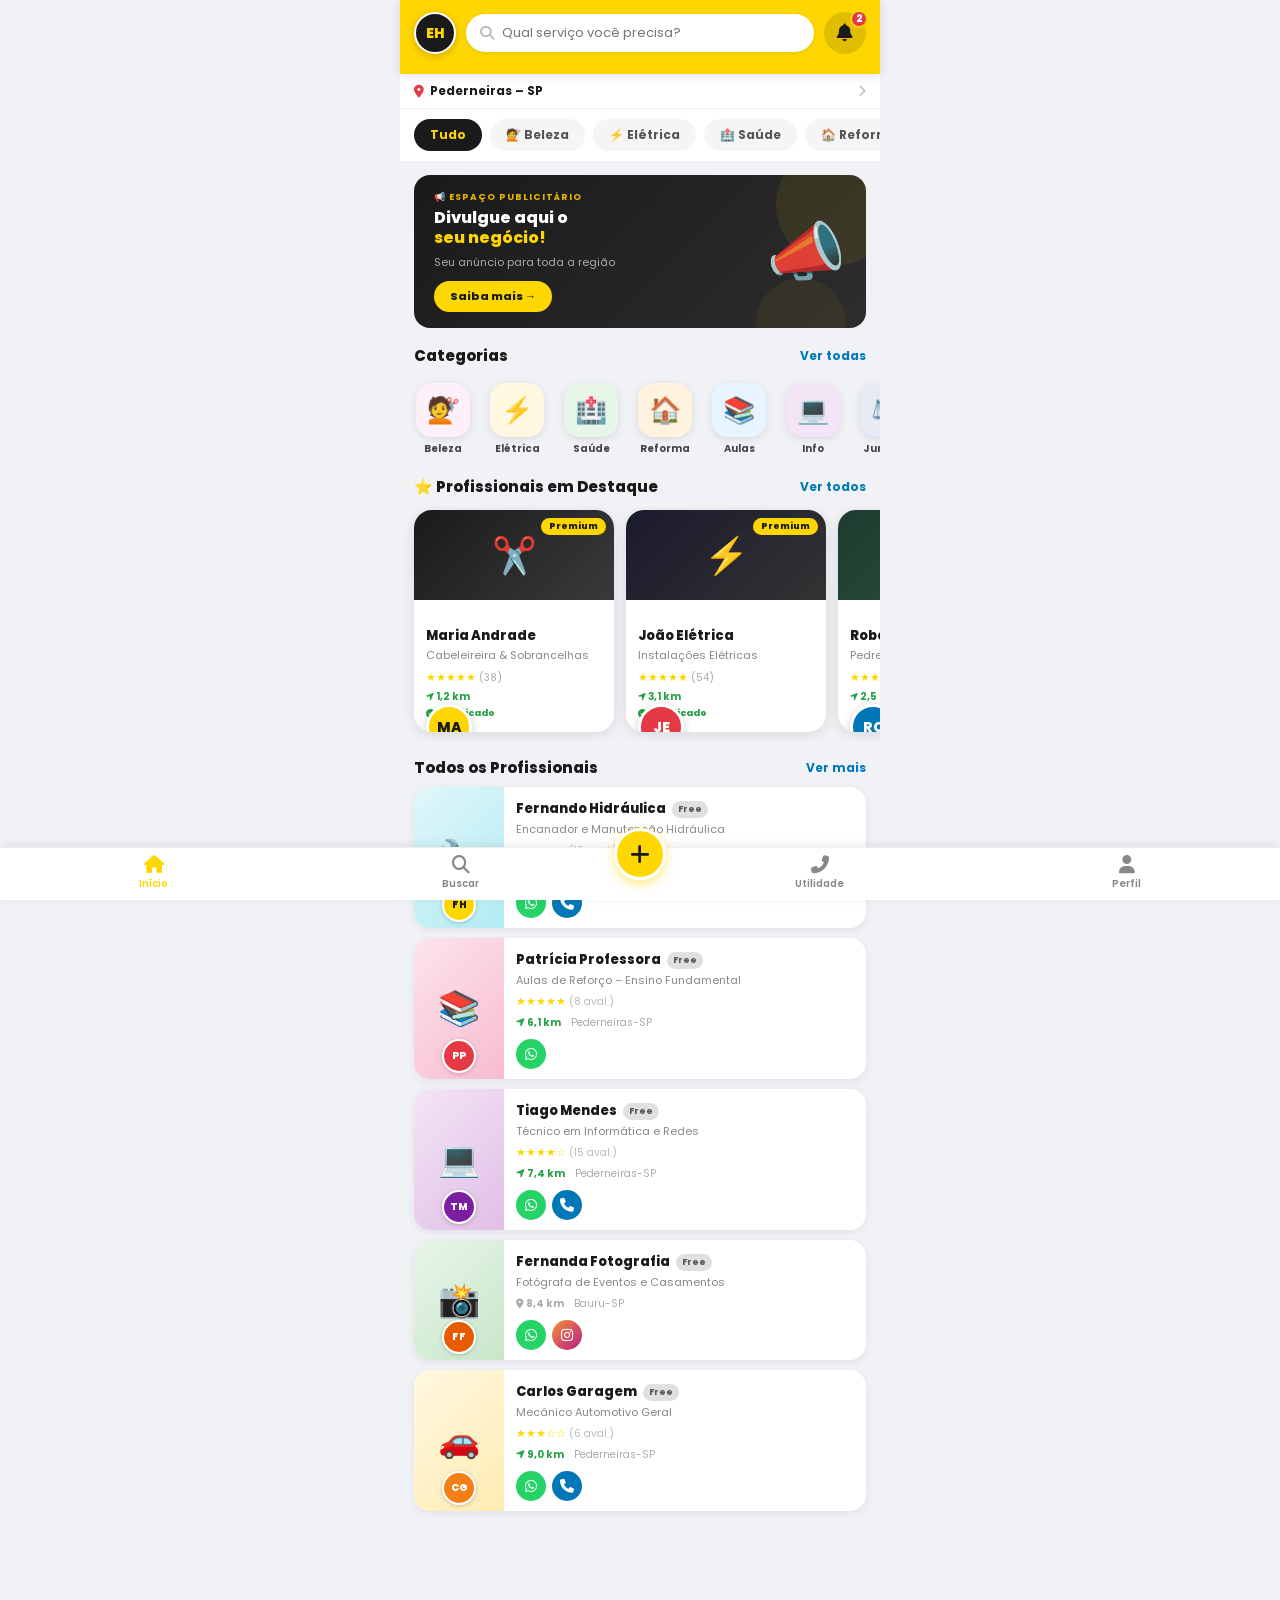
<file: index.html>
<!DOCTYPE html>
<html lang="pt-BR">
<head>
<meta charset="UTF-8"/>
<meta name="viewport" content="width=device-width, initial-scale=1.0"/>
<title>TÁNAMÃO – Profissionais e Serviços</title>
<link rel="stylesheet" href="style.css"/>
<link href="https://fonts.googleapis.com/css2?family=Poppins:wght@400;600;700;800&display=swap" rel="stylesheet"/>
<link rel="stylesheet" href="https://cdnjs.cloudflare.com/ajax/libs/font-awesome/6.5.0/css/all.min.css"/>
<style>
*,*::before,*::after{box-sizing:border-box;margin:0;padding:0;}
body{font-family:'Poppins',sans-serif;background:#f0f2f5;color:#1a1a1a;max-width:480px;margin:0 auto;padding-bottom:80px;}

/* ═══════════════════════════════
   TOPO FIXO
═══════════════════════════════ */
.app-header{
  background:#FFD700;
  padding:12px 14px 10px;
  position:sticky;top:0;z-index:100;
  box-shadow:0 2px 10px rgba(0,0,0,0.12);
}
.header-row1{
  display:flex;align-items:center;gap:10px;margin-bottom:10px;
}
/* Avatar do usuário */
.user-avatar{
  width:42px;height:42px;border-radius:50%;
  background:#1a1a1a;color:#FFD700;font-size:14px;font-weight:800;
  display:flex;align-items:center;justify-content:center;
  border:2px solid #fff;flex-shrink:0;cursor:pointer;overflow:hidden;
  box-shadow:0 2px 8px rgba(0,0,0,0.2);
}
/* Campo de busca */
.search-wrap{
  flex:1;display:flex;align-items:center;
  background:#fff;border-radius:22px;
  padding:9px 14px;gap:8px;
  box-shadow:0 1px 4px rgba(0,0,0,0.1);
}
.search-wrap i{color:#bbb;font-size:14px;}
.search-wrap input{
  flex:1;border:none;outline:none;
  font-family:'Poppins',sans-serif;font-size:13px;background:transparent;color:#1a1a1a;
}
/* Sino */
.bell-wrap{position:relative;flex-shrink:0;}
.bell-btn{
  width:42px;height:42px;border-radius:50%;
  background:rgba(0,0,0,0.12);border:none;
  color:#1a1a1a;font-size:18px;cursor:pointer;
  display:flex;align-items:center;justify-content:center;
}
.notif-badge{
  position:absolute;top:-2px;right:-2px;
  background:#e63946;color:#fff;
  border-radius:50%;min-width:18px;height:18px;
  font-size:10px;font-weight:800;
  display:flex;align-items:center;justify-content:center;
  border:2px solid #FFD700;padding:0 3px;
}

/* LOCALIZAÇÃO */
.location-strip{
  display:flex;align-items:center;gap:6px;
  padding:8px 14px;background:#fff;
  border-bottom:1px solid #f0f0f0;cursor:pointer;
}
.location-strip i{color:#e63946;font-size:13px;}
.location-strip span{font-size:12px;font-weight:700;color:#1a1a1a;flex:1;}
.location-strip .chevron{color:#bbb;font-size:12px;}

/* ═══════════════════════════════
   FILTRO CATEGORIAS (horizontal)
═══════════════════════════════ */
.filter-scroll{
  display:flex;gap:8px;
  padding:10px 14px;overflow-x:auto;background:#fff;
  border-bottom:2px solid #f0f0f0;
}
.filter-scroll::-webkit-scrollbar{display:none;}
.f-chip{
  white-space:nowrap;border:none;
  background:#f5f5f5;border-radius:20px;
  padding:7px 16px;font-family:'Poppins',sans-serif;
  font-size:12px;font-weight:700;color:#555;cursor:pointer;
  flex-shrink:0;transition:all 0.15s;
}
.f-chip.active{background:#1a1a1a;color:#FFD700;}
.f-chip:active{transform:scale(0.96);}

/* ═══════════════════════════════
   BANNER PUBLICITÁRIO
═══════════════════════════════ */
.banner-wrap{padding:12px 14px 0;}
.ad-banner{
  background:linear-gradient(135deg,#1a1a1a 0%,#2d2d2d 100%);
  border-radius:16px;padding:16px 20px;
  display:flex;align-items:center;justify-content:space-between;
  overflow:hidden;position:relative;cursor:pointer;
}
.ad-banner::before{
  content:'';position:absolute;
  right:-30px;top:-30px;
  width:120px;height:120px;border-radius:50%;
  background:rgba(255,215,0,0.08);
}
.ad-banner::after{
  content:'';position:absolute;
  right:20px;bottom:-40px;
  width:90px;height:90px;border-radius:50%;
  background:rgba(255,215,0,0.05);
}
.ad-text .ad-tag{
  font-size:9px;font-weight:700;letter-spacing:1px;
  color:#e6b800;text-transform:uppercase;margin-bottom:4px;
}
.ad-text .ad-title{
  font-size:16px;font-weight:800;color:#fff;line-height:1.25;margin-bottom:6px;
}
.ad-text .ad-title span{color:#FFD700;}
.ad-text .ad-sub{font-size:11px;color:#aaa;margin-bottom:10px;}
.btn-ad{
  background:#FFD700;color:#1a1a1a;border:none;
  border-radius:20px;padding:7px 16px;
  font-family:'Poppins',sans-serif;font-size:11px;font-weight:800;cursor:pointer;
}

/* ═══════════════════════════════
   ÍCONES DE CATEGORIAS
═══════════════════════════════ */
.section-header{
  display:flex;align-items:center;justify-content:space-between;
  padding:16px 14px 8px;
}
.section-header h2{font-size:15px;font-weight:800;}
.section-header a{font-size:12px;font-weight:700;color:#0077b6;text-decoration:none;}

.cat-icons-wrap{
  display:flex;gap:0;
  padding:0 6px 4px;overflow-x:auto;
}
.cat-icons-wrap::-webkit-scrollbar{display:none;}
.cat-icon-item{
  display:flex;flex-direction:column;align-items:center;gap:6px;
  padding:8px 10px;cursor:pointer;flex-shrink:0;min-width:72px;
}
.cat-icon-item:active .cat-icon-circle{transform:scale(0.92);}
.cat-icon-circle{
  width:54px;height:54px;border-radius:16px;
  display:flex;align-items:center;justify-content:center;
  font-size:26px;transition:transform 0.15s;
  box-shadow:0 2px 8px rgba(0,0,0,0.1);
}
.cat-icon-label{font-size:10px;font-weight:700;color:#444;text-align:center;line-height:1.2;}

/* ═══════════════════════════════
   DESTAQUES — SCROLL HORIZONTAL
═══════════════════════════════ */
.highlight-wrap{
  display:flex;gap:12px;
  padding:4px 14px 8px;overflow-x:auto;
}
.highlight-wrap::-webkit-scrollbar{display:none;}

.hl-card{
  min-width:200px;max-width:200px;
  background:#fff;border-radius:18px;
  overflow:hidden;box-shadow:0 3px 14px rgba(0,0,0,0.1);
  cursor:pointer;flex-shrink:0;position:relative;
  transition:transform 0.15s;
}
.hl-card:active{transform:scale(0.97);}
.hl-cover{
  height:90px;position:relative;overflow:hidden;
  display:flex;align-items:center;justify-content:center;font-size:36px;
}
.hl-avatar{
  position:absolute;bottom:-18px;left:12px;
  width:46px;height:46px;border-radius:50%;
  background:#FFD700;color:#1a1a1a;font-size:14px;font-weight:800;
  display:flex;align-items:center;justify-content:center;
  border:3px solid #fff;z-index:2;
  box-shadow:0 2px 8px rgba(0,0,0,0.2);
}
.hl-plan-tag{
  position:absolute;top:8px;right:8px;
  background:#FFD700;color:#1a1a1a;
  font-size:9px;font-weight:800;
  padding:2px 8px;border-radius:20px;
}
.hl-plan-tag.pro{background:#0077b6;color:#fff;}
.hl-body{padding:26px 12px 12px;}
.hl-name{font-size:13px;font-weight:800;margin-bottom:1px;}
.hl-role{font-size:11px;color:#888;margin-bottom:5px;white-space:nowrap;overflow:hidden;text-overflow:ellipsis;}
.hl-stars{font-size:11px;color:#FFD700;}
.hl-stars span{color:#aaa;font-size:10px;}
.hl-dist{font-size:10px;color:#25a244;font-weight:700;margin-top:3px;}
.hl-dist i{font-size:9px;}
.verified-tag{
  font-size:9px;color:#25a244;font-weight:800;
  display:flex;align-items:center;gap:3px;margin-top:2px;
}

/* ═══════════════════════════════
   LISTA VERTICAL — sem destaque
═══════════════════════════════ */
.list-section{padding:0 14px;}
.list-card{
  background:#fff;border-radius:16px;margin-bottom:10px;
  overflow:hidden;box-shadow:0 2px 8px rgba(0,0,0,0.07);
  cursor:pointer;display:flex;align-items:stretch;
  transition:transform 0.15s;
}
.list-card:active{transform:scale(0.98);}
.list-cover-side{
  width:90px;min-height:90px;flex-shrink:0;
  display:flex;align-items:center;justify-content:center;
  font-size:34px;position:relative;
}
.list-avatar-sm{
  position:absolute;bottom:6px;left:50%;transform:translateX(-50%);
  width:34px;height:34px;border-radius:50%;
  background:#FFD700;color:#1a1a1a;font-size:10px;font-weight:800;
  display:flex;align-items:center;justify-content:center;
  border:2px solid #fff;
  box-shadow:0 1px 4px rgba(0,0,0,0.2);
}
.list-info{flex:1;padding:12px 12px 10px;}
.list-header{display:flex;align-items:center;gap:6px;margin-bottom:2px;}
.list-name{font-size:13px;font-weight:800;}
.list-role{font-size:11px;color:#888;margin-bottom:4px;}
.list-stars{font-size:11px;color:#FFD700;}
.list-stars span{color:#bbb;font-size:10px;}
.list-meta{display:flex;align-items:center;gap:10px;margin-top:5px;flex-wrap:wrap;}
.list-dist{font-size:10px;color:#25a244;font-weight:700;}
.list-city{font-size:10px;color:#aaa;}
.list-contact-row{display:flex;gap:6px;margin-top:8px;}
.lc-btn{
  width:30px;height:30px;border-radius:50%;border:none;
  display:flex;align-items:center;justify-content:center;
  font-size:14px;cursor:pointer;color:#fff;
}

/* ═══════════════════════════════
   NOTIF DRAWER
═══════════════════════════════ */
.notif-overlay{position:fixed;inset:0;background:rgba(0,0,0,0.5);z-index:200;display:none;}
.notif-overlay.open{display:block;}
.notif-drawer{
  position:fixed;top:0;right:0;width:300px;max-width:100vw;height:100vh;
  background:#fff;z-index:201;
  transform:translateX(100%);transition:transform 0.3s cubic-bezier(.4,0,.2,1);
  display:flex;flex-direction:column;
}
.notif-drawer.open{transform:translateX(0);}
.notif-head{background:#FFD700;padding:14px 16px;display:flex;align-items:center;justify-content:space-between;}
.notif-head h2{font-size:16px;font-weight:800;}
.notif-close{background:none;border:none;font-size:20px;cursor:pointer;}
.notif-list{flex:1;overflow-y:auto;}
.notif-item{
  display:flex;gap:12px;padding:14px 16px;
  border-bottom:1px solid #f5f5f5;cursor:pointer;
}
.notif-item.unread{background:#fffde7;}
.notif-ico{width:40px;height:40px;border-radius:12px;display:flex;align-items:center;justify-content:center;font-size:18px;flex-shrink:0;}
.notif-body p{font-size:12px;color:#1a1a1a;line-height:1.5;margin-bottom:2px;}
.notif-body span{font-size:10px;color:#aaa;}
.unread-dot{width:8px;height:8px;border-radius:50%;background:#e63946;flex-shrink:0;margin-top:4px;}
.mark-all-btn{padding:12px;border:none;background:#fff;border-top:1px solid #eee;font-family:'Poppins',sans-serif;font-size:12px;font-weight:700;color:#0077b6;cursor:pointer;width:100%;}

/* MODAL LOCALIZAÇÃO */
.loc-modal{position:fixed;inset:0;background:rgba(0,0,0,0.5);z-index:300;display:none;align-items:flex-end;}
.loc-modal.open{display:flex;}
.loc-modal-card{background:#fff;border-radius:24px 24px 0 0;padding:20px 18px 36px;width:100%;}
.loc-modal-card h2{font-size:17px;font-weight:800;margin-bottom:4px;}
.loc-modal-card p{font-size:12px;color:#888;margin-bottom:16px;}
.loc-opt{display:flex;align-items:center;gap:14px;padding:14px;border-radius:14px;border:2px solid #eee;margin-bottom:8px;cursor:pointer;transition:all 0.15s;}
.loc-opt.active,.loc-opt:hover{border-color:#FFD700;background:#fffde7;}
.loc-opt-ico{width:44px;height:44px;border-radius:12px;display:flex;align-items:center;justify-content:center;font-size:22px;flex-shrink:0;}
.loc-opt-title{font-size:14px;font-weight:700;}
.loc-opt-sub{font-size:11px;color:#888;}
.loc-input{width:100%;border:2px solid #eee;border-radius:12px;padding:12px 14px;font-family:'Poppins',sans-serif;font-size:13px;outline:none;margin-top:6px;display:none;}
.loc-input:focus{border-color:#FFD700;}
.btn-confirmar-loc{width:100%;background:#FFD700;color:#1a1a1a;border:none;border-radius:14px;padding:15px;font-family:'Poppins',sans-serif;font-size:15px;font-weight:800;cursor:pointer;margin-top:14px;}
</style>
</head>
<body>

<!-- ══════════ TOPO ══════════ -->
<div class="app-header">
  <div class="header-row1">
    <!-- AVATAR DO USUÁRIO -->
    <a href="minha-conta.html">
      <div class="user-avatar" title="Minha Conta">EH</div>
    </a>
    <!-- BUSCA -->
    <div class="search-wrap" onclick="window.location='busca.html'" style="cursor:pointer;">
      <i class="fas fa-search"></i>
      <input type="text" placeholder="Qual serviço você precisa?" readonly style="cursor:pointer;"/>
    </div>
    <!-- SINO -->
    <div class="bell-wrap">
      <button class="bell-btn" onclick="abrirNotif()" title="Notificações">
        <i class="fas fa-bell"></i>
      </button>
      <div class="notif-badge" id="notifBadge">2</div>
    </div>
  </div>
</div>

<!-- ══════════ LOCALIZAÇÃO ══════════ -->
<div class="location-strip" onclick="abrirLocModal()">
  <i class="fas fa-map-marker-alt"></i>
  <span id="locLabel">Pederneiras – SP</span>
  <i class="fas fa-chevron-right chevron"></i>
</div>

<!-- ══════════ FILTRO POR CATEGORIA ══════════ -->
<div class="filter-scroll" id="filterScroll">
  <button class="f-chip active" onclick="filtrar(this,'Tudo')">Tudo</button>
  <button class="f-chip" onclick="filtrar(this,'Beleza')">💇 Beleza</button>
  <button class="f-chip" onclick="filtrar(this,'Elétrica')">⚡ Elétrica</button>
  <button class="f-chip" onclick="filtrar(this,'Saúde')">🏥 Saúde</button>
  <button class="f-chip" onclick="filtrar(this,'Reforma')">🏠 Reforma</button>
  <button class="f-chip" onclick="filtrar(this,'Aulas')">📚 Aulas</button>
  <button class="f-chip" onclick="filtrar(this,'Informática')">💻 Info</button>
  <button class="f-chip" onclick="filtrar(this,'Advocacia')">⚖️ Juridico</button>
  <button class="f-chip" onclick="filtrar(this,'Fotografia')">📸 Foto</button>
  <button class="f-chip" onclick="filtrar(this,'Automotivo')">🚗 Auto</button>
</div>

<!-- ══════════ BANNER PUBLICITÁRIO ══════════ -->
<div class="banner-wrap">
  <div class="ad-banner" onclick="window.location='planos.html'">
    <div class="ad-text">
      <div class="ad-tag">📢 Espaço Publicitário</div>
      <div class="ad-title">Divulgue aqui o<br/><span>seu negócio!</span></div>
      <div class="ad-sub">Seu anúncio para toda a região</div>
      <button class="btn-ad">Saiba mais →</button>
    </div>
    <div style="font-size:64px;z-index:1;position:relative;opacity:0.9;">📣</div>
  </div>
</div>

<!-- ══════════ ÍCONES DE CATEGORIAS ══════════ -->
<div class="section-header">
  <h2>Categorias</h2>
  <a href="busca.html">Ver todas</a>
</div>
<div class="cat-icons-wrap">
  <div class="cat-icon-item" onclick="filtrarCat('Beleza')">
    <div class="cat-icon-circle" style="background:#fdf0fb;">💇</div>
    <span class="cat-icon-label">Beleza</span>
  </div>
  <div class="cat-icon-item" onclick="filtrarCat('Elétrica')">
    <div class="cat-icon-circle" style="background:#fff8e1;">⚡</div>
    <span class="cat-icon-label">Elétrica</span>
  </div>
  <div class="cat-icon-item" onclick="filtrarCat('Saúde')">
    <div class="cat-icon-circle" style="background:#e8f5e9;">🏥</div>
    <span class="cat-icon-label">Saúde</span>
  </div>
  <div class="cat-icon-item" onclick="filtrarCat('Reforma')">
    <div class="cat-icon-circle" style="background:#fff3e0;">🏠</div>
    <span class="cat-icon-label">Reforma</span>
  </div>
  <div class="cat-icon-item" onclick="filtrarCat('Aulas')">
    <div class="cat-icon-circle" style="background:#e8f4ff;">📚</div>
    <span class="cat-icon-label">Aulas</span>
  </div>
  <div class="cat-icon-item" onclick="filtrarCat('Informática')">
    <div class="cat-icon-circle" style="background:#f3e5f5;">💻</div>
    <span class="cat-icon-label">Info</span>
  </div>
  <div class="cat-icon-item" onclick="filtrarCat('Advocacia')">
    <div class="cat-icon-circle" style="background:#e8eaf6;">⚖️</div>
    <span class="cat-icon-label">Jurídico</span>
  </div>
  <div class="cat-icon-item" onclick="filtrarCat('Automotivo')">
    <div class="cat-icon-circle" style="background:#fce4ec;">🚗</div>
    <span class="cat-icon-label">Auto</span>
  </div>
  <div class="cat-icon-item" onclick="filtrarCat('Fotografia')">
    <div class="cat-icon-circle" style="background:#e0f7fa;">📸</div>
    <span class="cat-icon-label">Foto</span>
  </div>
  <div class="cat-icon-item" onclick="filtrarCat('Contabilidade')">
    <div class="cat-icon-circle" style="background:#f1f8e9;">📊</div>
    <span class="cat-icon-label">Contab.</span>
  </div>
  <div class="cat-icon-item" onclick="filtrarCat('Hidráulica')">
    <div class="cat-icon-circle" style="background:#e3f2fd;">🔧</div>
    <span class="cat-icon-label">Hidráulica</span>
  </div>
  <div class="cat-icon-item" onclick="window.location='busca.html'">
    <div class="cat-icon-circle" style="background:#f5f5f5;">+</div>
    <span class="cat-icon-label">Ver todas</span>
  </div>
</div>

<!-- ══════════ DESTAQUES — SCROLL HORIZONTAL ══════════ -->
<div class="section-header" style="padding-top:8px;">
  <h2>⭐ Profissionais em Destaque</h2>
  <a href="busca.html">Ver todos</a>
</div>
<div class="highlight-wrap" id="highlightWrap">

  <!-- PREMIUM 1 -->
  <a href="perfil.html" class="hl-card">
    <div class="hl-cover" style="background:linear-gradient(135deg,#1a1a1a,#3a3a3a);">✂️
      <span class="hl-plan-tag">Premium</span>
    </div>
    <div class="hl-avatar">MA</div>
    <div class="hl-body">
      <div class="hl-name">Maria Andrade</div>
      <div class="hl-role">Cabeleireira &amp; Sobrancelhas</div>
      <div class="hl-stars">★★★★★ <span>(38)</span></div>
      <div class="hl-dist"><i class="fas fa-location-arrow"></i> 1,2 km</div>
      <div class="verified-tag"><i class="fas fa-check-circle" style="color:#25a244;"></i> Verificado</div>
    </div>
  </a>

  <!-- PREMIUM 2 -->
  <a href="perfil.html" class="hl-card">
    <div class="hl-cover" style="background:linear-gradient(135deg,#1a1a2e,#333);">⚡
      <span class="hl-plan-tag">Premium</span>
    </div>
    <div class="hl-avatar" style="background:#e63946;color:#fff;">JE</div>
    <div class="hl-body">
      <div class="hl-name">João Elétrica</div>
      <div class="hl-role">Instalações Elétricas</div>
      <div class="hl-stars">★★★★★ <span>(54)</span></div>
      <div class="hl-dist"><i class="fas fa-location-arrow"></i> 3,1 km</div>
      <div class="verified-tag"><i class="fas fa-check-circle" style="color:#25a244;"></i> Verificado</div>
    </div>
  </a>

  <!-- PRÓ 1 -->
  <a href="perfil.html" class="hl-card">
    <div class="hl-cover" style="background:linear-gradient(135deg,#1e3a2f,#2d5a3d);">🍽️
      <span class="hl-plan-tag pro">Pró</span>
    </div>
    <div class="hl-avatar" style="background:#0077b6;color:#fff;">RC</div>
    <div class="hl-body">
      <div class="hl-name">Roberto Construções</div>
      <div class="hl-role">Pedreiro e Reformas</div>
      <div class="hl-stars">★★★★☆ <span>(21)</span></div>
      <div class="hl-dist"><i class="fas fa-location-arrow"></i> 2,5 km</div>
    </div>
  </a>

  <!-- PRÓ 2 -->
  <a href="perfil.html" class="hl-card">
    <div class="hl-cover" style="background:linear-gradient(135deg,#2c1810,#5a3020);">📸
      <span class="hl-plan-tag pro">Pró</span>
    </div>
    <div class="hl-avatar" style="background:#25a244;color:#fff;">LS</div>
    <div class="hl-body">
      <div class="hl-name">Luciana Silva</div>
      <div class="hl-role">Nutricionista Clínica</div>
      <div class="hl-stars">★★★★★ <span>(17)</span></div>
      <div class="hl-dist"><i class="fas fa-location-arrow"></i> 4,0 km</div>
    </div>
  </a>

  <!-- PRÓ 3 -->
  <a href="perfil.html" class="hl-card">
    <div class="hl-cover" style="background:linear-gradient(135deg,#1a1a3e,#2a2a5a);">⚖️
      <span class="hl-plan-tag pro">Pró</span>
    </div>
    <div class="hl-avatar" style="background:#0a66c2;color:#fff;">DR</div>
    <div class="hl-body">
      <div class="hl-name">Dr. Rafael Mendes</div>
      <div class="hl-role">Advogado Civil</div>
      <div class="hl-stars">★★★★☆ <span>(29)</span></div>
      <div class="hl-dist"><i class="fas fa-location-arrow"></i> 12 km</div>
    </div>
  </a>

</div>

<!-- ══════════ LISTA VERTICAL — SEM DESTAQUE ══════════ -->
<div class="section-header">
  <h2>Todos os Profissionais</h2>
  <a href="busca.html">Ver mais</a>
</div>

<div class="list-section" id="listSection">

  <a href="perfil.html" class="list-card">
    <div class="list-cover-side" style="background:linear-gradient(135deg,#e0f7fa,#b2ebf2);">🔧
      <div class="list-avatar-sm">FH</div>
    </div>
    <div class="list-info">
      <div class="list-header">
        <span class="list-name">Fernando Hidráulica</span>
        <span class="badge badge-free" style="font-size:9px;padding:2px 6px;">Free</span>
      </div>
      <div class="list-role">Encanador e Manutenção Hidráulica</div>
      <div class="list-stars">★★★★☆ <span>(12 aval.)</span></div>
      <div class="list-meta">
        <span class="list-dist"><i class="fas fa-location-arrow"></i> 5,3 km</span>
        <span class="list-city">Pederneiras-SP</span>
      </div>
      <div class="list-contact-row">
        <button class="lc-btn" style="background:#25D366;" onclick="event.stopPropagation()"><i class="fab fa-whatsapp"></i></button>
        <button class="lc-btn" style="background:#0077b6;" onclick="event.stopPropagation()"><i class="fas fa-phone"></i></button>
      </div>
    </div>
  </a>

  <a href="perfil.html" class="list-card">
    <div class="list-cover-side" style="background:linear-gradient(135deg,#fce4ec,#f8bbd0);">📚
      <div class="list-avatar-sm" style="background:#e63946;color:#fff;">PP</div>
    </div>
    <div class="list-info">
      <div class="list-header">
        <span class="list-name">Patrícia Professora</span>
        <span class="badge badge-free" style="font-size:9px;padding:2px 6px;">Free</span>
      </div>
      <div class="list-role">Aulas de Reforço – Ensino Fundamental</div>
      <div class="list-stars">★★★★★ <span>(8 aval.)</span></div>
      <div class="list-meta">
        <span class="list-dist"><i class="fas fa-location-arrow"></i> 6,1 km</span>
        <span class="list-city">Pederneiras-SP</span>
      </div>
      <div class="list-contact-row">
        <button class="lc-btn" style="background:#25D366;" onclick="event.stopPropagation()"><i class="fab fa-whatsapp"></i></button>
      </div>
    </div>
  </a>

  <a href="perfil.html" class="list-card">
    <div class="list-cover-side" style="background:linear-gradient(135deg,#f3e5f5,#e1bee7);">💻
      <div class="list-avatar-sm" style="background:#7b1fa2;color:#fff;">TM</div>
    </div>
    <div class="list-info">
      <div class="list-header">
        <span class="list-name">Tiago Mendes</span>
        <span class="badge badge-free" style="font-size:9px;padding:2px 6px;">Free</span>
      </div>
      <div class="list-role">Técnico em Informática e Redes</div>
      <div class="list-stars">★★★★☆ <span>(15 aval.)</span></div>
      <div class="list-meta">
        <span class="list-dist"><i class="fas fa-location-arrow"></i> 7,4 km</span>
        <span class="list-city">Pederneiras-SP</span>
      </div>
      <div class="list-contact-row">
        <button class="lc-btn" style="background:#25D366;" onclick="event.stopPropagation()"><i class="fab fa-whatsapp"></i></button>
        <button class="lc-btn" style="background:#0077b6;" onclick="event.stopPropagation()"><i class="fas fa-phone"></i></button>
      </div>
    </div>
  </a>

  <a href="perfil.html" class="list-card">
    <div class="list-cover-side" style="background:linear-gradient(135deg,#e8f5e9,#c8e6c9);">📸
      <div class="list-avatar-sm" style="background:#e65c00;color:#fff;">FF</div>
    </div>
    <div class="list-info">
      <div class="list-header">
        <span class="list-name">Fernanda Fotografia</span>
        <span class="badge badge-free" style="font-size:9px;padding:2px 6px;">Free</span>
      </div>
      <div class="list-role">Fotógrafa de Eventos e Casamentos</div>
      <div class="list-meta">
        <span class="list-dist" style="color:#aaa;"><i class="fas fa-map-marker-alt"></i> 8,4 km</span>
        <span class="list-city">Bauru-SP</span>
      </div>
      <div class="list-contact-row">
        <button class="lc-btn" style="background:#25D366;" onclick="event.stopPropagation()"><i class="fab fa-whatsapp"></i></button>
        <button class="lc-btn" style="background:linear-gradient(135deg,#f09433,#bc1888);" onclick="event.stopPropagation()"><i class="fab fa-instagram"></i></button>
      </div>
    </div>
  </a>

  <a href="perfil.html" class="list-card">
    <div class="list-cover-side" style="background:linear-gradient(135deg,#fff8e1,#ffecb3);">🚗
      <div class="list-avatar-sm" style="background:#f57f17;color:#fff;">CG</div>
    </div>
    <div class="list-info">
      <div class="list-header">
        <span class="list-name">Carlos Garagem</span>
        <span class="badge badge-free" style="font-size:9px;padding:2px 6px;">Free</span>
      </div>
      <div class="list-role">Mecânico Automotivo Geral</div>
      <div class="list-stars">★★★☆☆ <span>(6 aval.)</span></div>
      <div class="list-meta">
        <span class="list-dist"><i class="fas fa-location-arrow"></i> 9,0 km</span>
        <span class="list-city">Pederneiras-SP</span>
      </div>
      <div class="list-contact-row">
        <button class="lc-btn" style="background:#25D366;" onclick="event.stopPropagation()"><i class="fab fa-whatsapp"></i></button>
        <button class="lc-btn" style="background:#0077b6;" onclick="event.stopPropagation()"><i class="fas fa-phone"></i></button>
      </div>
    </div>
  </a>

</div>

<!-- ══════════ NOTIF DRAWER ══════════ -->
<div class="notif-overlay" id="notifOverlay" onclick="fecharNotif()"></div>
<div class="notif-drawer" id="notifDrawer">
  <div class="notif-head">
    <h2>🔔 Notificações</h2>
    <button class="notif-close" onclick="fecharNotif()"><i class="fas fa-times"></i></button>
  </div>
  <div class="notif-list">
    <div class="notif-item unread">
      <div class="notif-ico" style="background:#fffde7;">⭐</div>
      <div class="notif-body"><p><strong>Ana Souza</strong> avaliou seu perfil com ★★★★★</p><span>há 2 horas</span></div>
      <div class="unread-dot"></div>
    </div>
    <div class="notif-item unread">
      <div class="notif-ico" style="background:#e8f5e9;">💬</div>
      <div class="notif-body"><p><strong>Carla Lima</strong>: "Você atende aos sábados?"</p><span>há 4 horas</span></div>
      <div class="unread-dot"></div>
    </div>
    <div class="notif-item">
      <div class="notif-ico" style="background:#e8f4ff;">📣</div>
      <div class="notif-body"><p>Seu perfil foi <strong>visualizado 28 vezes</strong> hoje</p><span>há 6 horas</span></div>
    </div>
    <div class="notif-item">
      <div class="notif-ico" style="background:#fffde7;">⭐</div>
      <div class="notif-body"><p><strong>Joana Pereira</strong> avaliou seu perfil com ★★★★☆</p><span>há 1 dia</span></div>
    </div>
  </div>
  <button class="mark-all-btn" onclick="marcarLidas()"><i class="fas fa-check-double"></i> Marcar todas como lidas</button>
</div>

<!-- ══════════ MODAL LOCALIZAÇÃO ══════════ -->
<div class="loc-modal" id="locModal">
  <div class="loc-modal-card">
    <h2>📍 Onde você está?</h2>
    <p>Escolha como definir sua localização</p>
    <div class="loc-opt active" id="optGps" onclick="escolherLoc('gps')">
      <div class="loc-opt-ico" style="background:#e8f5e9;">🛰️</div>
      <div><div class="loc-opt-title">Usar GPS automático</div><div class="loc-opt-sub">Detectar minha localização atual</div></div>
    </div>
    <div class="loc-opt" id="optManual" onclick="escolherLoc('manual')">
      <div class="loc-opt-ico" style="background:#fffde7;">🏙️</div>
      <div><div class="loc-opt-title">Digitar cidade</div><div class="loc-opt-sub">Buscar em qualquer cidade do Brasil</div></div>
    </div>
    <input class="loc-input" id="locInputManual" placeholder="Ex: Bauru – SP, Campinas – SP..."/>
    <button class="btn-confirmar-loc" onclick="confirmarLoc()"><i class="fas fa-check"></i> Confirmar</button>
  </div>
</div>

<nav class="bottom-nav">
  <a href="index.html" class="nav-item active"><i class="fas fa-home"></i><span>Início</span></a>
  <a href="busca.html" class="nav-item"><i class="fas fa-search"></i><span>Buscar</span></a>
  <a href="cadastro.html" class="nav-item nav-center"><i class="fas fa-plus"></i></a>
  <a href="utilidade.html" class="nav-item"><i class="fas fa-phone-alt"></i><span>Utilidade</span></a>
  <a href="minha-conta.html" class="nav-item"><i class="fas fa-user"></i><span>Perfil</span></a>
</nav>

<script>
// FILTRO CHIPS
function filtrar(el, cat){
  document.querySelectorAll('.f-chip').forEach(c=>c.classList.remove('active'));
  el.classList.add('active');
  if(cat !== 'Tudo'){
    document.getElementById('listSection').scrollIntoView({behavior:'smooth',block:'start'});
  }
}
function filtrarCat(cat){
  window.location = 'busca.html';
}

// NOTIF
function abrirNotif(){
  document.getElementById('notifDrawer').classList.add('open');
  document.getElementById('notifOverlay').classList.add('open');
}
function fecharNotif(){
  document.getElementById('notifDrawer').classList.remove('open');
  document.getElementById('notifOverlay').classList.remove('open');
}
function marcarLidas(){
  document.querySelectorAll('.notif-item.unread').forEach(i=>{
    i.classList.remove('unread');
    var d=i.querySelector('.unread-dot');
    if(d)d.remove();
  });
  document.getElementById('notifBadge').style.display='none';
}

// LOCALIZAÇÃO
function abrirLocModal(){ document.getElementById('locModal').classList.add('open'); }
function fecharLocModal(){ document.getElementById('locModal').classList.remove('open'); }
function escolherLoc(tipo){
  document.querySelectorAll('.loc-opt').forEach(o=>o.classList.remove('active'));
  document.getElementById('opt'+tipo.charAt(0).toUpperCase()+tipo.slice(1)).classList.add('active');
  document.getElementById('locInputManual').style.display = tipo==='manual'?'block':'none';
  if(tipo==='gps' && navigator.geolocation){
    navigator.geolocation.getCurrentPosition(pos=>{
      document.getElementById('locLabel').textContent = 'Localização GPS ativa';
    });
  }
}
function confirmarLoc(){
  var manual = document.getElementById('locInputManual').value.trim();
  if(manual) document.getElementById('locLabel').textContent = manual;
  fecharLocModal();
}
document.getElementById('locModal').addEventListener('click',function(e){
  if(e.target===this) fecharLocModal();
});

// GPS automático ao abrir
if(navigator.geolocation){
  navigator.geolocation.getCurrentPosition(pos=>{
    document.getElementById('locLabel').textContent = 'Sua localização atual';
  });
}
</script>
</body>
</html>
</file>
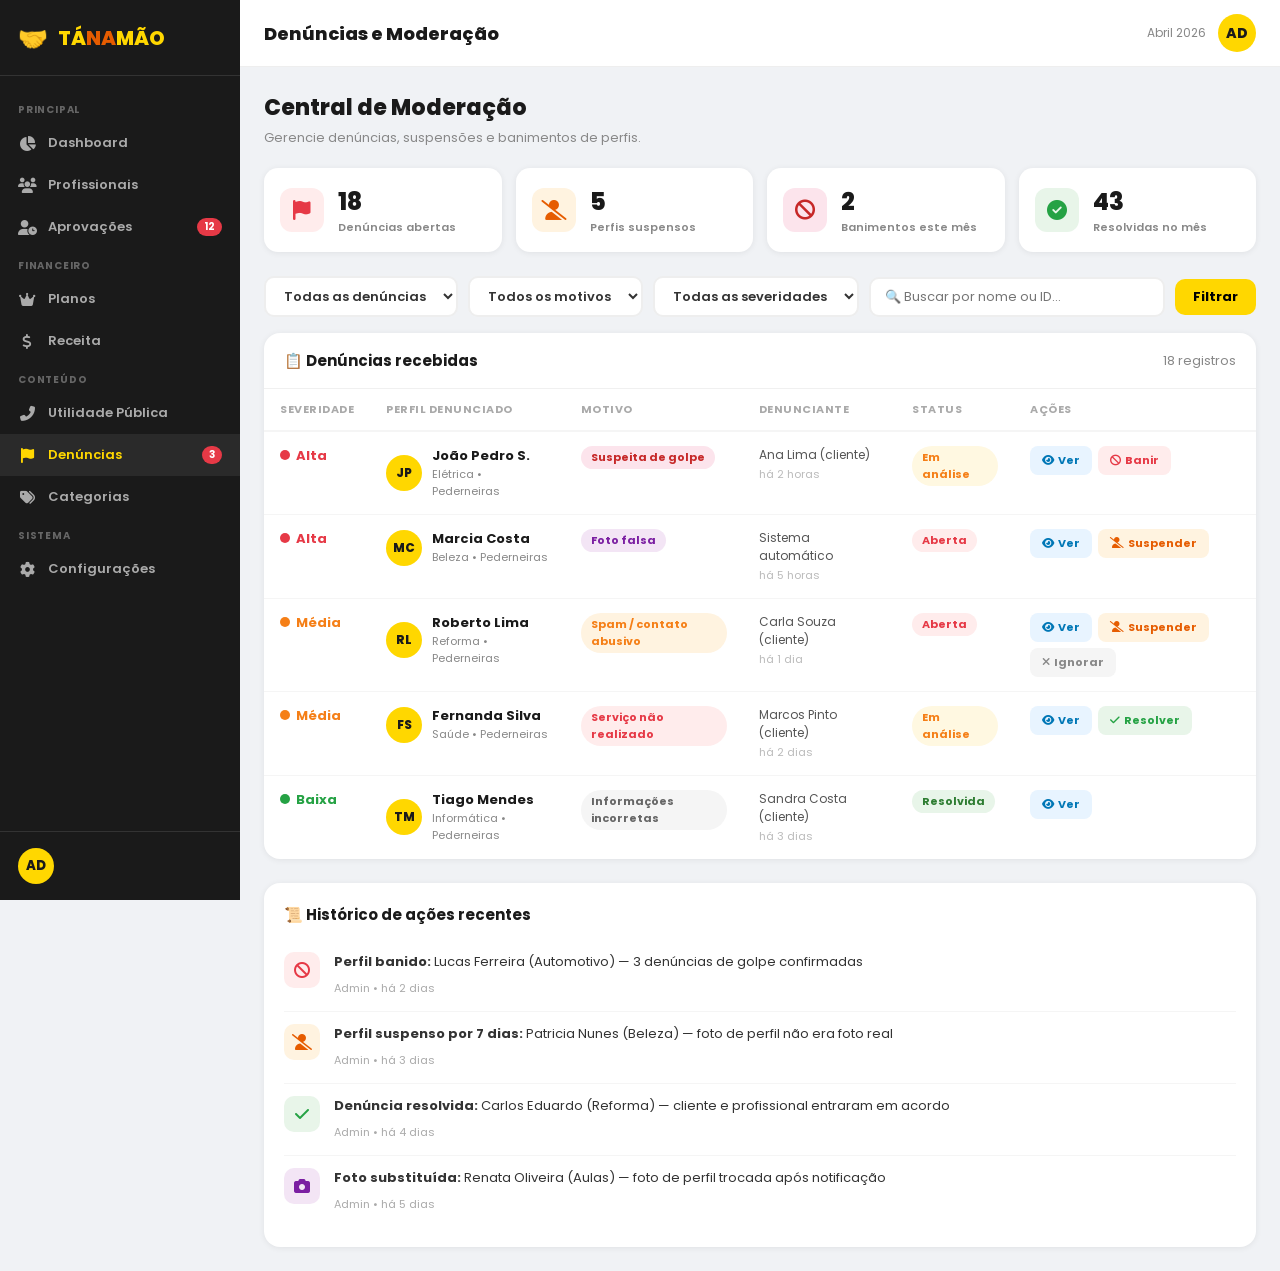
<file: admin-denuncias.html>
<!DOCTYPE html>
<html lang="pt-BR">
<head>
<meta charset="UTF-8"/>
<meta name="viewport" content="width=device-width, initial-scale=1.0"/>
<title>Denúncias e Moderação – Admin TÁNAMÃO</title>
<link href="https://fonts.googleapis.com/css2?family=Poppins:wght@400;600;700;800&display=swap" rel="stylesheet"/>
<link rel="stylesheet" href="https://cdnjs.cloudflare.com/ajax/libs/font-awesome/6.5.0/css/all.min.css"/>
<style>
*,*::before,*::after{box-sizing:border-box;margin:0;padding:0;}
body{font-family:'Poppins',sans-serif;background:#f0f2f5;color:#1a1a1a;display:flex;min-height:100vh;}
a{text-decoration:none;color:inherit;}

/* SIDEBAR */
.sidebar{width:240px;background:#1a1a1a;min-height:100vh;display:flex;flex-direction:column;position:fixed;left:0;top:0;bottom:0;z-index:100;}
.sidebar-logo{padding:20px 18px;border-bottom:1px solid #333;display:flex;align-items:center;gap:10px;}
.sidebar-logo .logo-text{font-size:20px;font-weight:800;color:#FFD700;}
.sidebar-logo .logo-text span{color:#e65c00;}
.sidebar-nav{flex:1;padding:16px 0;}
.nav-group-label{font-size:10px;font-weight:700;color:#666;text-transform:uppercase;letter-spacing:0.8px;padding:10px 18px 4px;}
.sidebar-link{display:flex;align-items:center;gap:12px;padding:11px 18px;font-size:13px;font-weight:600;color:#aaa;transition:all 0.2s;cursor:pointer;}
.sidebar-link:hover,.sidebar-link.active{background:#2a2a2a;color:#FFD700;}
.sidebar-link i{width:18px;text-align:center;font-size:15px;}
.sidebar-badge{margin-left:auto;background:#e63946;color:#fff;border-radius:20px;font-size:10px;font-weight:700;padding:1px 7px;}
.sidebar-footer{padding:16px 18px;border-top:1px solid #333;}
.sidebar-avatar{width:36px;height:36px;border-radius:50%;background:#FFD700;color:#1a1a1a;font-size:13px;font-weight:800;display:flex;align-items:center;justify-content:center;}

/* MAIN */
.main{margin-left:240px;flex:1;}
.topbar{background:#fff;padding:14px 24px;display:flex;align-items:center;justify-content:space-between;border-bottom:1px solid #eee;position:sticky;top:0;z-index:50;}
.topbar h1{font-size:18px;font-weight:800;}
.topbar-right{display:flex;align-items:center;gap:12px;}
.topbar-avatar{width:38px;height:38px;border-radius:50%;background:#FFD700;color:#1a1a1a;font-size:14px;font-weight:800;display:flex;align-items:center;justify-content:center;}

.content{padding:24px;}
.page-title{font-size:22px;font-weight:800;margin-bottom:4px;}
.page-sub{font-size:13px;color:#888;margin-bottom:20px;}

/* STATS ROW */
.stats-row{display:grid;grid-template-columns:repeat(4,1fr);gap:14px;margin-bottom:24px;}
.stat-card{background:#fff;border-radius:14px;padding:16px;box-shadow:0 1px 6px rgba(0,0,0,0.07);display:flex;gap:14px;align-items:center;}
.stat-icon-box{width:44px;height:44px;border-radius:12px;display:flex;align-items:center;justify-content:center;font-size:20px;flex-shrink:0;}
.stat-value{font-size:24px;font-weight:800;}
.stat-label{font-size:11px;color:#888;font-weight:600;}

/* FILTERS */
.filters-bar{display:flex;gap:10px;margin-bottom:16px;flex-wrap:wrap;align-items:center;}
.filter-select{
  border:2px solid #eee;border-radius:10px;padding:8px 14px;
  font-family:'Poppins',sans-serif;font-size:13px;font-weight:600;outline:none;
  background:#fff;cursor:pointer;color:#333;
}
.filter-select:focus{border-color:#FFD700;}
.search-input{
  flex:1;min-width:200px;border:2px solid #eee;border-radius:10px;
  padding:8px 14px;font-family:'Poppins',sans-serif;font-size:13px;outline:none;
}
.search-input:focus{border-color:#FFD700;}
.btn-filter{
  background:#FFD700;border:none;border-radius:10px;padding:8px 18px;
  font-family:'Poppins',sans-serif;font-size:13px;font-weight:700;cursor:pointer;
}

/* DENÚNCIAS TABLE */
.denuncias-table{background:#fff;border-radius:16px;box-shadow:0 1px 6px rgba(0,0,0,0.07);overflow:hidden;margin-bottom:24px;}
.dt-header{padding:16px 20px;border-bottom:1px solid #f0f0f0;display:flex;justify-content:space-between;align-items:center;}
.dt-header h3{font-size:15px;font-weight:700;}
.dt-count{font-size:13px;color:#888;}
table{width:100%;border-collapse:collapse;}
th{font-size:11px;font-weight:700;color:#aaa;text-transform:uppercase;letter-spacing:0.5px;padding:12px 16px;text-align:left;border-bottom:2px solid #f5f5f5;}
td{font-size:13px;padding:14px 16px;border-bottom:1px solid #f5f5f5;vertical-align:top;}
tr:last-child td{border-bottom:none;}
tr:hover td{background:#fafafa;}

.accused-wrap{display:flex;align-items:center;gap:10px;}
.accused-avatar{width:36px;height:36px;border-radius:50%;background:#FFD700;color:#1a1a1a;font-size:12px;font-weight:800;display:flex;align-items:center;justify-content:center;flex-shrink:0;}
.accused-name{font-weight:700;font-size:13px;}
.accused-cat{font-size:11px;color:#888;}

.motivo-badge{display:inline-block;padding:3px 10px;border-radius:20px;font-size:11px;font-weight:700;}
.m-fraude{background:#ffecec;color:#e63946;}
.m-spam{background:#fff3e0;color:#f57f17;}
.m-foto{background:#f3e5f5;color:#7b1fa2;}
.m-golpe{background:#fce4ec;color:#c62828;}
.m-outro{background:#f5f5f5;color:#666;}

.severity-dot{width:10px;height:10px;border-radius:50%;display:inline-block;margin-right:6px;}
.sev-alta{background:#e63946;}
.sev-media{background:#f57f17;}
.sev-baixa{background:#25a244;}

.actions-cell{display:flex;gap:6px;flex-wrap:wrap;}
.btn-action{border:none;border-radius:8px;padding:6px 12px;font-family:'Poppins',sans-serif;font-size:11px;font-weight:700;cursor:pointer;display:flex;align-items:center;gap:4px;}
.btn-ver{background:#e8f4ff;color:#0077b6;}
.btn-suspender{background:#fff3e0;color:#e65c00;}
.btn-banir{background:#ffecec;color:#e63946;}
.btn-ignorar{background:#f5f5f5;color:#888;}
.btn-resolver{background:#e8f5e9;color:#25a244;}

.reporter-info{font-size:12px;color:#555;}
.reporter-date{font-size:11px;color:#bbb;margin-top:2px;}

/* MODAL */
.modal-overlay{position:fixed;inset:0;background:rgba(0,0,0,0.5);z-index:200;display:none;align-items:center;justify-content:center;padding:24px;}
.modal-overlay.open{display:flex;}
.modal{background:#fff;border-radius:20px;padding:24px;max-width:520px;width:100%;max-height:90vh;overflow-y:auto;}
.modal-header{display:flex;justify-content:space-between;align-items:center;margin-bottom:16px;}
.modal-header h2{font-size:18px;font-weight:800;}
.modal-close{background:none;border:none;font-size:20px;cursor:pointer;color:#888;}
.modal-section{margin-bottom:16px;}
.modal-section h4{font-size:12px;font-weight:700;color:#aaa;text-transform:uppercase;letter-spacing:0.5px;margin-bottom:8px;}
.modal-section p{font-size:13px;color:#444;line-height:1.6;}
.profile-preview{display:flex;align-items:center;gap:14px;background:#f9f9f9;border-radius:12px;padding:14px;margin-bottom:14px;}
.preview-avatar{width:52px;height:52px;border-radius:50%;background:#FFD700;color:#1a1a1a;font-size:18px;font-weight:800;display:flex;align-items:center;justify-content:center;}
.modal-actions{display:flex;gap:8px;flex-wrap:wrap;margin-top:16px;}
.btn-modal{flex:1;border:none;border-radius:12px;padding:12px;font-family:'Poppins',sans-serif;font-size:13px;font-weight:700;cursor:pointer;min-width:120px;}
.btn-m-ignorar{background:#f0f0f0;color:#888;}
.btn-m-suspender{background:#fff3e0;color:#e65c00;}
.btn-m-banir{background:#e63946;color:#fff;}
.btn-m-resolver{background:#25a244;color:#fff;}
.textarea-obs{
  width:100%;border:2px solid #eee;border-radius:10px;padding:10px 14px;
  font-family:'Poppins',sans-serif;font-size:13px;outline:none;
  resize:vertical;min-height:70px;margin-top:8px;
}
.textarea-obs:focus{border-color:#FFD700;}

/* HISTÓRICO */
.historico-section{background:#fff;border-radius:16px;padding:20px;box-shadow:0 1px 6px rgba(0,0,0,0.07);}
.historico-section h3{font-size:15px;font-weight:700;margin-bottom:14px;}
.hist-item{display:flex;gap:14px;padding:12px 0;border-bottom:1px solid #f5f5f5;}
.hist-item:last-child{border:none;}
.hist-icon{width:36px;height:36px;border-radius:10px;display:flex;align-items:center;justify-content:center;font-size:16px;flex-shrink:0;}
.hist-body p{font-size:13px;color:#333;margin-bottom:2px;}
.hist-body span{font-size:11px;color:#aaa;}

@media(max-width:900px){
  .sidebar{width:60px;}
  .sidebar-logo .logo-text,.sidebar-link span,.nav-group-label,.sidebar-badge,.sidebar-footer{display:none;}
  .main{margin-left:60px;}
  .stats-row{grid-template-columns:1fr 1fr;}
  table{font-size:11px;}
  th,td{padding:10px 10px;}
  .actions-cell{flex-direction:column;}
}
</style>
</head>
<body>

<!-- SIDEBAR -->
<nav class="sidebar">
  <div class="sidebar-logo">
    <span style="font-size:24px;">🤝</span>
    <span class="logo-text">TÁ<span>NA</span>MÃO</span>
  </div>
  <div class="sidebar-nav">
    <div class="nav-group-label">Principal</div>
    <a href="admin.html" class="sidebar-link"><i class="fas fa-chart-pie"></i><span>Dashboard</span></a>
    <a href="#" class="sidebar-link"><i class="fas fa-users"></i><span>Profissionais</span></a>
    <a href="#" class="sidebar-link"><i class="fas fa-user-clock"></i><span>Aprovações</span><span class="sidebar-badge">12</span></a>
    <div class="nav-group-label">Financeiro</div>
    <a href="#" class="sidebar-link"><i class="fas fa-crown"></i><span>Planos</span></a>
    <a href="#" class="sidebar-link"><i class="fas fa-dollar-sign"></i><span>Receita</span></a>
    <div class="nav-group-label">Conteúdo</div>
    <a href="#" class="sidebar-link"><i class="fas fa-phone-alt"></i><span>Utilidade Pública</span></a>
    <a href="admin-denuncias.html" class="sidebar-link active"><i class="fas fa-flag"></i><span>Denúncias</span><span class="sidebar-badge">3</span></a>
    <a href="#" class="sidebar-link"><i class="fas fa-tags"></i><span>Categorias</span></a>
    <div class="nav-group-label">Sistema</div>
    <a href="#" class="sidebar-link"><i class="fas fa-cog"></i><span>Configurações</span></a>
  </div>
  <div class="sidebar-footer">
    <div style="display:flex;align-items:center;gap:10px;">
      <div class="sidebar-avatar">AD</div>
    </div>
  </div>
</nav>

<!-- MAIN -->
<main class="main">
  <div class="topbar">
    <h1>Denúncias e Moderação</h1>
    <div class="topbar-right">
      <div style="font-size:12px;color:#888;">Abril 2026</div>
      <div class="topbar-avatar">AD</div>
    </div>
  </div>

  <div class="content">
    <div class="page-title">Central de Moderação</div>
    <p class="page-sub">Gerencie denúncias, suspensões e banimentos de perfis.</p>

    <!-- STATS -->
    <div class="stats-row">
      <div class="stat-card">
        <div class="stat-icon-box" style="background:#ffecec;"><i class="fas fa-flag" style="color:#e63946;"></i></div>
        <div><div class="stat-value">18</div><div class="stat-label">Denúncias abertas</div></div>
      </div>
      <div class="stat-card">
        <div class="stat-icon-box" style="background:#fff3e0;"><i class="fas fa-user-slash" style="color:#e65c00;"></i></div>
        <div><div class="stat-value">5</div><div class="stat-label">Perfis suspensos</div></div>
      </div>
      <div class="stat-card">
        <div class="stat-icon-box" style="background:#fce4ec;"><i class="fas fa-ban" style="color:#c62828;"></i></div>
        <div><div class="stat-value">2</div><div class="stat-label">Banimentos este mês</div></div>
      </div>
      <div class="stat-card">
        <div class="stat-icon-box" style="background:#e8f5e9;"><i class="fas fa-check-circle" style="color:#25a244;"></i></div>
        <div><div class="stat-value">43</div><div class="stat-label">Resolvidas no mês</div></div>
      </div>
    </div>

    <!-- FILTROS -->
    <div class="filters-bar">
      <select class="filter-select" onchange="filtrarDenuncias(this.value)">
        <option value="todas">Todas as denúncias</option>
        <option value="abertas">Em aberto</option>
        <option value="em-analise">Em análise</option>
        <option value="resolvidas">Resolvidas</option>
      </select>
      <select class="filter-select">
        <option>Todos os motivos</option>
        <option>Fraude / Golpe</option>
        <option>Foto falsa</option>
        <option>Spam</option>
        <option>Perfil duplicado</option>
      </select>
      <select class="filter-select">
        <option>Todas as severidades</option>
        <option>Alta</option>
        <option>Média</option>
        <option>Baixa</option>
      </select>
      <input class="search-input" type="text" placeholder="🔍 Buscar por nome ou ID..."/>
      <button class="btn-filter">Filtrar</button>
    </div>

    <!-- TABELA -->
    <div class="denuncias-table">
      <div class="dt-header">
        <h3>📋 Denúncias recebidas</h3>
        <span class="dt-count">18 registros</span>
      </div>
      <table>
        <thead>
          <tr>
            <th>Severidade</th>
            <th>Perfil Denunciado</th>
            <th>Motivo</th>
            <th>Denunciante</th>
            <th>Status</th>
            <th>Ações</th>
          </tr>
        </thead>
        <tbody id="tbodyDenuncias">

          <tr>
            <td><span class="severity-dot sev-alta"></span><strong style="color:#e63946;">Alta</strong></td>
            <td>
              <div class="accused-wrap">
                <div class="accused-avatar">JP</div>
                <div><div class="accused-name">João Pedro S.</div><div class="accused-cat">Elétrica • Pederneiras</div></div>
              </div>
            </td>
            <td><span class="motivo-badge m-golpe">Suspeita de golpe</span></td>
            <td>
              <div class="reporter-info">Ana Lima (cliente)</div>
              <div class="reporter-date">há 2 horas</div>
            </td>
            <td><span class="motivo-badge" style="background:#fff8e1;color:#f57f17;">Em análise</span></td>
            <td>
              <div class="actions-cell">
                <button class="btn-action btn-ver" onclick="abrirModal('João Pedro S.','Elétrica','Suspeita de golpe — cliente relata cobrança antecipada sem prestação de serviço. 3ª denúncia recebida em 30 dias.')">
                  <i class="fas fa-eye"></i> Ver
                </button>
                <button class="btn-action btn-banir" onclick="confirmarAcao('banir','João Pedro S.')">
                  <i class="fas fa-ban"></i> Banir
                </button>
              </div>
            </td>
          </tr>

          <tr>
            <td><span class="severity-dot sev-alta"></span><strong style="color:#e63946;">Alta</strong></td>
            <td>
              <div class="accused-wrap">
                <div class="accused-avatar">MC</div>
                <div><div class="accused-name">Marcia Costa</div><div class="accused-cat">Beleza • Pederneiras</div></div>
              </div>
            </td>
            <td><span class="motivo-badge m-foto">Foto falsa</span></td>
            <td>
              <div class="reporter-info">Sistema automático</div>
              <div class="reporter-date">há 5 horas</div>
            </td>
            <td><span class="motivo-badge" style="background:#ffecec;color:#e63946;">Aberta</span></td>
            <td>
              <div class="actions-cell">
                <button class="btn-action btn-ver" onclick="abrirModal('Marcia Costa','Beleza','Foto de perfil identificada como imagem de banco de dados (não é foto real). IA flagou similaridade de 94% com imagem stock.')">
                  <i class="fas fa-eye"></i> Ver
                </button>
                <button class="btn-action btn-suspender" onclick="confirmarAcao('suspender','Marcia Costa')">
                  <i class="fas fa-user-slash"></i> Suspender
                </button>
              </div>
            </td>
          </tr>

          <tr>
            <td><span class="severity-dot sev-media"></span><strong style="color:#f57f17;">Média</strong></td>
            <td>
              <div class="accused-wrap">
                <div class="accused-avatar">RL</div>
                <div><div class="accused-name">Roberto Lima</div><div class="accused-cat">Reforma • Pederneiras</div></div>
              </div>
            </td>
            <td><span class="motivo-badge m-spam">Spam / contato abusivo</span></td>
            <td>
              <div class="reporter-info">Carla Souza (cliente)</div>
              <div class="reporter-date">há 1 dia</div>
            </td>
            <td><span class="motivo-badge" style="background:#ffecec;color:#e63946;">Aberta</span></td>
            <td>
              <div class="actions-cell">
                <button class="btn-action btn-ver" onclick="abrirModal('Roberto Lima','Reforma','Cliente relata mensagens repetitivas e insistentes via WhatsApp após negar contratação.')">
                  <i class="fas fa-eye"></i> Ver
                </button>
                <button class="btn-action btn-suspender">
                  <i class="fas fa-user-slash"></i> Suspender
                </button>
                <button class="btn-action btn-ignorar" onclick="resolverDenuncia(this)">
                  <i class="fas fa-times"></i> Ignorar
                </button>
              </div>
            </td>
          </tr>

          <tr>
            <td><span class="severity-dot sev-media"></span><strong style="color:#f57f17;">Média</strong></td>
            <td>
              <div class="accused-wrap">
                <div class="accused-avatar">FS</div>
                <div><div class="accused-name">Fernanda Silva</div><div class="accused-cat">Saúde • Pederneiras</div></div>
              </div>
            </td>
            <td><span class="motivo-badge m-fraude">Serviço não realizado</span></td>
            <td>
              <div class="reporter-info">Marcos Pinto (cliente)</div>
              <div class="reporter-date">há 2 dias</div>
            </td>
            <td><span class="motivo-badge" style="background:#fff8e1;color:#f57f17;">Em análise</span></td>
            <td>
              <div class="actions-cell">
                <button class="btn-action btn-ver" onclick="abrirModal('Fernanda Silva','Saúde','Cliente relata que pagou R$150 pelo serviço mas profissional não compareceu e não devolveu o pagamento.')">
                  <i class="fas fa-eye"></i> Ver
                </button>
                <button class="btn-action btn-resolver" onclick="resolverDenuncia(this)">
                  <i class="fas fa-check"></i> Resolver
                </button>
              </div>
            </td>
          </tr>

          <tr>
            <td><span class="severity-dot sev-baixa"></span><strong style="color:#25a244;">Baixa</strong></td>
            <td>
              <div class="accused-wrap">
                <div class="accused-avatar">TM</div>
                <div><div class="accused-name">Tiago Mendes</div><div class="accused-cat">Informática • Pederneiras</div></div>
              </div>
            </td>
            <td><span class="motivo-badge m-outro">Informações incorretas</span></td>
            <td>
              <div class="reporter-info">Sandra Costa (cliente)</div>
              <div class="reporter-date">há 3 dias</div>
            </td>
            <td><span class="motivo-badge" style="background:#e8f5e9;color:#2e7d32;">Resolvida</span></td>
            <td>
              <div class="actions-cell">
                <button class="btn-action btn-ver" onclick="abrirModal('Tiago Mendes','Informática','Profissional anunciou atendimento presencial mas só atende remotamente. Perfil já foi atualizado pelo profissional.')">
                  <i class="fas fa-eye"></i> Ver
                </button>
              </div>
            </td>
          </tr>

        </tbody>
      </table>
    </div>

    <!-- HISTÓRICO DE AÇÕES -->
    <div class="historico-section">
      <h3>📜 Histórico de ações recentes</h3>
      <div class="hist-item">
        <div class="hist-icon" style="background:#ffecec;"><i class="fas fa-ban" style="color:#e63946;"></i></div>
        <div class="hist-body">
          <p><strong>Perfil banido:</strong> Lucas Ferreira (Automotivo) — 3 denúncias de golpe confirmadas</p>
          <span>Admin • há 2 dias</span>
        </div>
      </div>
      <div class="hist-item">
        <div class="hist-icon" style="background:#fff3e0;"><i class="fas fa-user-slash" style="color:#e65c00;"></i></div>
        <div class="hist-body">
          <p><strong>Perfil suspenso por 7 dias:</strong> Patricia Nunes (Beleza) — foto de perfil não era foto real</p>
          <span>Admin • há 3 dias</span>
        </div>
      </div>
      <div class="hist-item">
        <div class="hist-icon" style="background:#e8f5e9;"><i class="fas fa-check" style="color:#25a244;"></i></div>
        <div class="hist-body">
          <p><strong>Denúncia resolvida:</strong> Carlos Eduardo (Reforma) — cliente e profissional entraram em acordo</p>
          <span>Admin • há 4 dias</span>
        </div>
      </div>
      <div class="hist-item">
        <div class="hist-icon" style="background:#f3e5f5;"><i class="fas fa-camera" style="color:#7b1fa2;"></i></div>
        <div class="hist-body">
          <p><strong>Foto substituída:</strong> Renata Oliveira (Aulas) — foto de perfil trocada após notificação</p>
          <span>Admin • há 5 dias</span>
        </div>
      </div>
    </div>

  </div>
</main>

<!-- MODAL DE DETALHES -->
<div class="modal-overlay" id="modalOverlay">
  <div class="modal">
    <div class="modal-header">
      <h2>Detalhes da Denúncia</h2>
      <button class="modal-close" onclick="fecharModal()"><i class="fas fa-times"></i></button>
    </div>
    <div class="profile-preview">
      <div class="preview-avatar" id="modalAvatar">JP</div>
      <div>
        <div style="font-size:16px;font-weight:800;" id="modalName">João Pedro S.</div>
        <div style="font-size:12px;color:#888;" id="modalCat">Elétrica • Pederneiras</div>
        <a href="perfil.html" style="font-size:12px;color:#0077b6;font-weight:600;">Ver perfil completo →</a>
      </div>
    </div>
    <div class="modal-section">
      <h4>Descrição da denúncia</h4>
      <p id="modalDesc">Descrição aqui.</p>
    </div>
    <div class="modal-section">
      <h4>Observação do moderador</h4>
      <textarea class="textarea-obs" placeholder="Adicione uma nota interna sobre este caso..."></textarea>
    </div>
    <div class="modal-actions">
      <button class="btn-modal btn-m-ignorar" onclick="fecharModal()">Ignorar</button>
      <button class="btn-modal btn-m-suspender" onclick="fecharModal()"><i class="fas fa-user-slash"></i> Suspender</button>
      <button class="btn-modal btn-m-banir" onclick="fecharModal()"><i class="fas fa-ban"></i> Banir</button>
      <button class="btn-modal btn-m-resolver" onclick="fecharModal()"><i class="fas fa-check"></i> Resolver</button>
    </div>
  </div>
</div>

<script>
function abrirModal(nome, cat, desc){
  document.getElementById('modalName').textContent = nome;
  document.getElementById('modalCat').textContent = cat + ' • Pederneiras';
  document.getElementById('modalDesc').textContent = desc;
  document.getElementById('modalAvatar').textContent = nome.split(' ').map(n=>n[0]).slice(0,2).join('');
  document.getElementById('modalOverlay').classList.add('open');
}
function fecharModal(){ document.getElementById('modalOverlay').classList.remove('open'); }
function confirmarAcao(acao, nome){
  const msg = acao === 'banir'
    ? `Tem certeza que deseja BANIR permanentemente o perfil de "${nome}"? Esta ação não pode ser desfeita.`
    : `Deseja SUSPENDER o perfil de "${nome}" temporariamente?`;
  if(confirm(msg)){
    alert(`Ação "${acao}" aplicada ao perfil de ${nome} com sucesso.`);
  }
}
function resolverDenuncia(btn){
  const row = btn.closest('tr');
  const statusCell = row.querySelectorAll('td')[4];
  statusCell.innerHTML = '<span class="motivo-badge" style="background:#e8f5e9;color:#2e7d32;">Resolvida</span>';
}
function filtrarDenuncias(val){
  console.log('Filtro:', val);
}
document.getElementById('modalOverlay').addEventListener('click', function(e){
  if(e.target === this) fecharModal();
});
</script>
</body>
</html>
</file>
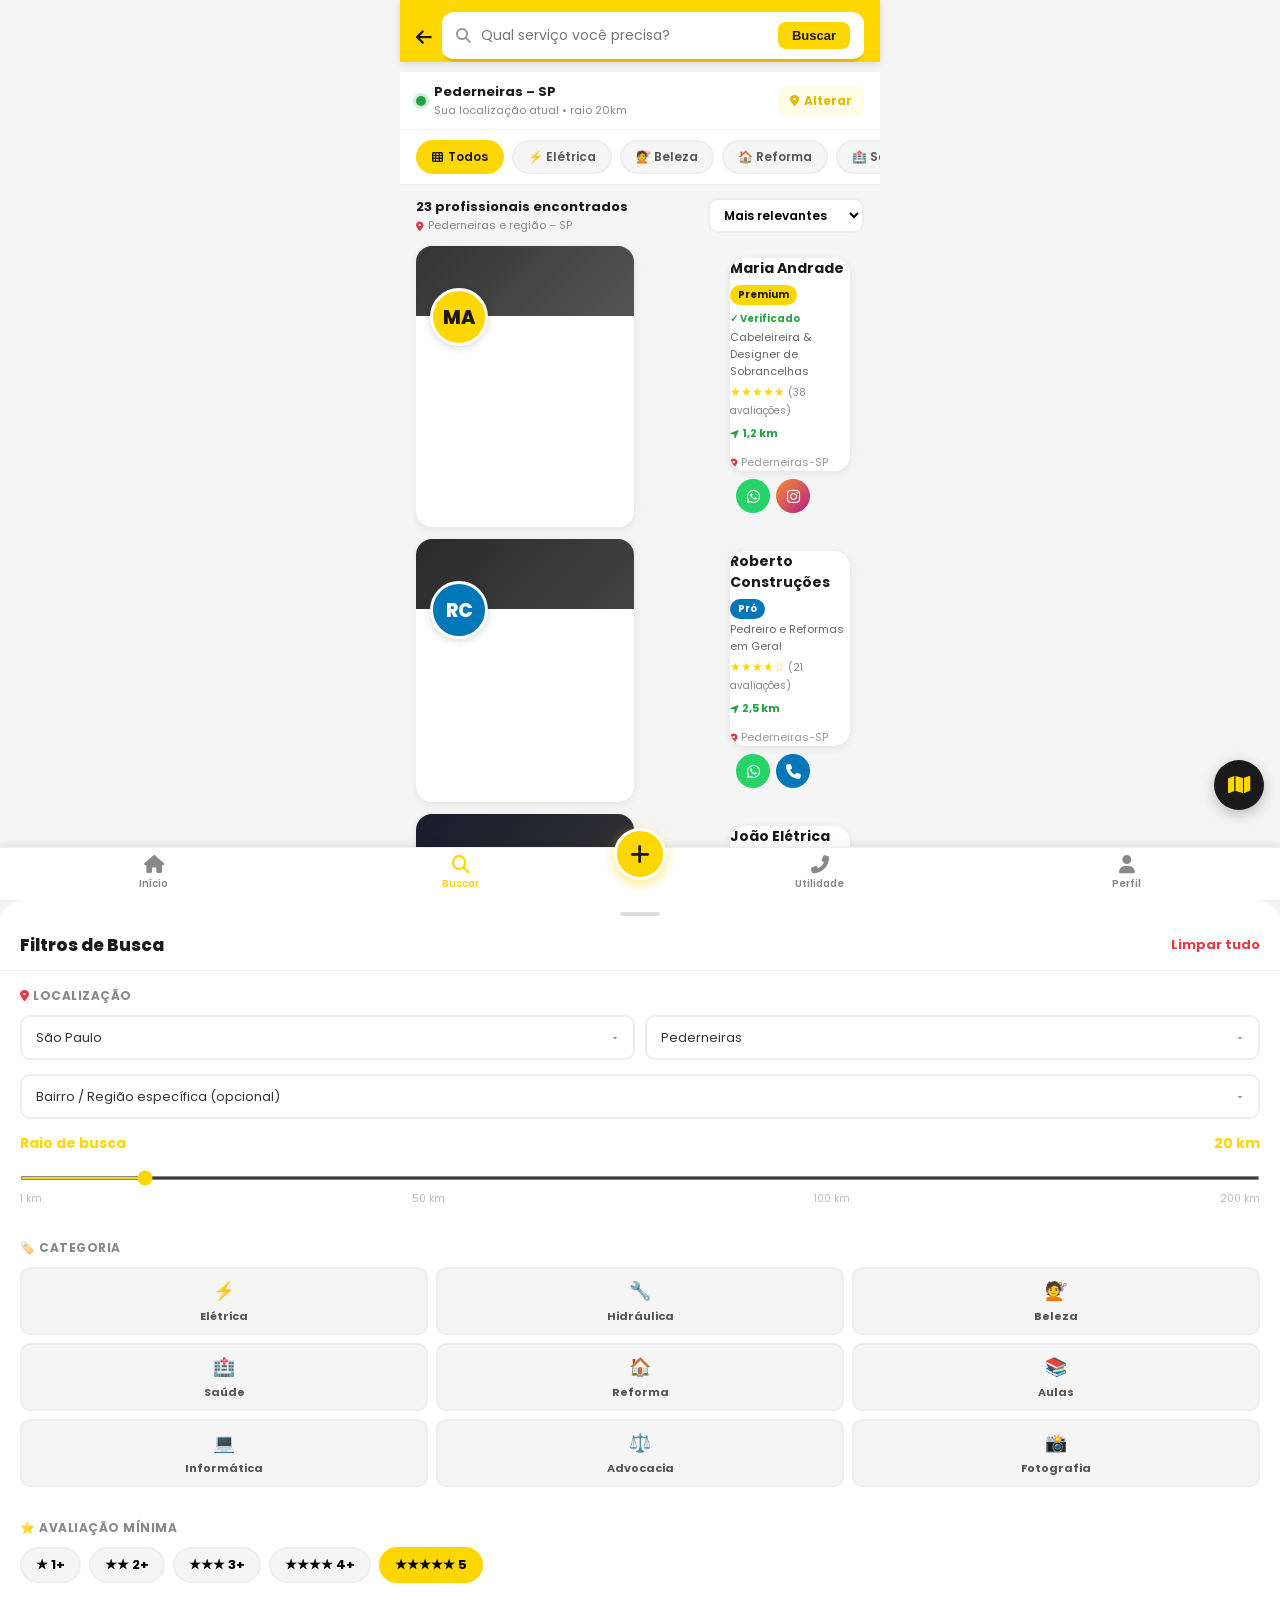
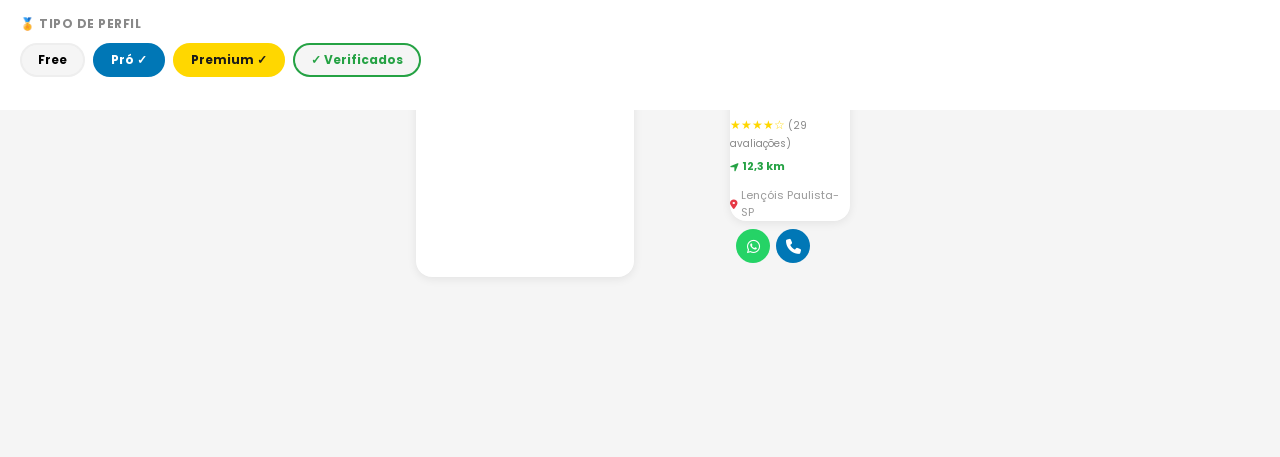
<file: busca.html>
<!DOCTYPE html>
<html lang="pt-BR">
<head>
<meta charset="UTF-8"/>
<meta name="viewport" content="width=device-width, initial-scale=1.0"/>
<title>Buscar Profissionais – TÁNAMÃO</title>
<link rel="stylesheet" href="style.css"/>
<link href="https://fonts.googleapis.com/css2?family=Poppins:wght@400;600;700;800&display=swap" rel="stylesheet"/>
<link rel="stylesheet" href="https://cdnjs.cloudflare.com/ajax/libs/font-awesome/6.5.0/css/all.min.css"/>
<style>
/* ===== HEADER ===== */
.busca-header{
  background:#FFD700;
  padding:12px 16px 0;
  position:sticky;top:0;z-index:100;
  box-shadow:0 2px 8px rgba(0,0,0,0.12);
}
.header-top-row{
  display:flex;align-items:center;gap:10px;margin-bottom:10px;
}
.header-top-row .logo-small{
  font-size:20px;font-weight:800;color:#1a1a1a;white-space:nowrap;
}
.search-bar{
  display:flex;align-items:center;background:#fff;
  border-radius:12px;padding:10px 14px;gap:10px;
  border-bottom:3px solid #e6b800;
}
.search-bar i{color:#999;font-size:15px;}
.search-bar input{
  flex:1;border:none;outline:none;
  font-family:'Poppins',sans-serif;font-size:14px;background:transparent;
}
.btn-search{
  background:#FFD700;border:none;border-radius:8px;
  padding:6px 14px;font-weight:700;font-size:13px;
  cursor:pointer;color:#1a1a1a;white-space:nowrap;
}

/* LOCALIZAÇÃO ATUAL */
.location-bar{
  display:flex;align-items:center;justify-content:space-between;
  padding:10px 16px;background:#fff;
  border-bottom:1px solid #f0f0f0;
}
.location-left{display:flex;align-items:center;gap:8px;}
.location-dot{
  width:10px;height:10px;border-radius:50%;background:#25a244;
  box-shadow:0 0 0 3px rgba(37,162,68,0.2);flex-shrink:0;
  animation:pulse 2s infinite;
}
@keyframes pulse{
  0%{box-shadow:0 0 0 0 rgba(37,162,68,0.4);}
  70%{box-shadow:0 0 0 8px rgba(37,162,68,0);}
  100%{box-shadow:0 0 0 0 rgba(37,162,68,0);}
}
.location-text{font-size:13px;font-weight:700;color:#1a1a1a;}
.location-sub{font-size:11px;color:#888;}
.btn-change-loc{
  background:#fffde7;border:none;border-radius:8px;
  padding:6px 12px;font-family:'Poppins',sans-serif;
  font-size:12px;font-weight:700;color:#e6b800;cursor:pointer;
  display:flex;align-items:center;gap:5px;
}

/* FILTROS DRAWER */
.filter-toggle-bar{
  display:flex;align-items:center;gap:8px;
  padding:10px 16px;overflow-x:auto;background:#fff;
  border-bottom:1px solid #f0f0f0;
}
.filter-toggle-bar::-webkit-scrollbar{display:none;}
.chip-filter{
  white-space:nowrap;background:#f5f5f5;border:2px solid #eee;
  border-radius:20px;padding:6px 14px;font-size:12px;
  font-weight:600;color:#555;cursor:pointer;
  font-family:'Poppins',sans-serif;display:flex;align-items:center;gap:5px;
  transition:all 0.2s;flex-shrink:0;
}
.chip-filter.active{background:#FFD700;border-color:#FFD700;color:#1a1a1a;}
.chip-filter.has-value{background:#1a1a1a;border-color:#1a1a1a;color:#FFD700;}
.chip-filter i{font-size:11px;}
.btn-filtros-avancados{
  white-space:nowrap;background:#1a1a1a;border:none;
  border-radius:20px;padding:7px 14px;font-size:12px;
  font-weight:700;color:#FFD700;cursor:pointer;
  font-family:'Poppins',sans-serif;display:flex;align-items:center;gap:5px;
  flex-shrink:0;
}

/* DRAWER DE FILTROS */
.drawer-overlay{
  position:fixed;inset:0;background:rgba(0,0,0,0.5);
  z-index:200;display:none;
}
.drawer-overlay.open{display:block;}
.drawer{
  position:fixed;bottom:0;left:0;right:0;
  background:#fff;border-radius:24px 24px 0 0;
  z-index:201;padding:0 0 32px;
  transform:translateY(100%);transition:transform 0.35s cubic-bezier(.4,0,.2,1);
  max-height:90vh;overflow-y:auto;
}
.drawer.open{transform:translateY(0);}
.drawer-handle{
  width:40px;height:4px;background:#ddd;border-radius:2px;
  margin:12px auto 0;
}
.drawer-header{
  display:flex;align-items:center;justify-content:space-between;
  padding:16px 20px 12px;border-bottom:1px solid #f0f0f0;
}
.drawer-header h2{font-size:17px;font-weight:800;}
.btn-limpar{
  background:none;border:none;color:#e63946;
  font-family:'Poppins',sans-serif;font-size:13px;font-weight:700;cursor:pointer;
}
.drawer-section{padding:16px 20px 0;}
.drawer-section h3{
  font-size:12px;font-weight:700;color:#888;
  text-transform:uppercase;letter-spacing:0.5px;margin-bottom:10px;
}
.loc-grid{display:grid;grid-template-columns:1fr 1fr;gap:10px;margin-bottom:4px;}
.loc-select{
  width:100%;border:2px solid #eee;border-radius:10px;
  padding:11px 14px;font-family:'Poppins',sans-serif;
  font-size:13px;outline:none;color:#333;background:#fff;
  appearance:none;cursor:pointer;
  background-image:url("data:image/svg+xml,%3Csvg xmlns='http://www.w3.org/2000/svg' width='12' height='12' viewBox='0 0 24 24'%3E%3Cpath fill='%23999' d='M7 10l5 5 5-5z'/%3E%3C/svg%3E");
  background-repeat:no-repeat;background-position:right 12px center;
  padding-right:32px;
}
.loc-select:focus{border-color:#FFD700;}
.loc-select-full{grid-column:1/-1;}

.raio-section{margin-top:4px;}
.raio-label{
  display:flex;justify-content:space-between;
  font-size:12px;font-weight:700;margin-bottom:8px;
}
.raio-label span{color:#FFD700;font-size:14px;}
input[type=range]{
  width:100%;accent-color:#FFD700;height:4px;
}
.raio-marks{
  display:flex;justify-content:space-between;
  font-size:10px;color:#bbb;margin-top:4px;
}

.cat-grid{display:grid;grid-template-columns:repeat(3,1fr);gap:8px;}
.cat-chip{
  background:#f5f5f5;border:2px solid #eee;border-radius:10px;
  padding:8px;text-align:center;cursor:pointer;font-size:11px;font-weight:700;
  color:#555;display:flex;flex-direction:column;align-items:center;gap:4px;
  font-family:'Poppins',sans-serif;transition:all 0.15s;
}
.cat-chip.active{background:#FFD700;border-color:#FFD700;color:#1a1a1a;}
.cat-chip span{font-size:18px;}

.avaliacao-row{display:flex;gap:8px;}
.star-chip{
  background:#f5f5f5;border:2px solid #eee;border-radius:20px;
  padding:6px 14px;font-size:13px;cursor:pointer;
  font-family:'Poppins',sans-serif;font-weight:700;transition:all 0.15s;
}
.star-chip.active{background:#FFD700;border-color:#FFD700;}

.plano-row{display:flex;gap:8px;flex-wrap:wrap;}
.plano-chip{
  background:#f5f5f5;border:2px solid #eee;border-radius:20px;
  padding:6px 16px;font-size:12px;font-weight:700;cursor:pointer;
  font-family:'Poppins',sans-serif;transition:all 0.15s;
}
.plano-chip.active.free{background:#e0e0e0;border-color:#ccc;color:#555;}
.plano-chip.active.pro{background:#0077b6;border-color:#0077b6;color:#fff;}
.plano-chip.active.premium{background:#FFD700;border-color:#FFD700;color:#1a1a1a;}

.btn-aplicar{
  width:calc(100% - 40px);margin:20px 20px 0;
  background:#FFD700;color:#1a1a1a;border:none;border-radius:14px;
  padding:16px;font-family:'Poppins',sans-serif;
  font-size:16px;font-weight:800;cursor:pointer;
  box-shadow:0 4px 14px rgba(255,215,0,0.35);
}

/* MODAL LOCALIZAÇÃO */
.modal-loc{
  position:fixed;inset:0;background:rgba(0,0,0,0.6);
  z-index:300;display:none;align-items:flex-end;justify-content:center;
}
.modal-loc.open{display:flex;}
.modal-loc-card{
  background:#fff;border-radius:24px 24px 0 0;
  padding:24px 20px 40px;width:100%;max-width:480px;
}
.modal-loc-card h2{font-size:18px;font-weight:800;margin-bottom:6px;}
.modal-loc-card p{font-size:13px;color:#888;margin-bottom:20px;}
.loc-option{
  display:flex;align-items:center;gap:14px;
  padding:14px;border-radius:14px;cursor:pointer;
  transition:background 0.15s;margin-bottom:8px;
  border:2px solid #eee;
}
.loc-option:hover{background:#fffde7;border-color:#FFD700;}
.loc-option.active{background:#fffde7;border-color:#FFD700;}
.loc-opt-icon{
  width:46px;height:46px;border-radius:12px;
  display:flex;align-items:center;justify-content:center;font-size:20px;
  flex-shrink:0;
}
.loc-opt-title{font-size:14px;font-weight:700;}
.loc-opt-sub{font-size:12px;color:#888;}
.input-cidade-manual{
  width:100%;border:2px solid #eee;border-radius:12px;
  padding:12px 16px;font-family:'Poppins',sans-serif;
  font-size:14px;outline:none;margin-top:8px;display:none;
}
.input-cidade-manual:focus{border-color:#FFD700;}
.btn-confirmar-loc{
  width:100%;background:#FFD700;color:#1a1a1a;
  border:none;border-radius:14px;padding:15px;
  font-family:'Poppins',sans-serif;font-size:15px;font-weight:800;
  cursor:pointer;margin-top:16px;
}

/* RESULTADOS */
.results-bar{
  display:flex;align-items:center;justify-content:space-between;
  padding:12px 16px;
}
.results-count{font-size:13px;font-weight:700;color:#1a1a1a;}
.results-location{font-size:11px;color:#888;display:flex;align-items:center;gap:4px;}
.results-location i{color:#e63946;font-size:10px;}
.sort-select{
  border:2px solid #eee;border-radius:10px;
  padding:6px 10px;font-family:'Poppins',sans-serif;
  font-size:12px;font-weight:600;outline:none;background:#fff;
  cursor:pointer;
}
.sort-select:focus{border-color:#FFD700;}

/* CARDS */
.cards-list{display:flex;flex-direction:column;gap:12px;padding:0 16px 100px;}
.card{
  background:#fff;border-radius:16px;overflow:hidden;
  box-shadow:0 2px 10px rgba(0,0,0,0.08);display:block;
  position:relative;
}
.card-cover{height:70px;background:#ddd;}
.card-avatar{
  width:58px;height:58px;border-radius:50%;
  background:#FFD700;color:#1a1a1a;
  font-size:19px;font-weight:800;
  display:flex;align-items:center;justify-content:center;
  border:3px solid #fff;
  position:absolute;top:42px;left:14px;
  box-shadow:0 2px 8px rgba(0,0,0,0.15);
}
.card-info{padding:12px 14px 14px 84px;min-height:86px;}
.card-header-row{display:flex;align-items:center;gap:6px;margin-bottom:2px;flex-wrap:wrap;}
.card-info h3{font-size:14px;font-weight:700;}
.badge{font-size:10px;font-weight:700;padding:2px 8px;border-radius:20px;}
.badge-premium{background:#FFD700;color:#1a1a1a;}
.badge-pro{background:#0077b6;color:#fff;}
.badge-free{background:#e0e0e0;color:#555;}
.card-role{font-size:11px;color:#666;margin-bottom:3px;}
.card-stars{font-size:12px;color:#FFD700;}
.card-stars span{color:#888;font-size:10px;}
.card-meta{
  display:flex;align-items:center;gap:12px;
  margin-top:6px;flex-wrap:wrap;
}
.card-distance{
  font-size:11px;color:#25a244;font-weight:700;
  display:flex;align-items:center;gap:3px;
}
.card-distance i{font-size:10px;}
.card-location-text{font-size:11px;color:#999;display:flex;align-items:center;gap:3px;}
.card-location-text i{color:#e63946;font-size:10px;}
.card-contacts{display:flex;gap:6px;margin-top:8px;}
.contact-btn{
  width:34px;height:34px;border-radius:50%;
  display:flex;align-items:center;justify-content:center;
  font-size:15px;color:#fff;
}
.whatsapp{background:#25D366;}
.phone{background:#0077b6;}
.insta{background:linear-gradient(135deg,#f09433,#bc1888);}

/* TAG SEM RESULTADO */
.empty-state{
  text-align:center;padding:48px 24px;
}
.empty-state .icon{font-size:48px;margin-bottom:12px;}
.empty-state h3{font-size:16px;font-weight:700;margin-bottom:6px;}
.empty-state p{font-size:13px;color:#888;line-height:1.6;}
.btn-expandir{
  margin-top:14px;background:#FFD700;border:none;
  border-radius:12px;padding:12px 24px;
  font-family:'Poppins',sans-serif;font-size:14px;font-weight:700;cursor:pointer;
}

/* MAPA TOGGLE */
.map-toggle{
  position:fixed;bottom:90px;right:16px;z-index:50;
  background:#1a1a1a;color:#FFD700;border:none;
  border-radius:50%;width:50px;height:50px;
  font-size:20px;cursor:pointer;
  box-shadow:0 4px 14px rgba(0,0,0,0.25);
  display:flex;align-items:center;justify-content:center;
}
.map-placeholder{
  background:#e8f4ff;height:220px;
  display:none;align-items:center;justify-content:center;
  flex-direction:column;gap:8px;font-size:13px;color:#0077b6;font-weight:600;
  border-bottom:1px solid #cce5ff;
}
.map-placeholder.show{display:flex;}
.map-placeholder i{font-size:36px;}

@media(min-width:600px){
  body{max-width:480px;margin:0 auto;}
  .cards-list{display:grid;grid-template-columns:1fr 1fr;}
}
</style>
</head>
<body>

<!-- HEADER -->
<div class="busca-header">
  <div class="header-top-row">
    <a href="index.html" style="color:#1a1a1a;font-size:18px;flex-shrink:0;"><i class="fas fa-arrow-left"></i></a>
    <div class="search-bar" style="flex:1;">
      <i class="fas fa-search"></i>
      <input type="text" placeholder="Qual serviço você precisa?" id="searchInput"/>
      <button class="btn-search" onclick="buscar()">Buscar</button>
    </div>
  </div>
</div>

<!-- BARRA DE LOCALIZAÇÃO ATUAL -->
<div class="location-bar">
  <div class="location-left">
    <div class="location-dot"></div>
    <div>
      <div class="location-text" id="locText">Pederneiras – SP</div>
      <div class="location-sub" id="locSub">Sua localização atual • raio 20km</div>
    </div>
  </div>
  <button class="btn-change-loc" onclick="abrirModalLoc()">
    <i class="fas fa-map-marker-alt"></i> Alterar
  </button>
</div>

<!-- MAPA (oculto por padrão) -->
<div class="map-placeholder" id="mapPlaceholder">
  <i class="fas fa-map-marked-alt"></i>
  <span>Mapa de profissionais próximos</span>
  <small style="color:#888;font-size:11px;">(Integração Google Maps em produção)</small>
</div>

<!-- FILTROS RÁPIDOS -->
<div class="filter-toggle-bar">
  <button class="chip-filter active" onclick="toggleChip(this,'Todos')"><i class="fas fa-th"></i> Todos</button>
  <button class="chip-filter" onclick="toggleChip(this,'Elétrica')">⚡ Elétrica</button>
  <button class="chip-filter" onclick="toggleChip(this,'Beleza')">💇 Beleza</button>
  <button class="chip-filter" onclick="toggleChip(this,'Reforma')">🏠 Reforma</button>
  <button class="chip-filter" onclick="toggleChip(this,'Saúde')">🏥 Saúde</button>
  <button class="chip-filter" onclick="toggleChip(this,'Aulas')">📚 Aulas</button>
  <button class="btn-filtros-avancados" onclick="abrirDrawer()">
    <i class="fas fa-sliders-h"></i> Filtros <span id="filtrosCount" style="display:none;background:#e63946;color:#fff;border-radius:50%;width:16px;height:16px;font-size:10px;display:inline-flex;align-items:center;justify-content:center;">0</span>
  </button>
</div>

<!-- RESULTADOS -->
<div class="results-bar">
  <div>
    <div class="results-count" id="resultsCount">23 profissionais encontrados</div>
    <div class="results-location"><i class="fas fa-map-marker-alt"></i> <span id="resultsLoc">Pederneiras e região – SP</span></div>
  </div>
  <select class="sort-select" onchange="reordenar(this.value)">
    <option value="relevancia">Mais relevantes</option>
    <option value="distancia">Mais próximos</option>
    <option value="avaliacao">Melhor avaliados</option>
    <option value="recentes">Mais recentes</option>
  </select>
</div>

<!-- CARDS -->
<div class="cards-list" id="cardsList">

  <a href="perfil.html" class="card">
    <div class="card-cover" style="background:linear-gradient(135deg,#333,#555);"></div>
    <div class="card-avatar">MA</div>
    <div class="card-info">
      <div class="card-header-row">
        <h3>Maria Andrade</h3>
        <span class="badge badge-premium">Premium</span>
        <span style="font-size:10px;color:#25a244;font-weight:700;">✓ Verificado</span>
      </div>
      <p class="card-role">Cabeleireira & Designer de Sobrancelhas</p>
      <div class="card-stars">★★★★★ <span>(38 avaliações)</span></div>
      <div class="card-meta">
        <span class="card-distance"><i class="fas fa-location-arrow"></i> 1,2 km</span>
        <span class="card-location-text"><i class="fas fa-map-marker-alt"></i> Pederneiras-SP</span>
      </div>
      <div class="card-contacts">
        <a href="#" class="contact-btn whatsapp"><i class="fab fa-whatsapp"></i></a>
        <a href="#" class="contact-btn insta"><i class="fab fa-instagram"></i></a>
      </div>
    </div>
  </a>

  <a href="perfil.html" class="card">
    <div class="card-cover" style="background:linear-gradient(135deg,#2a2a2a,#444);"></div>
    <div class="card-avatar" style="background:#0077b6;color:#fff;">RC</div>
    <div class="card-info">
      <div class="card-header-row">
        <h3>Roberto Construções</h3>
        <span class="badge badge-pro">Pró</span>
      </div>
      <p class="card-role">Pedreiro e Reformas em Geral</p>
      <div class="card-stars">★★★★☆ <span>(21 avaliações)</span></div>
      <div class="card-meta">
        <span class="card-distance"><i class="fas fa-location-arrow"></i> 2,5 km</span>
        <span class="card-location-text"><i class="fas fa-map-marker-alt"></i> Pederneiras-SP</span>
      </div>
      <div class="card-contacts">
        <a href="#" class="contact-btn whatsapp"><i class="fab fa-whatsapp"></i></a>
        <a href="#" class="contact-btn phone"><i class="fas fa-phone"></i></a>
      </div>
    </div>
  </a>

  <a href="perfil.html" class="card">
    <div class="card-cover" style="background:linear-gradient(135deg,#1a1a2e,#333);"></div>
    <div class="card-avatar" style="background:#e63946;color:#fff;">JE</div>
    <div class="card-info">
      <div class="card-header-row">
        <h3>João Elétrica</h3>
        <span class="badge badge-premium">Premium</span>
        <span style="font-size:10px;color:#25a244;font-weight:700;">✓ Verificado</span>
      </div>
      <p class="card-role">Instalações Elétricas Residenciais e Comerciais</p>
      <div class="card-stars">★★★★★ <span>(54 avaliações)</span></div>
      <div class="card-meta">
        <span class="card-distance"><i class="fas fa-location-arrow"></i> 3,1 km</span>
        <span class="card-location-text"><i class="fas fa-map-marker-alt"></i> Pederneiras-SP</span>
      </div>
      <div class="card-contacts">
        <a href="#" class="contact-btn whatsapp"><i class="fab fa-whatsapp"></i></a>
        <a href="#" class="contact-btn phone"><i class="fas fa-phone"></i></a>
      </div>
    </div>
  </a>

  <a href="perfil.html" class="card">
    <div class="card-cover" style="background:linear-gradient(135deg,#1e3a2f,#2d5a3d);"></div>
    <div class="card-avatar" style="background:#25a244;color:#fff;">LS</div>
    <div class="card-info">
      <div class="card-header-row">
        <h3>Luciana Silva</h3>
        <span class="badge badge-pro">Pró</span>
      </div>
      <p class="card-role">Nutricionista Clínica</p>
      <div class="card-stars">★★★★★ <span>(17 avaliações)</span></div>
      <div class="card-meta">
        <span class="card-distance"><i class="fas fa-location-arrow"></i> 4,0 km</span>
        <span class="card-location-text"><i class="fas fa-map-marker-alt"></i> Pederneiras-SP</span>
      </div>
      <div class="card-contacts">
        <a href="#" class="contact-btn whatsapp"><i class="fab fa-whatsapp"></i></a>
      </div>
    </div>
  </a>

  <a href="perfil.html" class="card">
    <div class="card-cover" style="background:linear-gradient(135deg,#2c1810,#5a3020);"></div>
    <div class="card-avatar" style="background:#e65c00;color:#fff;">FP</div>
    <div class="card-info">
      <div class="card-header-row">
        <h3>Fernanda Fotografia</h3>
        <span class="badge badge-free">Free</span>
      </div>
      <p class="card-role">Fotógrafa de Eventos e Casamentos</p>
      <div class="card-meta">
        <span class="card-distance" style="color:#888;"><i class="fas fa-map-marker-alt"></i> 8,4 km</span>
        <span class="card-location-text"><i class="fas fa-map-marker-alt"></i> Bauru-SP</span>
      </div>
      <div class="card-contacts">
        <a href="#" class="contact-btn whatsapp"><i class="fab fa-whatsapp"></i></a>
        <a href="#" class="contact-btn insta"><i class="fab fa-instagram"></i></a>
      </div>
    </div>
  </a>

  <a href="perfil.html" class="card">
    <div class="card-cover" style="background:linear-gradient(135deg,#1a1a3e,#2a2a5a);"></div>
    <div class="card-avatar" style="background:#0a66c2;color:#fff;">DR</div>
    <div class="card-info">
      <div class="card-header-row">
        <h3>Dr. Rafael Mendes</h3>
        <span class="badge badge-pro">Pró</span>
        <span style="font-size:10px;color:#25a244;font-weight:700;">✓ Verificado</span>
      </div>
      <p class="card-role">Advogado – Direito Civil e Trabalhista</p>
      <div class="card-stars">★★★★☆ <span>(29 avaliações)</span></div>
      <div class="card-meta">
        <span class="card-distance"><i class="fas fa-location-arrow"></i> 12,3 km</span>
        <span class="card-location-text"><i class="fas fa-map-marker-alt"></i> Lençóis Paulista-SP</span>
      </div>
      <div class="card-contacts">
        <a href="#" class="contact-btn whatsapp"><i class="fab fa-whatsapp"></i></a>
        <a href="#" class="contact-btn phone"><i class="fas fa-phone"></i></a>
      </div>
    </div>
  </a>

</div>

<!-- BOTÃO MAPA -->
<button class="map-toggle" onclick="toggleMapa()" title="Ver no mapa">
  <i class="fas fa-map" id="mapIcon"></i>
</button>

<!-- DRAWER DE FILTROS AVANÇADOS -->
<div class="drawer-overlay" id="drawerOverlay" onclick="fecharDrawer()"></div>
<div class="drawer" id="filterDrawer">
  <div class="drawer-handle"></div>
  <div class="drawer-header">
    <h2>Filtros de Busca</h2>
    <button class="btn-limpar" onclick="limparFiltros()">Limpar tudo</button>
  </div>

  <!-- LOCALIZAÇÃO -->
  <div class="drawer-section">
    <h3><i class="fas fa-map-marker-alt" style="color:#e63946;"></i> Localização</h3>
    <div class="loc-grid">
      <select class="loc-select" id="selectEstado" onchange="carregarCidades(this.value)">
        <option value="">Estado</option>
        <option value="SP" selected>São Paulo</option>
        <option value="MG">Minas Gerais</option>
        <option value="RJ">Rio de Janeiro</option>
        <option value="PR">Paraná</option>
        <option value="RS">Rio Grande do Sul</option>
        <option value="SC">Santa Catarina</option>
        <option value="BA">Bahia</option>
        <option value="GO">Goiás</option>
        <option value="DF">Distrito Federal</option>
        <option value="MT">Mato Grosso</option>
        <option value="MS">Mato Grosso do Sul</option>
        <option value="PA">Pará</option>
        <option value="AM">Amazonas</option>
        <option value="CE">Ceará</option>
        <option value="PE">Pernambuco</option>
        <option value="MA">Maranhão</option>
        <option value="PB">Paraíba</option>
        <option value="RN">Rio Grande do Norte</option>
        <option value="AL">Alagoas</option>
        <option value="SE">Sergipe</option>
        <option value="PI">Piauí</option>
        <option value="TO">Tocantins</option>
        <option value="RO">Rondônia</option>
        <option value="AC">Acre</option>
        <option value="RR">Roraima</option>
        <option value="AP">Amapá</option>
        <option value="ES">Espírito Santo</option>
      </select>
      <select class="loc-select" id="selectCidade">
        <option value="">Cidade</option>
        <option value="pederneiras" selected>Pederneiras</option>
        <option value="bauru">Bauru</option>
        <option value="lencois">Lençóis Paulista</option>
        <option value="jau">Jaú</option>
        <option value="botucatu">Botucatu</option>
        <option value="marilia">Marília</option>
      </select>
    </div>
    <select class="loc-select loc-select-full" style="margin-top:10px;" id="selectRegiao">
      <option value="">Bairro / Região específica (opcional)</option>
      <option>Centro</option>
      <option>Jardim América</option>
      <option>Vila Nova</option>
      <option>Jardim Paulista</option>
    </select>

    <div class="raio-section" style="margin-top:14px;">
      <div class="raio-label">
        <span>Raio de busca</span>
        <span id="raioVal">20 km</span>
      </div>
      <input type="range" min="1" max="200" value="20" step="1"
        oninput="document.getElementById('raioVal').textContent=this.value+'km'"/>
      <div class="raio-marks">
        <span>1 km</span><span>50 km</span><span>100 km</span><span>200 km</span>
      </div>
    </div>
  </div>

  <!-- CATEGORIA -->
  <div class="drawer-section" style="margin-top:16px;">
    <h3>🏷️ Categoria</h3>
    <div class="cat-grid">
      <button class="cat-chip" onclick="toggleCat(this)"><span>⚡</span>Elétrica</button>
      <button class="cat-chip" onclick="toggleCat(this)"><span>🔧</span>Hidráulica</button>
      <button class="cat-chip" onclick="toggleCat(this)"><span>💇</span>Beleza</button>
      <button class="cat-chip" onclick="toggleCat(this)"><span>🏥</span>Saúde</button>
      <button class="cat-chip" onclick="toggleCat(this)"><span>🏠</span>Reforma</button>
      <button class="cat-chip" onclick="toggleCat(this)"><span>📚</span>Aulas</button>
      <button class="cat-chip" onclick="toggleCat(this)"><span>💻</span>Informática</button>
      <button class="cat-chip" onclick="toggleCat(this)"><span>⚖️</span>Advocacia</button>
      <button class="cat-chip" onclick="toggleCat(this)"><span>📸</span>Fotografia</button>
    </div>
  </div>

  <!-- AVALIAÇÃO -->
  <div class="drawer-section" style="margin-top:16px;">
    <h3>⭐ Avaliação mínima</h3>
    <div class="avaliacao-row">
      <button class="star-chip" onclick="toggleStar(this)">★ 1+</button>
      <button class="star-chip" onclick="toggleStar(this)">★★ 2+</button>
      <button class="star-chip" onclick="toggleStar(this)">★★★ 3+</button>
      <button class="star-chip" onclick="toggleStar(this)">★★★★ 4+</button>
      <button class="star-chip active" onclick="toggleStar(this)">★★★★★ 5</button>
    </div>
  </div>

  <!-- PLANO -->
  <div class="drawer-section" style="margin-top:16px;">
    <h3>🏅 Tipo de perfil</h3>
    <div class="plano-row">
      <button class="plano-chip free" onclick="togglePlano(this,'free')">Free</button>
      <button class="plano-chip pro active" onclick="togglePlano(this,'pro')">Pró ✓</button>
      <button class="plano-chip premium active" onclick="togglePlano(this,'premium')">Premium ✓</button>
      <button class="plano-chip" onclick="togglePlano(this,'verificado')" style="border-color:#25a244;color:#25a244;">✓ Verificados</button>
    </div>
  </div>

  <!-- ATENDE -->
  <div class="drawer-section" style="margin-top:16px;padding-bottom:4px;">
    <h3>🚗 Forma de atendimento</h3>
    <div class="plano-row">
      <button class="plano-chip active" onclick="this.classList.toggle('active')" style="border-color:#0077b6;color:#0077b6;">Vai até você</button>
      <button class="plano-chip active" onclick="this.classList.toggle('active')" style="border-color:#e65c00;color:#e65c00;">Atende no local</button>
      <button class="plano-chip" onclick="this.classList.toggle('active')">Online / Remoto</button>
    </div>
  </div>

  <button class="btn-aplicar" onclick="aplicarFiltros()">
    <i class="fas fa-check"></i> Aplicar filtros
  </button>
</div>

<!-- MODAL ALTERAR LOCALIZAÇÃO -->
<div class="modal-loc" id="modalLoc">
  <div class="modal-loc-card">
    <h2>📍 Onde você está?</h2>
    <p>Escolha como definir sua localização para encontrar profissionais próximos.</p>

    <div class="loc-option active" id="optGps" onclick="selecionarLocOpt('gps')">
      <div class="loc-opt-icon" style="background:#e8f5e9;">🛰️</div>
      <div>
        <div class="loc-opt-title">Usar minha localização GPS</div>
        <div class="loc-opt-sub">Detectar automaticamente onde você está</div>
      </div>
    </div>

    <div class="loc-option" id="optManual" onclick="selecionarLocOpt('manual')">
      <div class="loc-opt-icon" style="background:#fffde7;">🏙️</div>
      <div>
        <div class="loc-opt-title">Digitar cidade manualmente</div>
        <div class="loc-opt-sub">Buscar em qualquer cidade do Brasil</div>
      </div>
    </div>
    <input class="input-cidade-manual" id="inputCidadeManual"
      type="text" placeholder="Ex: Bauru – SP, São Paulo – SP..."/>

    <div class="loc-option" id="optRecentes" onclick="selecionarLocOpt('recentes')">
      <div class="loc-opt-icon" style="background:#f3e5f5;">🕐</div>
      <div>
        <div class="loc-opt-title">Localizações recentes</div>
        <div class="loc-opt-sub">Pederneiras-SP • Bauru-SP</div>
      </div>
    </div>

    <button class="btn-confirmar-loc" onclick="confirmarLocalizacao()">
      <i class="fas fa-check"></i> Confirmar localização
    </button>
  </div>
</div>

<nav class="bottom-nav">
  <a href="index.html" class="nav-item"><i class="fas fa-home"></i><span>Início</span></a>
  <a href="busca.html" class="nav-item active"><i class="fas fa-search"></i><span>Buscar</span></a>
  <a href="cadastro.html" class="nav-item nav-center"><i class="fas fa-plus"></i></a>
  <a href="utilidade.html" class="nav-item"><i class="fas fa-phone-alt"></i><span>Utilidade</span></a>
  <a href="minha-conta.html" class="nav-item"><i class="fas fa-user"></i><span>Perfil</span></a>
</nav>

<script>
// ===== DRAWER =====
function abrirDrawer(){
  document.getElementById('filterDrawer').classList.add('open');
  document.getElementById('drawerOverlay').classList.add('open');
}
function fecharDrawer(){
  document.getElementById('filterDrawer').classList.remove('open');
  document.getElementById('drawerOverlay').classList.remove('open');
}
function limparFiltros(){
  document.querySelectorAll('.cat-chip,.star-chip,.plano-chip').forEach(c=>c.classList.remove('active'));
}
function aplicarFiltros(){
  const estado = document.getElementById('selectEstado').value;
  const cidade = document.getElementById('selectCidade').value;
  const raio = document.querySelector('input[type=range]').value;
  const cidadeNome = cidade ? document.getElementById('selectCidade').selectedOptions[0].text : 'Região';
  const estadoNome = estado || 'BR';
  document.getElementById('locText').textContent = cidadeNome + ' – ' + estadoNome;
  document.getElementById('locSub').textContent = 'Filtro manual • raio ' + raio + 'km';
  document.getElementById('resultsLoc').textContent = cidadeNome + ' e região – ' + estadoNome;
  fecharDrawer();
}

// ===== CHIPS RÁPIDOS =====
function toggleChip(el, cat){
  document.querySelectorAll('.chip-filter').forEach(c=>c.classList.remove('active'));
  el.classList.add('active');
}

// ===== CATS / STARS / PLANOS =====
function toggleCat(el){ el.classList.toggle('active'); }
function toggleStar(el){
  document.querySelectorAll('.star-chip').forEach(c=>c.classList.remove('active'));
  el.classList.add('active');
}
function togglePlano(el, tipo){
  el.classList.toggle('active');
  if(el.classList.contains('active')){
    if(tipo==='pro') el.textContent='Pró ✓';
    if(tipo==='premium') el.textContent='Premium ✓';
  } else {
    if(tipo==='pro') el.textContent='Pró';
    if(tipo==='premium') el.textContent='Premium';
  }
}

// ===== CIDADES DINÂMICAS =====
const cidadesPorEstado = {
  SP: ['Pederneiras','Bauru','São Paulo','Campinas','Ribeirão Preto','Sorocaba','São José dos Campos','Lençóis Paulista','Jaú','Botucatu','Marília'],
  MG: ['Belo Horizonte','Uberlândia','Contagem','Juiz de Fora','Montes Claros'],
  RJ: ['Rio de Janeiro','Niterói','Duque de Caxias','Nova Iguaçu','Campos dos Goytacazes'],
  PR: ['Curitiba','Londrina','Maringá','Ponta Grossa','Cascavel'],
  RS: ['Porto Alegre','Caxias do Sul','Pelotas','Canoas','Santa Maria'],
  SC: ['Florianópolis','Joinville','Blumenau','São José','Chapecó'],
  DF: ['Brasília','Taguatinga','Ceilândia','Samambaia','Gama'],
};
function carregarCidades(estado){
  const sel = document.getElementById('selectCidade');
  sel.innerHTML = '<option value="">Cidade</option>';
  const cidades = cidadesPorEstado[estado] || [];
  cidades.forEach(c => {
    const op = document.createElement('option');
    op.value = c.toLowerCase().replace(/\s/g,'-');
    op.textContent = c;
    sel.appendChild(op);
  });
}

// ===== MODAL LOC =====
function abrirModalLoc(){
  document.getElementById('modalLoc').classList.add('open');
}
function selecionarLocOpt(tipo){
  document.querySelectorAll('.loc-option').forEach(o=>o.classList.remove('active'));
  document.getElementById('opt'+tipo.charAt(0).toUpperCase()+tipo.slice(1)).classList.add('active');
  document.getElementById('inputCidadeManual').style.display = tipo==='manual' ? 'block':'none';
  if(tipo==='gps') usarGPS();
}
function usarGPS(){
  if(navigator.geolocation){
    navigator.geolocation.getCurrentPosition(pos=>{
      document.getElementById('locText').textContent = 'Localização GPS ativa';
      document.getElementById('locSub').textContent = 'Lat '+pos.coords.latitude.toFixed(4)+' • Lon '+pos.coords.longitude.toFixed(4);
    }, ()=>{
      document.getElementById('locText').textContent = 'GPS indisponível';
    });
  }
}
function confirmarLocalizacao(){
  const manual = document.getElementById('inputCidadeManual').value;
  if(manual) {
    document.getElementById('locText').textContent = manual;
    document.getElementById('locSub').textContent = 'Cidade escolhida manualmente';
  }
  document.getElementById('modalLoc').classList.remove('open');
}

// ===== MAPA =====
let mapaAberto = false;
function toggleMapa(){
  mapaAberto = !mapaAberto;
  document.getElementById('mapPlaceholder').classList.toggle('show', mapaAberto);
  document.getElementById('mapIcon').className = mapaAberto ? 'fas fa-list' : 'fas fa-map';
}

// ===== BUSCA =====
function buscar(){
  const q = document.getElementById('searchInput').value.trim();
  if(q) document.getElementById('resultsCount').textContent = 'Resultados para "'+q+'"';
}

// ===== REORDENAR =====
function reordenar(criterio){
  const labels = {
    distancia:'Mais próximos primeiro',
    avaliacao:'Melhor avaliados primeiro',
    recentes:'Cadastros recentes primeiro',
    relevancia:'Mais relevantes'
  };
  document.getElementById('resultsCount').textContent = '23 profissionais • '+labels[criterio];
}

// GPS automático ao carregar
if(navigator.geolocation){
  navigator.geolocation.getCurrentPosition(pos=>{
    document.getElementById('locText').textContent = 'Sua localização atual';
    document.getElementById('locSub').textContent = 'GPS ativo • raio 20km';
  });
}

// Fechar modal ao clicar fora
document.getElementById('modalLoc').addEventListener('click', function(e){
  if(e.target===this) this.classList.remove('open');
});
</script>
</body>
</html>
</file>
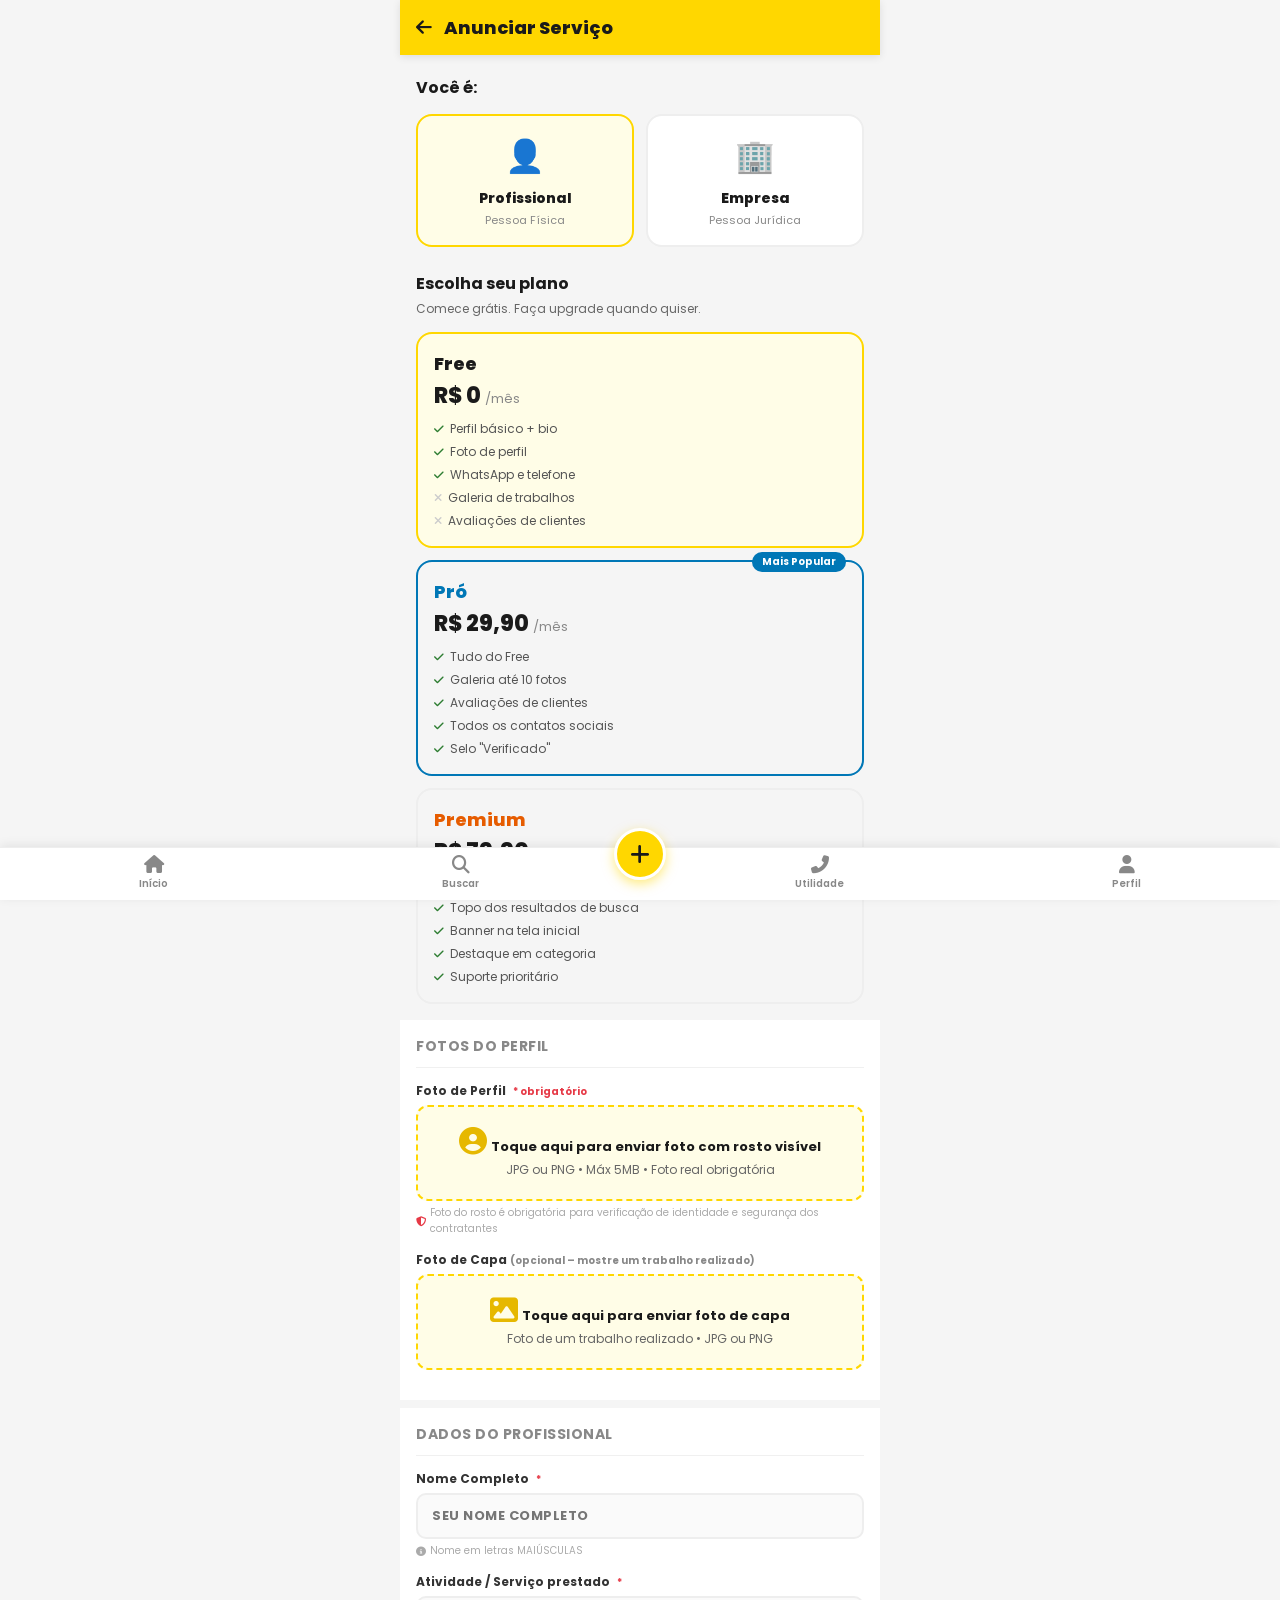
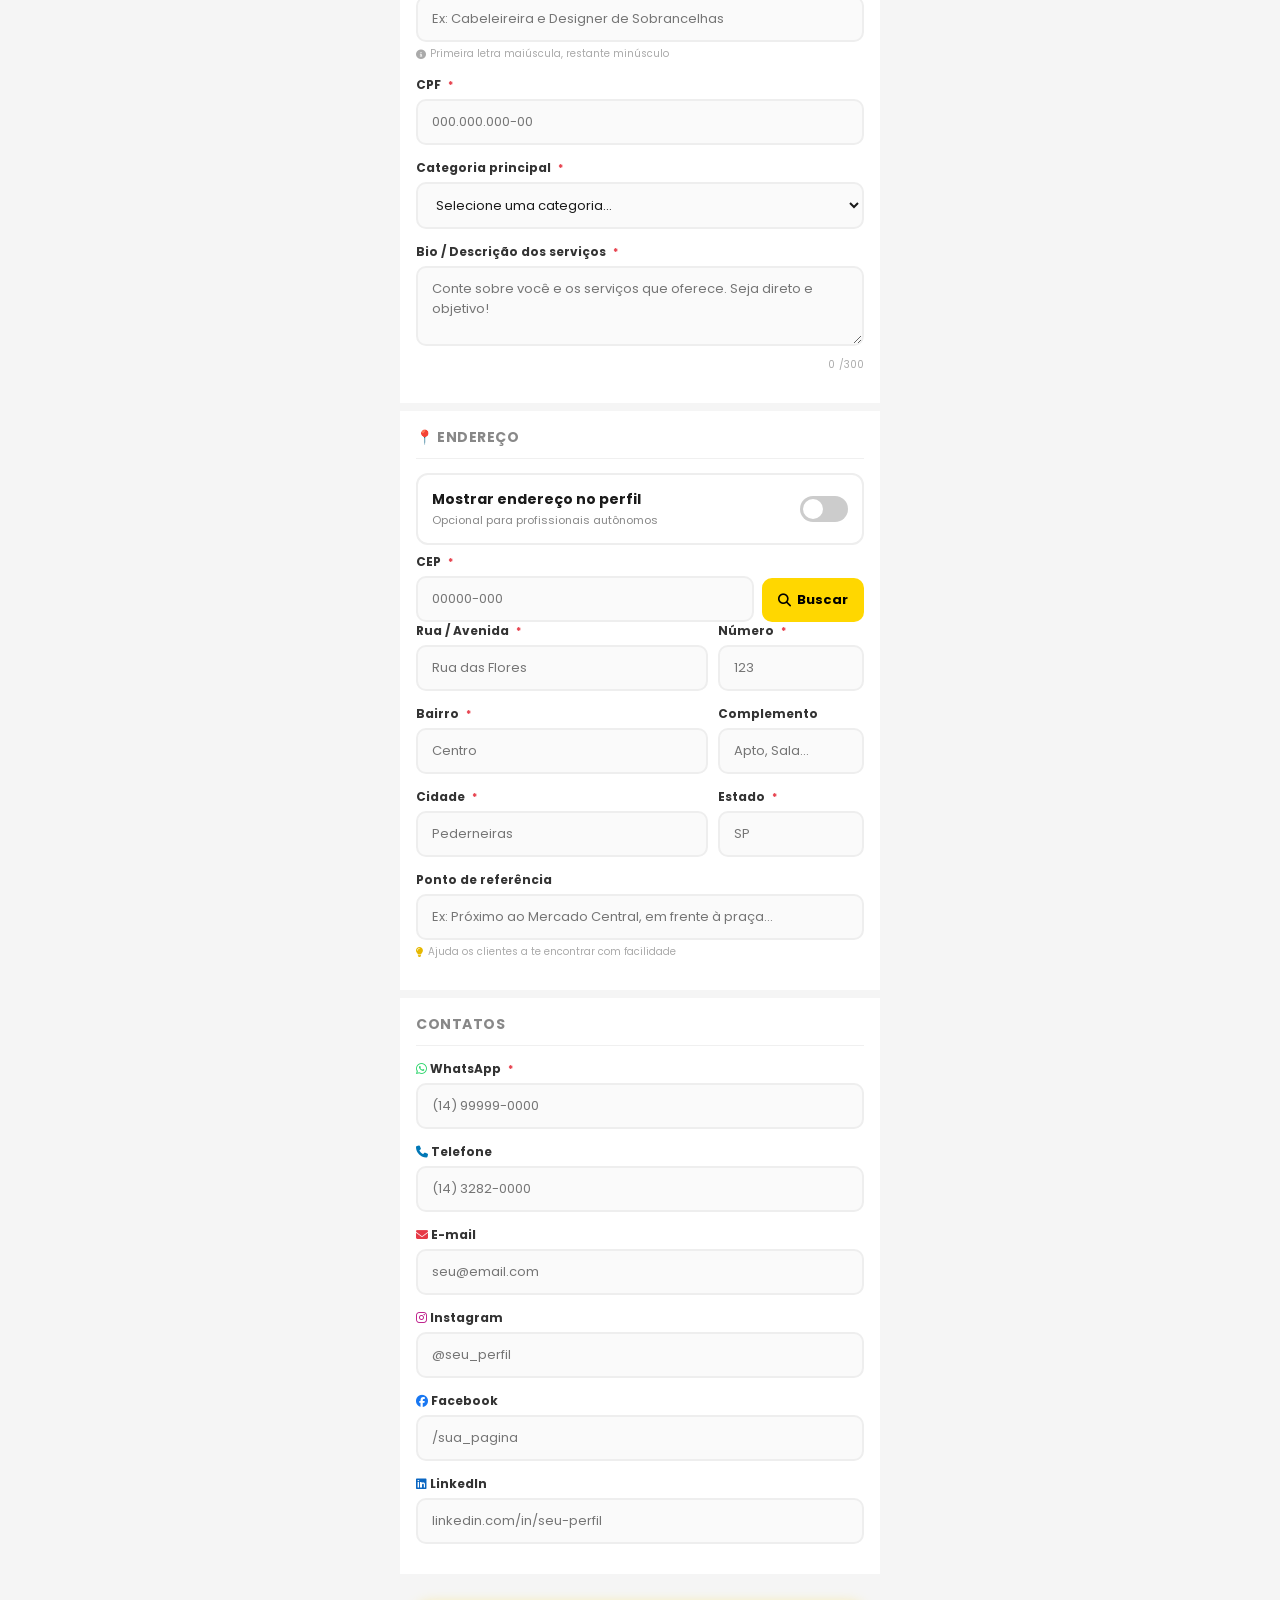
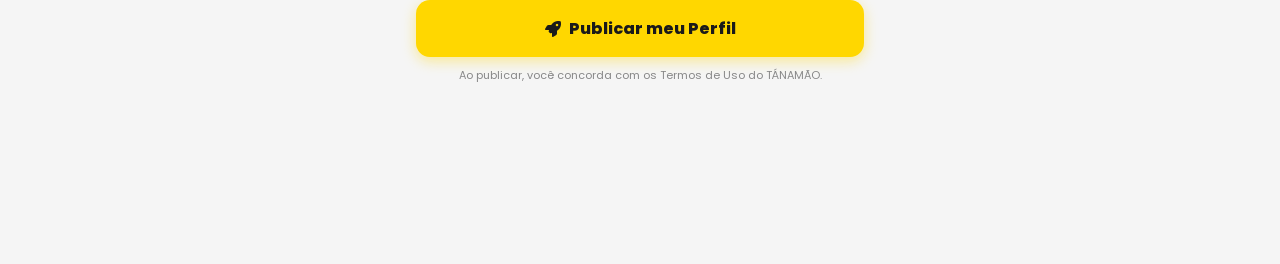
<file: cadastro.html>
<!DOCTYPE html>
<html lang="pt-BR">
<head>
<meta charset="UTF-8"/>
<meta name="viewport" content="width=device-width, initial-scale=1.0"/>
<title>Anunciar Serviço – TÁNAMÃO</title>
<link rel="stylesheet" href="style.css"/>
<link href="https://fonts.googleapis.com/css2?family=Poppins:wght@400;600;700;800&display=swap" rel="stylesheet"/>
<link rel="stylesheet" href="https://cdnjs.cloudflare.com/ajax/libs/font-awesome/6.5.0/css/all.min.css"/>
<style>
/* PLANOS */
.cad-header{background:#FFD700;padding:14px 16px;display:flex;align-items:center;gap:12px;position:sticky;top:0;z-index:100;box-shadow:0 2px 8px rgba(0,0,0,0.1);}
.cad-header h1{font-size:18px;font-weight:800;color:#1a1a1a;}
.plans-section{padding:20px 16px 0;}
.plans-section h2{font-size:16px;font-weight:700;margin-bottom:4px;}
.plans-section p{font-size:12px;color:#666;margin-bottom:14px;}
.plans-grid{display:flex;flex-direction:column;gap:12px;}
.plan-card{border:2px solid #eee;border-radius:16px;padding:16px;cursor:pointer;transition:all 0.2s;position:relative;}
.plan-card.selected{border-color:#FFD700;background:#fffde7;}
.plan-card.popular{border-color:#0077b6;}
.plan-popular-badge{position:absolute;top:-10px;right:16px;background:#0077b6;color:#fff;font-size:10px;font-weight:700;padding:2px 10px;border-radius:20px;}
.plan-name{font-size:18px;font-weight:800;margin-bottom:2px;}
.plan-price{font-size:22px;font-weight:800;color:#1a1a1a;margin-bottom:8px;}
.plan-price span{font-size:13px;font-weight:400;color:#888;}
.plan-features{list-style:none;display:flex;flex-direction:column;gap:5px;}
.plan-features li{font-size:12px;color:#555;display:flex;align-items:center;gap:6px;}
.feat-ok{color:#2e7d32;font-size:11px;}
.feat-no{color:#ccc;font-size:11px;}

/* TIPO DE CONTA */
.tipo-section{padding:20px 16px 0;}
.tipo-section h2{font-size:16px;font-weight:700;margin-bottom:14px;}
.tipo-grid{display:grid;grid-template-columns:1fr 1fr;gap:12px;margin-bottom:4px;}
.tipo-card{
  border:2px solid #eee;border-radius:16px;padding:16px;
  text-align:center;cursor:pointer;transition:all 0.2s;
  font-family:'Poppins',sans-serif;background:#fff;
}
.tipo-card.active{border-color:#FFD700;background:#fffde7;}
.tipo-icon{font-size:32px;margin-bottom:8px;}
.tipo-label{font-size:14px;font-weight:800;color:#1a1a1a;}
.tipo-sub{font-size:11px;color:#888;margin-top:3px;}

/* FORM */
.form-section{padding:16px;}
.form-section h2{font-size:14px;font-weight:700;color:#888;text-transform:uppercase;letter-spacing:0.5px;padding-bottom:10px;border-bottom:1px solid #f0f0f0;margin-bottom:14px;}
.form-group{margin-bottom:14px;}
.form-group label{display:block;font-size:12px;font-weight:700;margin-bottom:5px;color:#333;}
.form-group input,.form-group select,.form-group textarea{width:100%;border:2px solid #eee;border-radius:10px;padding:11px 14px;font-family:'Poppins',sans-serif;font-size:13px;outline:none;transition:border 0.2s;color:#1a1a1a;background:#fafafa;}
.form-group input:focus,.form-group select:focus,.form-group textarea:focus{border-color:#FFD700;background:#fff;}
.form-group textarea{resize:vertical;min-height:80px;}
.required-note{font-size:10px;color:#e63946;margin-left:4px;}
.input-upper{text-transform:uppercase;font-weight:700;letter-spacing:0.5px;}
.field-hint{font-size:10px;color:#aaa;margin-top:4px;display:flex;align-items:center;gap:4px;}

/* UPLOAD FOTOS */
.upload-area{
  border:2px dashed #FFD700;border-radius:12px;
  padding:20px;text-align:center;cursor:pointer;
  background:#fffde7;position:relative;overflow:hidden;
}
.upload-area input[type=file]{
  position:absolute;inset:0;opacity:0;cursor:pointer;width:100%;height:100%;
}
.upload-area i{font-size:28px;color:#e6b800;margin-bottom:6px;pointer-events:none;}
.upload-area p{font-size:12px;color:#666;pointer-events:none;}
.upload-area strong{font-size:13px;color:#1a1a1a;pointer-events:none;}
.upload-preview{
  display:flex;align-items:center;gap:10px;
  background:#e8f5e9;border-radius:10px;padding:10px;
  margin-top:8px;display:none;
}
.upload-preview i{color:#25a244;font-size:18px;}
.upload-preview span{font-size:12px;font-weight:600;color:#2e7d32;}

/* CEP */
.cep-row{display:flex;gap:8px;align-items:flex-end;}
.cep-row .form-group{flex:1;margin-bottom:0;}
.btn-cep{
  background:#FFD700;border:none;border-radius:10px;
  padding:11px 16px;font-family:'Poppins',sans-serif;
  font-size:13px;font-weight:700;cursor:pointer;white-space:nowrap;
  height:44px;display:flex;align-items:center;gap:6px;
}
.cep-loading{display:none;font-size:11px;color:#0077b6;margin-top:4px;}
.form-row-2{display:grid;grid-template-columns:2fr 1fr;gap:10px;}
.form-row-3{display:grid;grid-template-columns:1fr 1fr 1fr;gap:10px;}

/* TOGGLE ENDEREÇO */
.endereco-toggle{
  display:flex;align-items:center;justify-content:space-between;
  background:#fff;border:2px solid #eee;border-radius:12px;
  padding:14px;margin-bottom:8px;
}
.toggle-info .toggle-title{font-size:14px;font-weight:700;}
.toggle-info .toggle-sub{font-size:11px;color:#888;margin-top:2px;}
.switch{position:relative;width:48px;height:26px;flex-shrink:0;}
.switch input{opacity:0;width:0;height:0;}
.slider{
  position:absolute;inset:0;background:#ccc;border-radius:26px;
  cursor:pointer;transition:0.3s;
}
.slider:before{
  content:'';position:absolute;height:20px;width:20px;
  left:3px;bottom:3px;background:#fff;border-radius:50%;
  transition:0.3s;
}
input:checked+.slider{background:#FFD700;}
input:checked+.slider:before{transform:translateX(22px);}
.endereco-obrigatorio{
  background:#fff3e0;border-radius:10px;padding:10px;
  font-size:11px;color:#e65c00;display:flex;align-items:center;gap:8px;
  margin-bottom:10px;display:none;
}

/* BOTÃO PUBLICAR */
.btn-submit{
  width:100%;background:#FFD700;color:#1a1a1a;
  border:none;border-radius:14px;padding:16px;
  font-family:'Poppins',sans-serif;font-size:16px;font-weight:800;
  cursor:pointer;margin-top:10px;
  box-shadow:0 4px 14px rgba(255,215,0,0.4);
  display:flex;align-items:center;justify-content:center;gap:8px;
}
</style>
</head>
<body>

<div class="cad-header">
  <a href="index.html" style="color:#1a1a1a;font-size:18px;"><i class="fas fa-arrow-left"></i></a>
  <h1>Anunciar Serviço</h1>
</div>

<!-- TIPO DE CONTA -->
<div class="tipo-section">
  <h2>Você é:</h2>
  <div class="tipo-grid">
    <button class="tipo-card active" id="tipoPF" onclick="setTipo('pf')">
      <div class="tipo-icon">👤</div>
      <div class="tipo-label">Profissional</div>
      <div class="tipo-sub">Pessoa Física</div>
    </button>
    <button class="tipo-card" id="tipoPJ" onclick="setTipo('pj')">
      <div class="tipo-icon">🏢</div>
      <div class="tipo-label">Empresa</div>
      <div class="tipo-sub">Pessoa Jurídica</div>
    </button>
  </div>
</div>

<!-- PLANOS -->
<div class="plans-section">
  <h2>Escolha seu plano</h2>
  <p>Comece grátis. Faça upgrade quando quiser.</p>
  <div class="plans-grid">
    <div class="plan-card selected" onclick="selectPlan(this)">
      <div class="plan-name">Free</div>
      <div class="plan-price">R$ 0 <span>/mês</span></div>
      <ul class="plan-features">
        <li><i class="fas fa-check feat-ok"></i> Perfil básico + bio</li>
        <li><i class="fas fa-check feat-ok"></i> Foto de perfil</li>
        <li><i class="fas fa-check feat-ok"></i> WhatsApp e telefone</li>
        <li><i class="fas fa-times feat-no"></i> Galeria de trabalhos</li>
        <li><i class="fas fa-times feat-no"></i> Avaliações de clientes</li>
      </ul>
    </div>
    <div class="plan-card popular" onclick="selectPlan(this)">
      <div class="plan-popular-badge">Mais Popular</div>
      <div class="plan-name" style="color:#0077b6">Pró</div>
      <div class="plan-price">R$ 29,90 <span>/mês</span></div>
      <ul class="plan-features">
        <li><i class="fas fa-check feat-ok"></i> Tudo do Free</li>
        <li><i class="fas fa-check feat-ok"></i> Galeria até 10 fotos</li>
        <li><i class="fas fa-check feat-ok"></i> Avaliações de clientes</li>
        <li><i class="fas fa-check feat-ok"></i> Todos os contatos sociais</li>
        <li><i class="fas fa-check feat-ok"></i> Selo "Verificado"</li>
      </ul>
    </div>
    <div class="plan-card" onclick="selectPlan(this)">
      <div class="plan-name" style="color:#e65c00">Premium</div>
      <div class="plan-price">R$ 79,90 <span>/mês</span></div>
      <ul class="plan-features">
        <li><i class="fas fa-check feat-ok"></i> Tudo do Pró</li>
        <li><i class="fas fa-check feat-ok"></i> Topo dos resultados de busca</li>
        <li><i class="fas fa-check feat-ok"></i> Banner na tela inicial</li>
        <li><i class="fas fa-check feat-ok"></i> Destaque em categoria</li>
        <li><i class="fas fa-check feat-ok"></i> Suporte prioritário</li>
      </ul>
    </div>
  </div>
</div>

<!-- FOTOS -->
<div class="form-section" style="margin-top:16px;background:#fff;">
  <h2>Fotos do Perfil</h2>

  <div class="form-group">
    <label>
      Foto de Perfil <span class="required-note">* obrigatório</span>
    </label>
    <div class="upload-area" id="uploadPerfilArea">
      <input type="file" accept="image/*" id="inputFotoPerfil" onchange="previewFoto(this,'previewPerfil','uploadPerfilArea')"/>
      <i class="fas fa-user-circle" id="iconPerfil"></i>
      <strong id="textoFotoPerfil">Toque aqui para enviar foto com rosto visível</strong>
      <p id="subFotoPerfil">JPG ou PNG • Máx 5MB • Foto real obrigatória</p>
    </div>
    <div class="upload-preview" id="previewPerfil">
      <i class="fas fa-check-circle"></i>
      <span id="nomeFotoPerfil">foto_perfil.jpg</span>
      <button onclick="removerFoto('inputFotoPerfil','previewPerfil','uploadPerfilArea','iconPerfil','textoFotoPerfil','subFotoPerfil')"
        style="margin-left:auto;background:none;border:none;color:#e63946;cursor:pointer;font-size:16px;">✕</button>
    </div>
    <p class="field-hint"><i class="fas fa-shield-alt" style="color:#e63946;"></i> Foto do rosto é obrigatória para verificação de identidade e segurança dos contratantes</p>
  </div>

  <div class="form-group">
    <label>Foto de Capa <span style="font-size:10px;color:#888;">(opcional – mostre um trabalho realizado)</span></label>
    <div class="upload-area" id="uploadCapaArea">
      <input type="file" accept="image/*" id="inputFotoCapa" onchange="previewFoto(this,'previewCapa','uploadCapaArea')"/>
      <i class="fas fa-image" id="iconCapa"></i>
      <strong id="textoFotoCapa">Toque aqui para enviar foto de capa</strong>
      <p id="subFotoCapa">Foto de um trabalho realizado • JPG ou PNG</p>
    </div>
    <div class="upload-preview" id="previewCapa">
      <i class="fas fa-check-circle"></i>
      <span id="nomeFotoCapa">foto_capa.jpg</span>
      <button onclick="removerFoto('inputFotoCapa','previewCapa','uploadCapaArea','iconCapa','textoFotoCapa','subFotoCapa')"
        style="margin-left:auto;background:none;border:none;color:#e63946;cursor:pointer;font-size:16px;">✕</button>
    </div>
  </div>
</div>

<!-- DADOS BÁSICOS -->
<div class="form-section" style="margin-top:8px;background:#fff;">
  <h2 id="tituloSecaoDados">Dados do Profissional</h2>

  <div class="form-group">
    <label id="labelNome">Nome Completo <span class="required-note">*</span></label>
    <input type="text" id="inputNome" class="input-upper" placeholder="SEU NOME COMPLETO"
      oninput="this.value=this.value.toUpperCase()"/>
    <p class="field-hint"><i class="fas fa-info-circle"></i> <span id="hintNome">Nome em letras MAIÚSCULAS</span></p>
  </div>

  <div class="form-group">
    <label id="labelAtividade">Atividade / Serviço prestado <span class="required-note">*</span></label>
    <input type="text" id="inputAtividade" placeholder="Ex: Cabeleireira e Designer de Sobrancelhas"
      oninput="capitalizarAtividade(this)"/>
    <p class="field-hint"><i class="fas fa-info-circle"></i> Primeira letra maiúscula, restante minúsculo</p>
  </div>

  <div class="form-group" id="grupoCPF">
    <label>CPF <span class="required-note">*</span></label>
    <input type="text" id="inputCPF" placeholder="000.000.000-00" maxlength="14"
      oninput="formatarCPF(this)"/>
  </div>

  <div class="form-group" id="grupoCNPJ" style="display:none;">
    <label>CNPJ <span class="required-note">*</span></label>
    <input type="text" id="inputCNPJ" placeholder="00.000.000/0001-00" maxlength="18"
      oninput="formatarCNPJ(this)"/>
  </div>

  <div class="form-group">
    <label>Categoria principal <span class="required-note">*</span></label>
    <select id="selectCategoria">
      <option value="">Selecione uma categoria...</option>
      <option>Beleza</option><option>Elétrica</option><option>Hidráulica</option>
      <option>Saúde</option><option>Reforma</option><option>Aulas</option>
      <option>Informática</option><option>Advocacia</option><option>Contabilidade</option>
      <option>Automotivo</option><option>Fotografia</option><option>Outra</option>
    </select>
  </div>

  <div class="form-group">
    <label>Bio / Descrição dos serviços <span class="required-note">*</span></label>
    <textarea id="bioField" placeholder="Conte sobre você e os serviços que oferece. Seja direto e objetivo!" oninput="contarBio(this)"></textarea>
    <p class="field-hint" style="justify-content:flex-end;"><span id="bioCount">0</span>/300</p>
  </div>
</div>

<!-- ENDEREÇO -->
<div class="form-section" style="margin-top:8px;background:#fff;">
  <h2>📍 Endereço</h2>

  <!-- TOGGLE MOSTRAR / OCULTAR (só PF) -->
  <div class="endereco-toggle" id="toggleEnderecoWrap">
    <div class="toggle-info">
      <div class="toggle-title">Mostrar endereço no perfil</div>
      <div class="toggle-sub" id="toggleEnderecoSub">Opcional para profissionais autônomos</div>
    </div>
    <label class="switch">
      <input type="checkbox" id="checkMostrarEndereco" onchange="toggleMostrarEndereco(this)"/>
      <span class="slider"></span>
    </label>
  </div>

  <div class="endereco-obrigatorio" id="avisoEnderecoObrig">
    <i class="fas fa-exclamation-triangle" style="font-size:16px;flex-shrink:0;"></i>
    Para empresas (pessoa jurídica), exibir o endereço completo é <strong>obrigatório</strong>.
  </div>

  <!-- CEP -->
  <div class="cep-row">
    <div class="form-group">
      <label>CEP <span class="required-note">*</span></label>
      <input type="text" id="inputCEP" placeholder="00000-000" maxlength="9"
        oninput="formatarCEP(this)"/>
    </div>
    <button class="btn-cep" onclick="buscarCEP()">
      <i class="fas fa-search"></i> Buscar
    </button>
  </div>
  <p class="cep-loading" id="cepLoading"><i class="fas fa-spinner fa-spin"></i> Buscando endereço...</p>
  <p class="field-hint" id="cepErro" style="color:#e63946;display:none;"><i class="fas fa-exclamation-circle"></i> CEP não encontrado. Preencha manualmente.</p>

  <!-- RUA + NÚMERO -->
  <div class="form-row-2">
    <div class="form-group">
      <label>Rua / Avenida <span class="required-note">*</span></label>
      <input type="text" id="inputRua" placeholder="Rua das Flores"/>
    </div>
    <div class="form-group">
      <label>Número <span class="required-note">*</span></label>
      <input type="text" id="inputNumero" placeholder="123"/>
    </div>
  </div>

  <!-- COMPLEMENTO + BAIRRO -->
  <div class="form-row-2">
    <div class="form-group">
      <label>Bairro <span class="required-note">*</span></label>
      <input type="text" id="inputBairro" placeholder="Centro"/>
    </div>
    <div class="form-group">
      <label>Complemento</label>
      <input type="text" id="inputComplemento" placeholder="Apto, Sala..."/>
    </div>
  </div>

  <!-- CIDADE + ESTADO -->
  <div class="form-row-2">
    <div class="form-group">
      <label>Cidade <span class="required-note">*</span></label>
      <input type="text" id="inputCidade" placeholder="Pederneiras"/>
    </div>
    <div class="form-group">
      <label>Estado <span class="required-note">*</span></label>
      <input type="text" id="inputEstado" placeholder="SP" maxlength="2"
        style="text-transform:uppercase;" oninput="this.value=this.value.toUpperCase()"/>
    </div>
  </div>

  <!-- PONTO DE REFERÊNCIA -->
  <div class="form-group">
    <label>Ponto de referência</label>
    <input type="text" id="inputReferencia" placeholder="Ex: Próximo ao Mercado Central, em frente à praça..."/>
    <p class="field-hint"><i class="fas fa-lightbulb" style="color:#e6b800;"></i> Ajuda os clientes a te encontrar com facilidade</p>
  </div>
</div>

<!-- CONTATOS -->
<div class="form-section" style="margin-top:8px;background:#fff;">
  <h2>Contatos</h2>
  <div class="form-group">
    <label><i class="fab fa-whatsapp" style="color:#25D366;"></i> WhatsApp <span class="required-note">*</span></label>
    <input type="tel" placeholder="(14) 99999-0000" oninput="formatarTel(this)"/>
  </div>
  <div class="form-group">
    <label><i class="fas fa-phone" style="color:#0077b6;"></i> Telefone</label>
    <input type="tel" placeholder="(14) 3282-0000" oninput="formatarTel(this)"/>
  </div>
  <div class="form-group">
    <label><i class="fas fa-envelope" style="color:#e63946;"></i> E-mail</label>
    <input type="email" placeholder="seu@email.com"/>
  </div>
  <div class="form-group">
    <label><i class="fab fa-instagram" style="color:#bc1888;"></i> Instagram</label>
    <input type="text" placeholder="@seu_perfil"/>
  </div>
  <div class="form-group">
    <label><i class="fab fa-facebook" style="color:#1877f2;"></i> Facebook</label>
    <input type="text" placeholder="/sua_pagina"/>
  </div>
  <div class="form-group">
    <label><i class="fab fa-linkedin" style="color:#0a66c2;"></i> LinkedIn</label>
    <input type="text" placeholder="linkedin.com/in/seu-perfil"/>
  </div>
</div>

<!-- PUBLICAR -->
<div style="padding:16px 16px 100px;">
  <button class="btn-submit" onclick="publicar()">
    <i class="fas fa-rocket"></i> Publicar meu Perfil
  </button>
  <p style="text-align:center;font-size:11px;color:#888;margin-top:10px;">
    Ao publicar, você concorda com os Termos de Uso do TÁNAMÃO.
  </p>
</div>

<nav class="bottom-nav">
  <a href="index.html" class="nav-item"><i class="fas fa-home"></i><span>Início</span></a>
  <a href="busca.html" class="nav-item"><i class="fas fa-search"></i><span>Buscar</span></a>
  <a href="cadastro.html" class="nav-item nav-center active"><i class="fas fa-plus"></i></a>
  <a href="utilidade.html" class="nav-item"><i class="fas fa-phone-alt"></i><span>Utilidade</span></a>
  <a href="minha-conta.html" class="nav-item"><i class="fas fa-user"></i><span>Perfil</span></a>
</nav>

<script>
var tipoAtual = 'pf';

// ===== TIPO PF / PJ =====
function setTipo(tipo){
  tipoAtual = tipo;
  document.getElementById('tipoPF').classList.toggle('active', tipo==='pf');
  document.getElementById('tipoPJ').classList.toggle('active', tipo==='pj');

  if(tipo==='pj'){
    document.getElementById('tituloSecaoDados').textContent = 'Dados da Empresa';
    document.getElementById('labelNome').innerHTML = 'Nome da Empresa <span class="required-note">*</span>';
    document.getElementById('inputNome').placeholder = 'NOME DA EMPRESA EM MAIÚSCULAS';
    document.getElementById('labelAtividade').innerHTML = 'Ramo de Atividade <span class="required-note">*</span>';
    document.getElementById('inputAtividade').placeholder = 'Ex: Supermercado, Farmácia, Loja de Roupas';
    document.getElementById('grupoCPF').style.display='none';
    document.getElementById('grupoCNPJ').style.display='block';
    // Empresa: endereço obrigatório
    document.getElementById('checkMostrarEndereco').checked=true;
    document.getElementById('checkMostrarEndereco').disabled=true;
    document.getElementById('toggleEnderecoSub').textContent='Obrigatório para empresas';
    document.getElementById('avisoEnderecoObrig').style.display='flex';
    document.getElementById('hintNome').textContent='Nome da empresa em letras MAIÚSCULAS';
  } else {
    document.getElementById('tituloSecaoDados').textContent = 'Dados do Profissional';
    document.getElementById('labelNome').innerHTML = 'Nome Completo <span class="required-note">*</span>';
    document.getElementById('inputNome').placeholder = 'SEU NOME COMPLETO';
    document.getElementById('labelAtividade').innerHTML = 'Atividade / Serviço prestado <span class="required-note">*</span>';
    document.getElementById('inputAtividade').placeholder = 'Ex: Cabeleireira e Designer de Sobrancelhas';
    document.getElementById('grupoCPF').style.display='block';
    document.getElementById('grupoCNPJ').style.display='none';
    document.getElementById('checkMostrarEndereco').disabled=false;
    document.getElementById('toggleEnderecoSub').textContent='Opcional para profissionais autônomos';
    document.getElementById('avisoEnderecoObrig').style.display='none';
    document.getElementById('hintNome').textContent='Nome em letras MAIÚSCULAS';
  }
}

// ===== NOME SEMPRE MAIÚSCULO =====
// já controlado pelo oninput no HTML

// ===== ATIVIDADE: Primeira letra maiúscula, resto minúsculo =====
function capitalizarAtividade(el){
  var v = el.value;
  if(v.length===0) return;
  el.value = v.charAt(0).toUpperCase() + v.slice(1).toLowerCase();
}

// ===== UPLOAD FOTOS — botões clicáveis =====
function previewFoto(input, previewId, areaId){
  if(!input.files || !input.files[0]) return;
  var file = input.files[0];
  var area = document.getElementById(areaId);
  var preview = document.getElementById(previewId);

  // Mostrar nome do arquivo
  var nomeId = previewId === 'previewPerfil' ? 'nomeFotoPerfil' : 'nomeFotoCapa';
  document.getElementById(nomeId).textContent = file.name;

  // Trocar background da área para verde
  area.style.borderColor = '#25a244';
  area.style.background = '#e8f5e9';
  if(previewId==='previewPerfil'){
    document.getElementById('iconPerfil').style.color='#25a244';
    document.getElementById('textoFotoPerfil').textContent = '✓ Foto de perfil selecionada';
    document.getElementById('subFotoPerfil').textContent = file.name;
  } else {
    document.getElementById('iconCapa').style.color='#25a244';
    document.getElementById('textoFotoCapa').textContent = '✓ Foto de capa selecionada';
    document.getElementById('subFotoCapa').textContent = file.name;
  }
  preview.style.display='flex';
}

function removerFoto(inputId, previewId, areaId, iconId, textoId, subId){
  document.getElementById(inputId).value='';
  document.getElementById(previewId).style.display='none';
  var area = document.getElementById(areaId);
  area.style.borderColor='#FFD700';
  area.style.background='#fffde7';
  var isPeril = previewId==='previewPerfil';
  document.getElementById(iconId).style.color='#e6b800';
  document.getElementById(textoId).textContent = isPeril
    ? 'Toque aqui para enviar foto com rosto visível'
    : 'Toque aqui para enviar foto de capa';
  document.getElementById(subId).textContent = isPeril
    ? 'JPG ou PNG • Máx 5MB • Foto real obrigatória'
    : 'Foto de um trabalho realizado • JPG ou PNG';
}

// ===== TOGGLE ENDEREÇO =====
function toggleMostrarEndereco(el){
  // sem ação visual extra além do toggle switch
}

// ===== CEP =====
function formatarCEP(el){
  var v = el.value.replace(/\D/g,'').substring(0,8);
  if(v.length>5) v = v.substring(0,5)+'-'+v.substring(5);
  el.value = v;
  if(v.replace('-','').length===8) buscarCEP();
}

function buscarCEP(){
  var cep = document.getElementById('inputCEP').value.replace(/\D/g,'');
  if(cep.length!==8){ return; }
  document.getElementById('cepLoading').style.display='block';
  document.getElementById('cepErro').style.display='none';

  fetch('https://viacep.com.br/ws/'+cep+'/json/')
    .then(r=>r.json())
    .then(data=>{
      document.getElementById('cepLoading').style.display='none';
      if(data.erro){
        document.getElementById('cepErro').style.display='flex';
        return;
      }
      document.getElementById('inputRua').value = data.logradouro || '';
      document.getElementById('inputBairro').value = data.bairro || '';
      document.getElementById('inputCidade').value = data.localidade || '';
      document.getElementById('inputEstado').value = data.uf || '';
      document.getElementById('inputNumero').focus();
    })
    .catch(()=>{
      document.getElementById('cepLoading').style.display='none';
      document.getElementById('cepErro').style.display='flex';
    });
}

// ===== FORMATADORES =====
function formatarCPF(el){
  var v = el.value.replace(/\D/g,'').substring(0,11);
  v = v.replace(/(\d{3})(\d)/,'$1.$2')
       .replace(/(\d{3})(\d)/,'$1.$2')
       .replace(/(\d{3})(\d)/,'$1-$2');
  el.value = v;
}
function formatarCNPJ(el){
  var v = el.value.replace(/\D/g,'').substring(0,14);
  v = v.replace(/(\d{2})(\d)/,'$1.$2')
       .replace(/(\d{3})(\d)/,'$1.$2')
       .replace(/(\d{3})(\d)/,'$1/$2')
       .replace(/(\d{4})(\d)/,'$1-$2');
  el.value = v;
}
function formatarTel(el){
  var v = el.value.replace(/\D/g,'').substring(0,11);
  if(v.length>2) v='('+v.substring(0,2)+') '+v.substring(2);
  if(v.length>10) v=v.substring(0,10)+'-'+v.substring(10);
  el.value = v;
}

function contarBio(el){
  var n = Math.min(el.value.length, 300);
  document.getElementById('bioCount').textContent = n;
  if(n>=300) el.value = el.value.substring(0,300);
}

// ===== PLANOS =====
function selectPlan(el){
  document.querySelectorAll('.plan-card').forEach(c=>c.classList.remove('selected'));
  el.classList.add('selected');
}

// ===== PUBLICAR =====
function publicar(){
  var nome = document.getElementById('inputNome').value.trim();
  var wp = document.querySelector('input[type=tel]').value.trim();
  var cep = document.getElementById('inputCEP').value.trim();
  if(!nome){ alert('Preencha o nome.'); return; }
  if(!wp){ alert('Preencha o WhatsApp.'); return; }
  alert('Perfil enviado para análise! Em breve você receberá uma confirmação.');
  window.location='index.html';
}
</script>
</body>
</html>
</file>
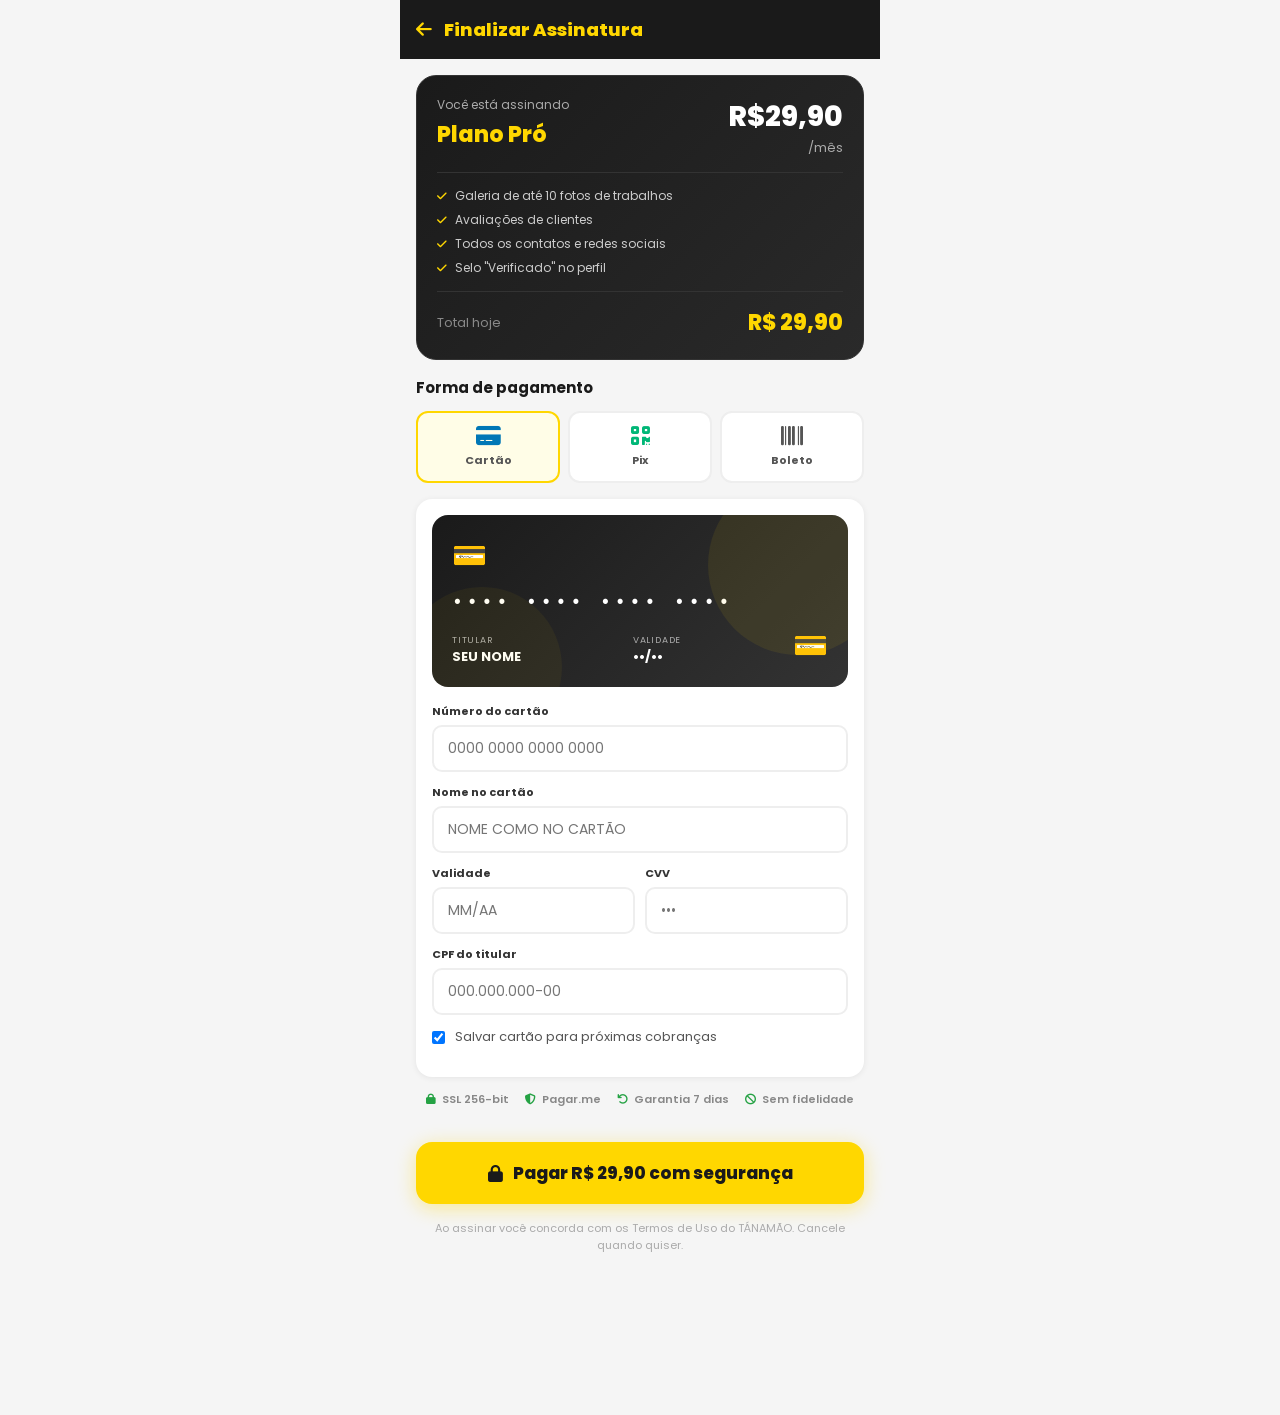
<file: checkout.html>
<!DOCTYPE html>
<html lang="pt-BR">
<head>
<meta charset="UTF-8"/>
<meta name="viewport" content="width=device-width, initial-scale=1.0"/>
<title>Pagamento – TÁNAMÃO</title>
<link rel="stylesheet" href="style.css"/>
<link href="https://fonts.googleapis.com/css2?family=Poppins:wght@400;600;700;800&display=swap" rel="stylesheet"/>
<link rel="stylesheet" href="https://cdnjs.cloudflare.com/ajax/libs/font-awesome/6.5.0/css/all.min.css"/>
<style>
.ck-header{
  background:#1a1a1a;padding:16px;
  display:flex;align-items:center;gap:12px;
}
.ck-header h1{color:#FFD700;font-size:18px;font-weight:800;}

/* RESUMO DO PLANO */
.plan-summary{
  background:linear-gradient(135deg,#1a1a1a,#2a2a2a);
  margin:16px;border-radius:20px;padding:20px;
  border:1px solid #333;
}
.ps-top{display:flex;justify-content:space-between;align-items:flex-start;}
.ps-plan{color:#FFD700;font-size:22px;font-weight:800;}
.ps-badge{background:#FFD700;color:#1a1a1a;font-size:10px;font-weight:800;padding:3px 10px;border-radius:20px;}
.ps-price{text-align:right;}
.ps-amount{color:#fff;font-size:28px;font-weight:800;}
.ps-period{color:#aaa;font-size:13px;}
.ps-divider{border:none;border-top:1px solid #333;margin:14px 0;}
.ps-features{display:flex;flex-direction:column;gap:6px;}
.ps-feat{display:flex;align-items:center;gap:8px;font-size:12px;color:#ccc;}
.ps-feat i{color:#FFD700;font-size:11px;}
.ps-total{display:flex;justify-content:space-between;align-items:center;margin-top:14px;padding-top:14px;border-top:1px solid #333;}
.ps-total-label{color:#888;font-size:13px;}
.ps-total-val{color:#FFD700;font-size:22px;font-weight:800;}

/* MÉTODO DE PAGAMENTO */
.method-section{padding:0 16px;}
.method-section h2{font-size:15px;font-weight:700;margin-bottom:12px;}
.method-tabs{display:flex;gap:8px;margin-bottom:16px;}
.method-tab{
  flex:1;background:#fff;border:2px solid #eee;border-radius:12px;
  padding:12px 6px;display:flex;flex-direction:column;align-items:center;gap:5px;
  cursor:pointer;font-family:'Poppins',sans-serif;transition:all 0.2s;
}
.method-tab.active{border-color:#FFD700;background:#fffde7;}
.method-tab i{font-size:22px;}
.method-tab span{font-size:11px;font-weight:700;color:#555;}

/* CARTÃO */
.card-form{background:#fff;border-radius:16px;padding:16px;box-shadow:0 1px 6px rgba(0,0,0,0.07);}
.card-visual{
  background:linear-gradient(135deg,#1a1a1a,#333);
  border-radius:16px;padding:20px;margin-bottom:16px;
  min-height:150px;position:relative;overflow:hidden;
}
.card-visual::before{
  content:'';position:absolute;top:-40px;right:-40px;
  width:180px;height:180px;border-radius:50%;
  background:rgba(255,215,0,0.08);
}
.card-visual::after{
  content:'';position:absolute;bottom:-60px;left:-30px;
  width:160px;height:160px;border-radius:50%;
  background:rgba(255,215,0,0.05);
}
.card-chip{font-size:28px;margin-bottom:16px;}
.card-number-display{color:#fff;font-size:18px;font-weight:700;letter-spacing:4px;margin-bottom:12px;font-family:monospace;}
.card-bottom{display:flex;justify-content:space-between;align-items:flex-end;}
.card-label{font-size:9px;color:#aaa;text-transform:uppercase;letter-spacing:0.8px;}
.card-value{color:#fff;font-size:13px;font-weight:700;}
.card-brand{font-size:28px;}

.form-row{display:grid;grid-template-columns:1fr 1fr;gap:10px;}
.form-group{margin-bottom:12px;}
.form-group label{display:block;font-size:11px;font-weight:700;color:#333;margin-bottom:5px;}
.form-group input{
  width:100%;border:2px solid #eee;border-radius:10px;
  padding:11px 14px;font-family:'Poppins',sans-serif;font-size:14px;
  outline:none;transition:border 0.2s;
}
.form-group input:focus{border-color:#FFD700;}
.save-card-row{display:flex;align-items:center;gap:10px;font-size:13px;color:#555;margin-bottom:14px;}
.save-card-row input{width:auto;}

/* PIX */
.pix-section{background:#fff;border-radius:16px;padding:20px;box-shadow:0 1px 6px rgba(0,0,0,0.07);text-align:center;}
.pix-qr{
  width:180px;height:180px;border-radius:16px;
  background:linear-gradient(135deg,#00b777,#009a66);
  margin:0 auto 14px;display:flex;align-items:center;justify-content:center;
  font-size:80px;
}
.pix-instructions{font-size:13px;color:#555;line-height:1.7;margin-bottom:14px;}
.pix-key-box{
  background:#f5f5f5;border-radius:10px;padding:12px 14px;
  display:flex;align-items:center;justify-content:space-between;margin-bottom:14px;
}
.pix-key{font-size:12px;font-weight:700;color:#333;font-family:monospace;}
.btn-copy{
  background:#FFD700;border:none;border-radius:8px;
  padding:6px 14px;font-size:12px;font-weight:700;cursor:pointer;
  font-family:'Poppins',sans-serif;display:flex;align-items:center;gap:5px;
}
.pix-timer{
  background:#fff8e1;border-radius:10px;padding:10px;
  font-size:12px;color:#e65c00;font-weight:700;
  display:flex;align-items:center;justify-content:center;gap:8px;
}

/* BOLETO */
.boleto-section{background:#fff;border-radius:16px;padding:20px;box-shadow:0 1px 6px rgba(0,0,0,0.07);text-align:center;}
.boleto-icon{font-size:60px;margin-bottom:12px;}
.boleto-note{font-size:13px;color:#555;line-height:1.7;}
.boleto-warning{
  background:#fff8e1;border-radius:10px;padding:10px;
  font-size:11px;color:#f57f17;margin-top:12px;
  display:flex;align-items:center;gap:8px;text-align:left;
}

/* SEGURANÇA */
.security-row{
  display:flex;align-items:center;justify-content:center;gap:16px;
  padding:14px 16px;flex-wrap:wrap;
}
.sec-item{display:flex;align-items:center;gap:6px;font-size:11px;color:#888;font-weight:600;}
.sec-item i{color:#25a244;}

/* BOTÃO PAGAR */
.btn-pay{
  width:calc(100% - 32px);margin:0 16px 16px;
  background:#FFD700;color:#1a1a1a;border:none;border-radius:16px;
  padding:18px;font-family:'Poppins',sans-serif;font-size:17px;font-weight:800;
  cursor:pointer;box-shadow:0 4px 20px rgba(255,215,0,0.4);
  display:flex;align-items:center;justify-content:center;gap:10px;
}
.btn-pay:active{transform:scale(0.98);}

/* SUCCESS OVERLAY */
.success-overlay{
  position:fixed;inset:0;background:rgba(0,0,0,0.85);
  z-index:300;display:none;flex-direction:column;
  align-items:center;justify-content:center;padding:24px;
}
.success-overlay.show{display:flex;}
.success-card{
  background:#fff;border-radius:24px;padding:32px 24px;
  text-align:center;max-width:340px;width:100%;
}
.success-icon{font-size:64px;margin-bottom:12px;}
.success-title{font-size:22px;font-weight:800;margin-bottom:6px;}
.success-sub{font-size:13px;color:#666;margin-bottom:20px;line-height:1.6;}
.btn-success{
  width:100%;background:#FFD700;color:#1a1a1a;border:none;
  border-radius:14px;padding:15px;font-family:'Poppins',sans-serif;
  font-size:15px;font-weight:800;cursor:pointer;
}
</style>
</head>
<body>

<div class="ck-header">
  <a href="planos.html" style="color:#FFD700;font-size:18px;"><i class="fas fa-arrow-left"></i></a>
  <h1>Finalizar Assinatura</h1>
</div>

<!-- RESUMO -->
<div class="plan-summary">
  <div class="ps-top">
    <div>
      <div style="color:#aaa;font-size:12px;margin-bottom:4px;">Você está assinando</div>
      <div class="ps-plan">Plano Pró</div>
    </div>
    <div class="ps-price">
      <div class="ps-amount">R$29,90</div>
      <div class="ps-period">/mês</div>
    </div>
  </div>
  <hr class="ps-divider"/>
  <div class="ps-features">
    <div class="ps-feat"><i class="fas fa-check"></i> Galeria de até 10 fotos de trabalhos</div>
    <div class="ps-feat"><i class="fas fa-check"></i> Avaliações de clientes</div>
    <div class="ps-feat"><i class="fas fa-check"></i> Todos os contatos e redes sociais</div>
    <div class="ps-feat"><i class="fas fa-check"></i> Selo "Verificado" no perfil</div>
  </div>
  <div class="ps-total">
    <span class="ps-total-label">Total hoje</span>
    <span class="ps-total-val">R$ 29,90</span>
  </div>
</div>

<!-- MÉTODO -->
<div class="method-section">
  <h2>Forma de pagamento</h2>
  <div class="method-tabs">
    <button class="method-tab active" onclick="setMethod('cartao',this)">
      <i class="fas fa-credit-card" style="color:#0077b6;"></i>
      <span>Cartão</span>
    </button>
    <button class="method-tab" onclick="setMethod('pix',this)">
      <i class="fas fa-qrcode" style="color:#00b777;"></i>
      <span>Pix</span>
    </button>
    <button class="method-tab" onclick="setMethod('boleto',this)">
      <i class="fas fa-barcode" style="color:#555;"></i>
      <span>Boleto</span>
    </button>
  </div>

  <!-- CARTÃO FORM -->
  <div id="formCartao" class="card-form">
    <div class="card-visual">
      <div class="card-chip">💳</div>
      <div class="card-number-display" id="cardDisplay">•••• •••• •••• ••••</div>
      <div class="card-bottom">
        <div>
          <div class="card-label">Titular</div>
          <div class="card-value" id="cardName">SEU NOME</div>
        </div>
        <div>
          <div class="card-label">Validade</div>
          <div class="card-value" id="cardExp">••/••</div>
        </div>
        <div class="card-brand" id="cardBrand">💳</div>
      </div>
    </div>

    <div class="form-group">
      <label>Número do cartão</label>
      <input type="text" placeholder="0000 0000 0000 0000" maxlength="19"
        oninput="formatCard(this)" id="cardNum"/>
    </div>
    <div class="form-group">
      <label>Nome no cartão</label>
      <input type="text" placeholder="NOME COMO NO CARTÃO"
        oninput="document.getElementById('cardName').textContent=this.value.toUpperCase()||'SEU NOME'" id="cardNameInput"/>
    </div>
    <div class="form-row">
      <div class="form-group">
        <label>Validade</label>
        <input type="text" placeholder="MM/AA" maxlength="5"
          oninput="formatExp(this)" id="cardExpInput"/>
      </div>
      <div class="form-group">
        <label>CVV</label>
        <input type="text" placeholder="•••" maxlength="4" id="cardCvv"/>
      </div>
    </div>
    <div class="form-group">
      <label>CPF do titular</label>
      <input type="text" placeholder="000.000.000-00" maxlength="14" oninput="formatCpf(this)"/>
    </div>
    <label class="save-card-row">
      <input type="checkbox" checked/> Salvar cartão para próximas cobranças
    </label>
  </div>

  <!-- PIX -->
  <div id="formPix" class="pix-section" style="display:none;">
    <div class="pix-qr">📱</div>
    <p class="pix-instructions">
      Escaneie o QR Code com seu app de banco ou copie a chave Pix abaixo.<br>
      O pagamento é processado em <strong>até 1 minuto</strong>.
    </p>
    <div class="pix-key-box">
      <span class="pix-key">00020126580014br.gov.bcb.pix...</span>
      <button class="btn-copy" onclick="copiarPix()"><i class="fas fa-copy"></i> Copiar</button>
    </div>
    <div class="pix-timer"><i class="fas fa-clock"></i> QR Code expira em <span id="timer">14:59</span></div>
  </div>

  <!-- BOLETO -->
  <div id="formBoleto" class="boleto-section" style="display:none;">
    <div class="boleto-icon">🧾</div>
    <p class="boleto-note">
      Clique em "Gerar Boleto" para criar seu boleto bancário.<br>
      O acesso ao plano é liberado após a <strong>confirmação do pagamento</strong> (1–3 dias úteis).
    </p>
    <div class="boleto-warning">
      <i class="fas fa-exclamation-triangle" style="font-size:18px;flex-shrink:0;"></i>
      <span>Boleto disponível apenas no plano anual. Para mensalidade, use cartão ou Pix.</span>
    </div>
  </div>
</div>

<!-- SEGURANÇA -->
<div class="security-row">
  <div class="sec-item"><i class="fas fa-lock"></i> SSL 256-bit</div>
  <div class="sec-item"><i class="fas fa-shield-alt"></i> Pagar.me</div>
  <div class="sec-item"><i class="fas fa-undo"></i> Garantia 7 dias</div>
  <div class="sec-item"><i class="fas fa-ban"></i> Sem fidelidade</div>
</div>

<div style="height:20px;"></div>
<button class="btn-pay" onclick="processarPagamento()">
  <i class="fas fa-lock"></i> Pagar R$ 29,90 com segurança
</button>
<p style="text-align:center;font-size:11px;color:#aaa;margin:0 16px 80px;">
  Ao assinar você concorda com os Termos de Uso do TÁNAMÃO. Cancele quando quiser.
</p>

<!-- SUCCESS -->
<div class="success-overlay" id="successOverlay">
  <div class="success-card">
    <div class="success-icon">🎉</div>
    <div class="success-title">Pagamento aprovado!</div>
    <p class="success-sub">Seu plano <strong>Pró</strong> foi ativado com sucesso. Agora você pode adicionar sua galeria de trabalhos e receber avaliações!</p>
    <button class="btn-success" onclick="window.location='minha-conta.html'">Ir para Minha Conta →</button>
  </div>
</div>

<script>
function setMethod(m, el){
  document.querySelectorAll('.method-tab').forEach(t=>t.classList.remove('active'));
  el.classList.add('active');
  document.getElementById('formCartao').style.display = m==='cartao'?'block':'none';
  document.getElementById('formPix').style.display = m==='pix'?'block':'none';
  document.getElementById('formBoleto').style.display = m==='boleto'?'block':'none';
  const btn = document.querySelector('.btn-pay');
  if(m==='pix') btn.innerHTML='<i class="fas fa-qrcode"></i> Confirmar pagamento via Pix';
  else if(m==='boleto') btn.innerHTML='<i class="fas fa-barcode"></i> Gerar Boleto';
  else btn.innerHTML='<i class="fas fa-lock"></i> Pagar R$ 29,90 com segurança';
}

function formatCard(el){
  let v = el.value.replace(/\D/g,'').substring(0,16);
  el.value = v.replace(/(.{4})/g,'$1 ').trim();
  const disp = v.padEnd(16,'•');
  document.getElementById('cardDisplay').textContent =
    disp.substring(0,4)+' '+disp.substring(4,8)+' '+disp.substring(8,12)+' '+disp.substring(12,16);
  const brands = {'4':'💳 Visa','5':'💳 Master','3':'💳 Amex','6':'💳 Elo'};
  document.getElementById('cardBrand').textContent = brands[v[0]] || '💳';
}
function formatExp(el){
  let v = el.value.replace(/\D/g,'');
  if(v.length>=2) v = v.substring(0,2)+'/'+v.substring(2,4);
  el.value = v;
  document.getElementById('cardExp').textContent = el.value || '••/••';
}
function formatCpf(el){
  let v = el.value.replace(/\D/g,'').substring(0,11);
  v = v.replace(/(\d{3})(\d)/,'$1.$2').replace(/(\d{3})(\d)/,'$1.$2').replace(/(\d{3})(\d)/,'$1-$2');
  el.value = v;
}

let timerSec = 899;
function updateTimer(){
  timerSec--;
  if(timerSec<=0){ document.getElementById('timer').textContent='Expirado'; return; }
  const m=Math.floor(timerSec/60), s=timerSec%60;
  document.getElementById('timer').textContent = `${m}:${s.toString().padStart(2,'0')}`;
  setTimeout(updateTimer,1000);
}
updateTimer();

function copiarPix(){
  alert('Chave Pix copiada! Cole no seu app de banco.');
}

function processarPagamento(){
  document.getElementById('successOverlay').classList.add('show');
}
</script>
</body>
</html>
</file>
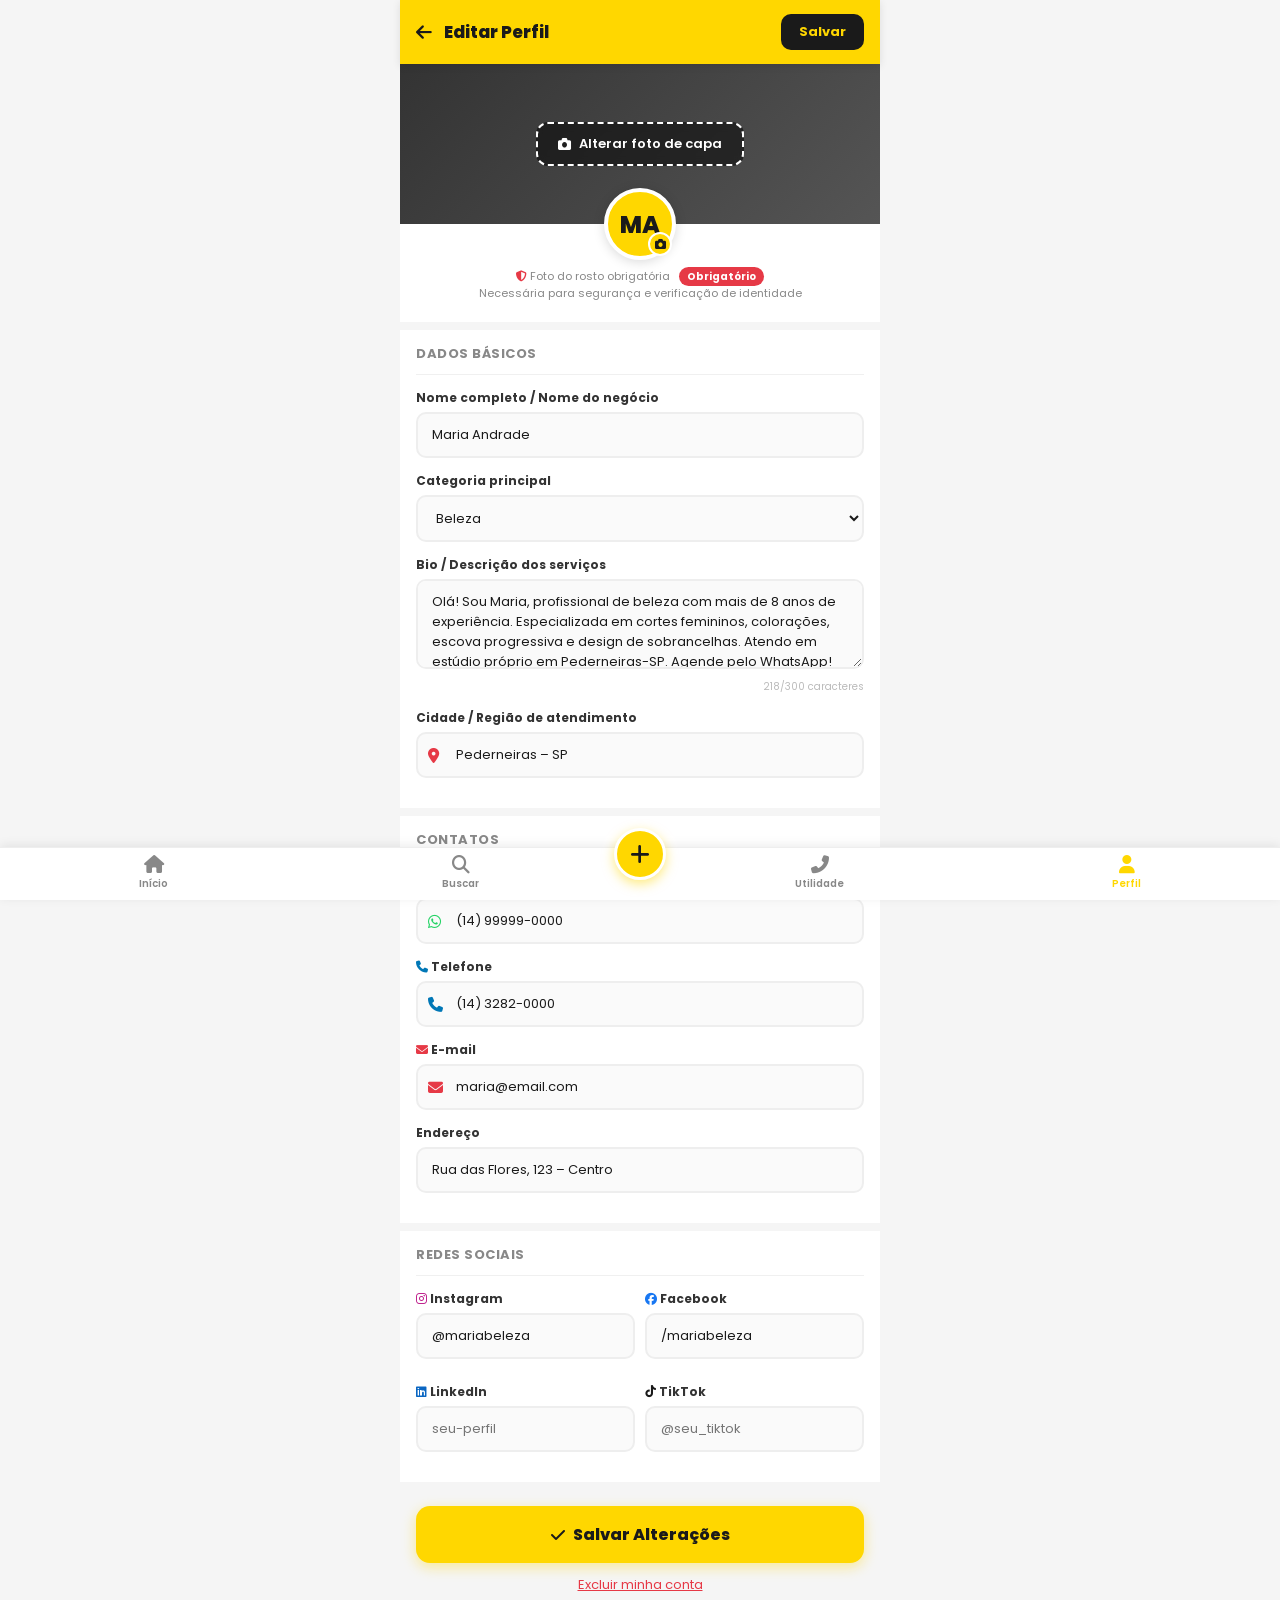
<file: editar-perfil.html>
<!DOCTYPE html>
<html lang="pt-BR">
<head>
<meta charset="UTF-8"/>
<meta name="viewport" content="width=device-width, initial-scale=1.0"/>
<title>Editar Perfil – TÁNAMÃO</title>
<link rel="stylesheet" href="style.css"/>
<link href="https://fonts.googleapis.com/css2?family=Poppins:wght@400;600;700;800&display=swap" rel="stylesheet"/>
<link rel="stylesheet" href="https://cdnjs.cloudflare.com/ajax/libs/font-awesome/6.5.0/css/all.min.css"/>
<style>
.ep-header {
  background: #FFD700; padding: 14px 16px;
  display: flex; align-items: center; justify-content: space-between;
  position: sticky; top: 0; z-index: 100;
  box-shadow: 0 2px 8px rgba(0,0,0,0.1);
}
.ep-header-left { display: flex; align-items: center; gap: 12px; }
.ep-header h1 { font-size: 17px; font-weight: 800; color: #1a1a1a; }
.btn-salvar {
  background: #1a1a1a; color: #FFD700;
  border: none; border-radius: 10px; padding: 8px 18px;
  font-family: 'Poppins',sans-serif; font-size: 13px; font-weight: 700;
  cursor: pointer;
}

/* COVER EDIT */
.cover-edit-area {
  height: 160px; background: linear-gradient(135deg,#333,#555);
  position: relative; display: flex; align-items: center; justify-content: center;
  cursor: pointer;
}
.cover-edit-btn {
  background: rgba(0,0,0,0.5); color: #fff;
  border: 2px dashed #fff; border-radius: 12px; padding: 10px 20px;
  font-size: 13px; font-weight: 600; display: flex; align-items: center; gap: 8px;
  backdrop-filter: blur(4px);
}
.avatar-edit-wrap {
  display: flex; justify-content: center; margin-top: -36px; margin-bottom: 8px;
  position: relative;
}
.avatar-edit {
  width: 72px; height: 72px; border-radius: 50%;
  background: #FFD700; color: #1a1a1a;
  font-size: 24px; font-weight: 800;
  display: flex; align-items: center; justify-content: center;
  border: 4px solid #fff; box-shadow: 0 2px 12px rgba(0,0,0,0.15);
  cursor: pointer; position: relative;
}
.avatar-edit-overlay {
  position: absolute; bottom: 0; right: 0;
  background: #FFD700; border-radius: 50%; width: 24px; height: 24px;
  display: flex; align-items: center; justify-content: center;
  font-size: 11px; border: 2px solid #fff;
}
.required-badge {
  background: #e63946; color: #fff;
  font-size: 10px; font-weight: 700; padding: 2px 8px;
  border-radius: 20px; margin-left: 6px;
}
.avatar-note { text-align: center; font-size: 11px; color: #888; margin-bottom: 16px; }

/* FORM */
.form-section { padding: 0 16px 16px; background: #fff; margin-top: 8px; }
.form-section h3 { font-size: 13px; font-weight: 700; color: #888; text-transform: uppercase; letter-spacing: 0.5px; padding: 14px 0 10px; border-bottom: 1px solid #f0f0f0; margin-bottom: 14px; }
.form-group { margin-bottom: 14px; }
.form-group label { display: block; font-size: 12px; font-weight: 700; margin-bottom: 5px; color: #333; }
.form-group input, .form-group select, .form-group textarea {
  width: 100%; border: 2px solid #eee; border-radius: 10px;
  padding: 11px 14px; font-family: 'Poppins',sans-serif; font-size: 13px;
  outline: none; transition: border 0.2s; color: #1a1a1a; background: #fafafa;
}
.form-group input:focus, .form-group textarea:focus { border-color: #FFD700; background: #fff; }
.form-group textarea { resize: vertical; min-height: 90px; }
.char-count { text-align: right; font-size: 10px; color: #bbb; margin-top: 3px; }

.input-icon-wrap { position: relative; }
.input-icon-wrap .input-icon {
  position: absolute; left: 12px; top: 50%; transform: translateY(-50%);
  font-size: 15px; color: #bbb; pointer-events: none;
}
.input-icon-wrap input { padding-left: 38px; }

/* SOCIAL GRID */
.social-grid { display: grid; grid-template-columns: 1fr 1fr; gap: 10px; }

.btn-salvar-bottom {
  width: 100%; background: #FFD700; color: #1a1a1a;
  border: none; border-radius: 14px; padding: 16px;
  font-family: 'Poppins',sans-serif; font-size: 16px; font-weight: 800;
  cursor: pointer; margin-top: 8px;
  box-shadow: 0 4px 14px rgba(255,215,0,0.4);
  display: flex; align-items: center; justify-content: center; gap: 8px;
}
.btn-excluir-conta {
  width: 100%; background: transparent; color: #e63946;
  border: none; font-family: 'Poppins',sans-serif; font-size: 13px;
  cursor: pointer; padding: 12px; text-decoration: underline;
}
</style>
</head>
<body>

<div class="ep-header">
  <div class="ep-header-left">
    <a href="minha-conta.html" style="color:#1a1a1a;font-size:18px;"><i class="fas fa-arrow-left"></i></a>
    <h1>Editar Perfil</h1>
  </div>
  <button class="btn-salvar">Salvar</button>
</div>

<!-- COVER -->
<div class="cover-edit-area">
  <div class="cover-edit-btn"><i class="fas fa-camera"></i> Alterar foto de capa</div>
</div>

<!-- AVATAR -->
<div style="background:#fff; padding-bottom:4px;">
  <div class="avatar-edit-wrap">
    <div class="avatar-edit">
      MA
      <div class="avatar-edit-overlay"><i class="fas fa-camera"></i></div>
    </div>
  </div>
  <p class="avatar-note">
    <i class="fas fa-shield-alt" style="color:#e63946"></i>
    Foto do rosto obrigatória <span class="required-badge">Obrigatório</span><br>
    Necessária para segurança e verificação de identidade
  </p>
</div>

<!-- DADOS BÁSICOS -->
<div class="form-section">
  <h3>Dados Básicos</h3>

  <div class="form-group">
    <label>Nome completo / Nome do negócio</label>
    <input type="text" value="Maria Andrade"/>
  </div>

  <div class="form-group">
    <label>Categoria principal</label>
    <select>
      <option selected>Beleza</option>
      <option>Elétrica</option><option>Hidráulica</option>
      <option>Saúde</option><option>Reforma</option>
      <option>Aulas</option><option>Informática</option>
    </select>
  </div>

  <div class="form-group">
    <label>Bio / Descrição dos serviços</label>
    <textarea id="bioField" oninput="updateCount(this,'bioCount',300)">Olá! Sou Maria, profissional de beleza com mais de 8 anos de experiência. Especializada em cortes femininos, colorações, escova progressiva e design de sobrancelhas. Atendo em estúdio próprio em Pederneiras-SP. Agende pelo WhatsApp! 💛</textarea>
    <div class="char-count"><span id="bioCount">218</span>/300 caracteres</div>
  </div>

  <div class="form-group">
    <label>Cidade / Região de atendimento</label>
    <div class="input-icon-wrap">
      <i class="fas fa-map-marker-alt input-icon" style="color:#e63946"></i>
      <input type="text" value="Pederneiras – SP"/>
    </div>
  </div>
</div>

<!-- CONTATOS -->
<div class="form-section" style="margin-top:8px;">
  <h3>Contatos</h3>

  <div class="form-group">
    <label><i class="fab fa-whatsapp" style="color:#25D366"></i> WhatsApp <span style="color:#e63946;font-size:11px;">*</span></label>
    <div class="input-icon-wrap">
      <i class="fab fa-whatsapp input-icon" style="color:#25D366"></i>
      <input type="tel" value="(14) 99999-0000"/>
    </div>
  </div>

  <div class="form-group">
    <label><i class="fas fa-phone" style="color:#0077b6"></i> Telefone</label>
    <div class="input-icon-wrap">
      <i class="fas fa-phone input-icon" style="color:#0077b6"></i>
      <input type="tel" value="(14) 3282-0000"/>
    </div>
  </div>

  <div class="form-group">
    <label><i class="fas fa-envelope" style="color:#e63946"></i> E-mail</label>
    <div class="input-icon-wrap">
      <i class="fas fa-envelope input-icon" style="color:#e63946"></i>
      <input type="email" value="maria@email.com"/>
    </div>
  </div>

  <div class="form-group">
    <label>Endereço</label>
    <input type="text" value="Rua das Flores, 123 – Centro"/>
  </div>
</div>

<!-- REDES SOCIAIS -->
<div class="form-section" style="margin-top:8px;">
  <h3>Redes Sociais</h3>
  <div class="social-grid">
    <div class="form-group">
      <label><i class="fab fa-instagram" style="color:#bc1888"></i> Instagram</label>
      <input type="text" value="@mariabeleza"/>
    </div>
    <div class="form-group">
      <label><i class="fab fa-facebook" style="color:#1877f2"></i> Facebook</label>
      <input type="text" value="/mariabeleza"/>
    </div>
    <div class="form-group">
      <label><i class="fab fa-linkedin" style="color:#0a66c2"></i> LinkedIn</label>
      <input type="text" placeholder="seu-perfil"/>
    </div>
    <div class="form-group">
      <label><i class="fab fa-tiktok" style="color:#1a1a1a"></i> TikTok</label>
      <input type="text" placeholder="@seu_tiktok"/>
    </div>
  </div>
</div>

<!-- AÇÕES -->
<div style="padding:16px 16px 100px;">
  <button class="btn-salvar-bottom"><i class="fas fa-check"></i> Salvar Alterações</button>
  <button class="btn-excluir-conta">Excluir minha conta</button>
</div>

<nav class="bottom-nav">
  <a href="index.html" class="nav-item"><i class="fas fa-home"></i><span>Início</span></a>
  <a href="busca.html" class="nav-item"><i class="fas fa-search"></i><span>Buscar</span></a>
  <a href="cadastro.html" class="nav-item nav-center"><i class="fas fa-plus"></i></a>
  <a href="utilidade.html" class="nav-item"><i class="fas fa-phone-alt"></i><span>Utilidade</span></a>
  <a href="minha-conta.html" class="nav-item active"><i class="fas fa-user"></i><span>Perfil</span></a>
</nav>

<script>
function updateCount(el, countId, max) {
  document.getElementById(countId).textContent = el.value.length;
}
</script>
</body>
</html>
</file>
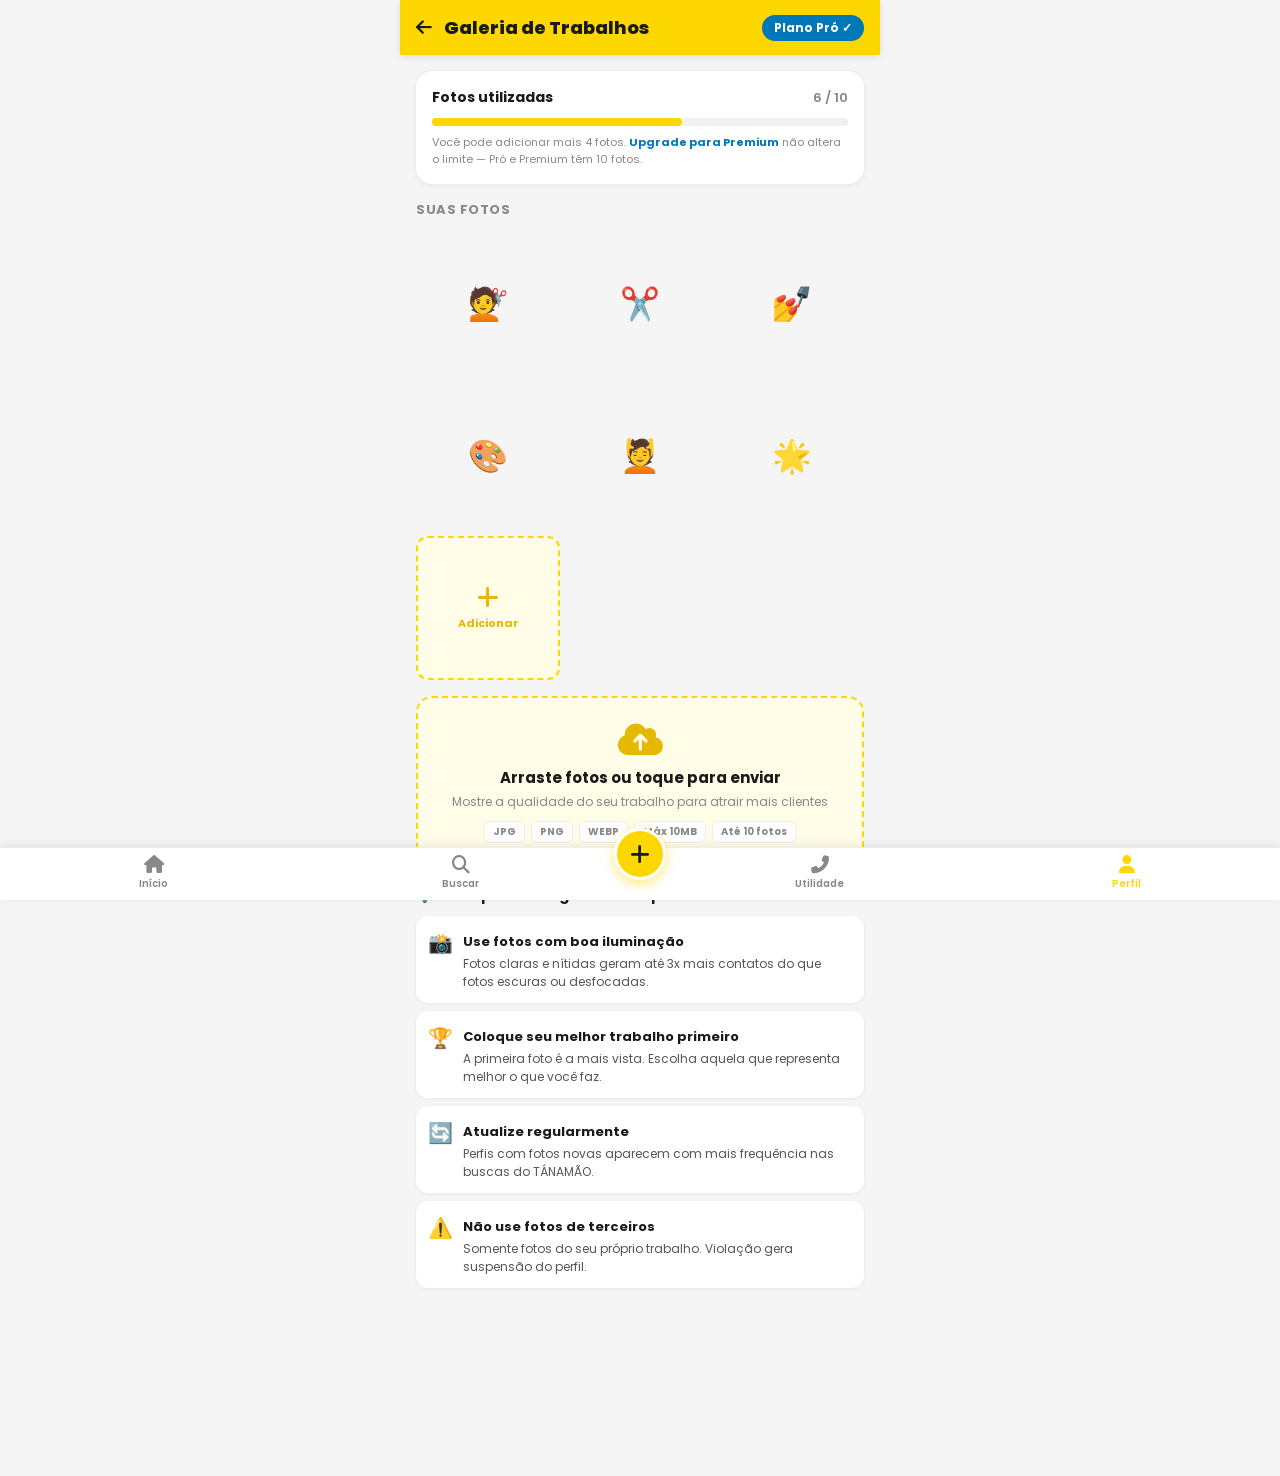
<file: galeria.html>
<!DOCTYPE html>
<html lang="pt-BR">
<head>
<meta charset="UTF-8"/>
<meta name="viewport" content="width=device-width, initial-scale=1.0"/>
<title>Galeria de Trabalhos – TÁNAMÃO</title>
<link rel="stylesheet" href="style.css"/>
<link href="https://fonts.googleapis.com/css2?family=Poppins:wght@400;600;700;800&display=swap" rel="stylesheet"/>
<link rel="stylesheet" href="https://cdnjs.cloudflare.com/ajax/libs/font-awesome/6.5.0/css/all.min.css"/>
<style>
.gal-header{
  background:#FFD700;padding:14px 16px;
  display:flex;align-items:center;justify-content:space-between;
  position:sticky;top:0;z-index:100;box-shadow:0 2px 8px rgba(0,0,0,0.1);
}
.gal-header-left{display:flex;align-items:center;gap:12px;}
.gal-header h1{font-size:18px;font-weight:800;color:#1a1a1a;}

.usage-bar-wrap{padding:16px;}
.usage-card{
  background:#fff;border-radius:16px;padding:16px;
  box-shadow:0 1px 6px rgba(0,0,0,0.07);
}
.usage-top{display:flex;justify-content:space-between;align-items:center;margin-bottom:10px;}
.usage-title{font-size:14px;font-weight:700;}
.usage-count{font-size:13px;color:#888;font-weight:600;}
.bar-bg{background:#f0f0f0;border-radius:10px;height:8px;}
.bar-fill{background:#FFD700;border-radius:10px;height:8px;width:60%;transition:width 0.5s;}
.usage-note{font-size:11px;color:#888;margin-top:8px;}
.usage-note a{color:#0077b6;font-weight:700;}

/* GRID */
.gallery-section{padding:0 16px;}
.gallery-section-title{
  font-size:13px;font-weight:700;color:#888;
  text-transform:uppercase;letter-spacing:0.5px;margin-bottom:12px;
}
.gal-grid{
  display:grid;grid-template-columns:repeat(3,1fr);gap:8px;
}
.gal-item{
  aspect-ratio:1;border-radius:12px;overflow:hidden;
  position:relative;cursor:pointer;background:#eee;
}
.gal-item img{width:100%;height:100%;object-fit:cover;}
.gal-emoji{
  width:100%;height:100%;display:flex;align-items:center;
  justify-content:center;font-size:32px;background:#f5f5f5;
}
.gal-overlay{
  position:absolute;inset:0;background:rgba(0,0,0,0);
  display:flex;align-items:center;justify-content:center;gap:10px;
  transition:background 0.2s;border-radius:12px;
}
.gal-item:hover .gal-overlay,.gal-item:active .gal-overlay{background:rgba(0,0,0,0.45);}
.gal-action-btn{
  background:#fff;border:none;border-radius:50%;
  width:36px;height:36px;display:flex;align-items:center;justify-content:center;
  font-size:15px;cursor:pointer;opacity:0;transition:opacity 0.2s;
}
.gal-item:hover .gal-action-btn,.gal-item:active .gal-action-btn{opacity:1;}
.gal-add-btn{
  aspect-ratio:1;border-radius:12px;
  border:2px dashed #FFD700;background:#fffde7;
  display:flex;flex-direction:column;align-items:center;justify-content:center;
  cursor:pointer;gap:6px;
}
.gal-add-btn i{font-size:24px;color:#e6b800;}
.gal-add-btn span{font-size:11px;font-weight:700;color:#e6b800;}

/* MODAL LIGHTBOX */
.lightbox{
  position:fixed;inset:0;background:rgba(0,0,0,0.92);
  z-index:200;display:none;flex-direction:column;
  align-items:center;justify-content:center;
}
.lightbox.open{display:flex;}
.lb-close{
  position:absolute;top:16px;right:16px;
  background:rgba(255,255,255,0.15);border:none;color:#fff;
  width:40px;height:40px;border-radius:50%;font-size:18px;cursor:pointer;
}
.lb-content{max-width:90vw;max-height:70vh;border-radius:16px;overflow:hidden;
  display:flex;align-items:center;justify-content:center;font-size:80px;background:#333;
  width:300px;height:300px;}
.lb-nav{display:flex;gap:16px;margin-top:20px;}
.lb-nav-btn{
  background:rgba(255,255,255,0.15);border:none;color:#fff;
  width:44px;height:44px;border-radius:50%;font-size:18px;cursor:pointer;
}
.lb-caption{color:#ddd;font-size:13px;margin-top:12px;text-align:center;}
.lb-actions{display:flex;gap:10px;margin-top:14px;}
.lb-btn{
  background:rgba(255,255,255,0.12);color:#fff;border:none;
  border-radius:10px;padding:8px 18px;font-family:'Poppins',sans-serif;
  font-size:13px;font-weight:600;cursor:pointer;display:flex;align-items:center;gap:6px;
}
.lb-btn.danger{background:rgba(230,57,70,0.3);color:#ff6b6b;}

/* UPLOAD AREA */
.upload-section{padding:16px;}
.upload-area{
  border:2px dashed #FFD700;border-radius:16px;
  padding:24px;text-align:center;background:#fffde7;cursor:pointer;
}
.upload-area i{font-size:36px;color:#e6b800;margin-bottom:8px;}
.upload-area strong{display:block;font-size:15px;font-weight:700;margin-bottom:4px;}
.upload-area p{font-size:12px;color:#888;}
.upload-area .formats{
  display:flex;gap:6px;justify-content:center;margin-top:10px;flex-wrap:wrap;
}
.fmt-chip{
  background:#fff;border:1px solid #eee;border-radius:6px;
  padding:2px 8px;font-size:10px;font-weight:700;color:#888;
}

/* DICAS */
.tips-section{padding:0 16px 100px;}
.tips-section h3{font-size:14px;font-weight:700;margin-bottom:10px;}
.tip-item{
  display:flex;align-items:flex-start;gap:10px;
  background:#fff;border-radius:12px;padding:12px;margin-bottom:8px;
  box-shadow:0 1px 4px rgba(0,0,0,0.06);
}
.tip-icon{font-size:20px;flex-shrink:0;}
.tip-text p{font-size:12px;color:#555;margin-top:2px;line-height:1.5;}
.tip-text strong{font-size:13px;color:#1a1a1a;}
</style>
</head>
<body>

<div class="gal-header">
  <div class="gal-header-left">
    <a href="minha-conta.html" style="color:#1a1a1a;font-size:18px;"><i class="fas fa-arrow-left"></i></a>
    <h1>Galeria de Trabalhos</h1>
  </div>
  <span class="badge badge-pro" style="font-size:12px;padding:4px 12px;">Plano Pró ✓</span>
</div>

<!-- BARRA DE USO -->
<div class="usage-bar-wrap">
  <div class="usage-card">
    <div class="usage-top">
      <span class="usage-title">Fotos utilizadas</span>
      <span class="usage-count">6 / 10</span>
    </div>
    <div class="bar-bg"><div class="bar-fill"></div></div>
    <p class="usage-note">Você pode adicionar mais 4 fotos. <a href="planos.html">Upgrade para Premium</a> não altera o limite — Pró e Premium têm 10 fotos.</p>
  </div>
</div>

<!-- GALERIA -->
<div class="gallery-section">
  <p class="gallery-section-title">Suas fotos</p>
  <div class="gal-grid" id="galGrid">

    <div class="gal-item" onclick="openLightbox(0)">
      <div class="gal-emoji">💇</div>
      <div class="gal-overlay">
        <button class="gal-action-btn" onclick="event.stopPropagation();openLightbox(0)"><i class="fas fa-eye"></i></button>
        <button class="gal-action-btn" style="color:#e63946;" onclick="event.stopPropagation();deletePhoto(this)"><i class="fas fa-trash"></i></button>
      </div>
    </div>

    <div class="gal-item" onclick="openLightbox(1)">
      <div class="gal-emoji">✂️</div>
      <div class="gal-overlay">
        <button class="gal-action-btn"><i class="fas fa-eye"></i></button>
        <button class="gal-action-btn" style="color:#e63946;" onclick="event.stopPropagation();deletePhoto(this)"><i class="fas fa-trash"></i></button>
      </div>
    </div>

    <div class="gal-item" onclick="openLightbox(2)">
      <div class="gal-emoji">💅</div>
      <div class="gal-overlay">
        <button class="gal-action-btn"><i class="fas fa-eye"></i></button>
        <button class="gal-action-btn" style="color:#e63946;" onclick="event.stopPropagation();deletePhoto(this)"><i class="fas fa-trash"></i></button>
      </div>
    </div>

    <div class="gal-item" onclick="openLightbox(3)">
      <div class="gal-emoji">🎨</div>
      <div class="gal-overlay">
        <button class="gal-action-btn"><i class="fas fa-eye"></i></button>
        <button class="gal-action-btn" style="color:#e63946;" onclick="event.stopPropagation();deletePhoto(this)"><i class="fas fa-trash"></i></button>
      </div>
    </div>

    <div class="gal-item" onclick="openLightbox(4)">
      <div class="gal-emoji">💆</div>
      <div class="gal-overlay">
        <button class="gal-action-btn"><i class="fas fa-eye"></i></button>
        <button class="gal-action-btn" style="color:#e63946;" onclick="event.stopPropagation();deletePhoto(this)"><i class="fas fa-trash"></i></button>
      </div>
    </div>

    <div class="gal-item" onclick="openLightbox(5)">
      <div class="gal-emoji">🌟</div>
      <div class="gal-overlay">
        <button class="gal-action-btn"><i class="fas fa-eye"></i></button>
        <button class="gal-action-btn" style="color:#e63946;" onclick="event.stopPropagation();deletePhoto(this)"><i class="fas fa-trash"></i></button>
      </div>
    </div>

    <div class="gal-add-btn" onclick="document.getElementById('fileInput').click()">
      <i class="fas fa-plus"></i>
      <span>Adicionar</span>
    </div>

  </div>
  <input type="file" id="fileInput" accept="image/*" multiple style="display:none;" onchange="addPhotos(this)"/>
</div>

<!-- UPLOAD DRAG & DROP -->
<div class="upload-section">
  <div class="upload-area" onclick="document.getElementById('fileInput').click()">
    <i class="fas fa-cloud-upload-alt"></i>
    <strong>Arraste fotos ou toque para enviar</strong>
    <p>Mostre a qualidade do seu trabalho para atrair mais clientes</p>
    <div class="formats">
      <span class="fmt-chip">JPG</span>
      <span class="fmt-chip">PNG</span>
      <span class="fmt-chip">WEBP</span>
      <span class="fmt-chip">Máx 10MB</span>
      <span class="fmt-chip">Até 10 fotos</span>
    </div>
  </div>
</div>

<!-- DICAS -->
<div class="tips-section">
  <h3>💡 Dicas para uma galeria campeã</h3>
  <div class="tip-item">
    <span class="tip-icon">📸</span>
    <div class="tip-text">
      <strong>Use fotos com boa iluminação</strong>
      <p>Fotos claras e nítidas geram até 3x mais contatos do que fotos escuras ou desfocadas.</p>
    </div>
  </div>
  <div class="tip-item">
    <span class="tip-icon">🏆</span>
    <div class="tip-text">
      <strong>Coloque seu melhor trabalho primeiro</strong>
      <p>A primeira foto é a mais vista. Escolha aquela que representa melhor o que você faz.</p>
    </div>
  </div>
  <div class="tip-item">
    <span class="tip-icon">🔄</span>
    <div class="tip-text">
      <strong>Atualize regularmente</strong>
      <p>Perfis com fotos novas aparecem com mais frequência nas buscas do TÁNAMÃO.</p>
    </div>
  </div>
  <div class="tip-item">
    <span class="tip-icon">⚠️</span>
    <div class="tip-text">
      <strong>Não use fotos de terceiros</strong>
      <p>Somente fotos do seu próprio trabalho. Violação gera suspensão do perfil.</p>
    </div>
  </div>
</div>

<!-- LIGHTBOX -->
<div class="lightbox" id="lightbox">
  <button class="lb-close" onclick="closeLightbox()"><i class="fas fa-times"></i></button>
  <div class="lb-content" id="lbContent">💇</div>
  <div class="lb-caption" id="lbCaption">Foto 1 de 6</div>
  <div class="lb-nav">
    <button class="lb-nav-btn" onclick="prevPhoto()"><i class="fas fa-chevron-left"></i></button>
    <button class="lb-nav-btn" onclick="nextPhoto()"><i class="fas fa-chevron-right"></i></button>
  </div>
  <div class="lb-actions">
    <button class="lb-btn"><i class="fas fa-star"></i> Definir como capa</button>
    <button class="lb-btn danger" onclick="closeLightbox()"><i class="fas fa-trash"></i> Excluir</button>
  </div>
</div>

<nav class="bottom-nav">
  <a href="index.html" class="nav-item"><i class="fas fa-home"></i><span>Início</span></a>
  <a href="busca.html" class="nav-item"><i class="fas fa-search"></i><span>Buscar</span></a>
  <a href="cadastro.html" class="nav-item nav-center"><i class="fas fa-plus"></i></a>
  <a href="utilidade.html" class="nav-item"><i class="fas fa-phone-alt"></i><span>Utilidade</span></a>
  <a href="minha-conta.html" class="nav-item active"><i class="fas fa-user"></i><span>Perfil</span></a>
</nav>

<script>
const emojis = ['💇','✂️','💅','🎨','💆','🌟'];
let current = 0;

function openLightbox(i){
  current = i;
  document.getElementById('lightbox').classList.add('open');
  document.getElementById('lbContent').textContent = emojis[i] || '📷';
  document.getElementById('lbCaption').textContent = `Foto ${i+1} de ${emojis.length}`;
}
function closeLightbox(){ document.getElementById('lightbox').classList.remove('open'); }
function nextPhoto(){ current=(current+1)%emojis.length; openLightbox(current); }
function prevPhoto(){ current=(current-1+emojis.length)%emojis.length; openLightbox(current); }
function deletePhoto(btn){
  if(confirm('Excluir esta foto?')){
    btn.closest('.gal-item').remove();
  }
}
function addPhotos(input){
  const files = Array.from(input.files);
  files.forEach(file => {
    const reader = new FileReader();
    reader.onload = e => {
      const item = document.createElement('div');
      item.className = 'gal-item';
      item.innerHTML = `<img src="${e.target.result}" style="width:100%;height:100%;object-fit:cover;"/>
        <div class="gal-overlay">
          <button class="gal-action-btn"><i class="fas fa-eye"></i></button>
          <button class="gal-action-btn" style="color:#e63946;" onclick="event.stopPropagation();deletePhoto(this)"><i class="fas fa-trash"></i></button>
        </div>`;
      const grid = document.getElementById('galGrid');
      const addBtn = grid.querySelector('.gal-add-btn');
      grid.insertBefore(item, addBtn);
    };
    reader.readAsDataURL(file);
  });
}
</script>
</body>
</html>
</file>
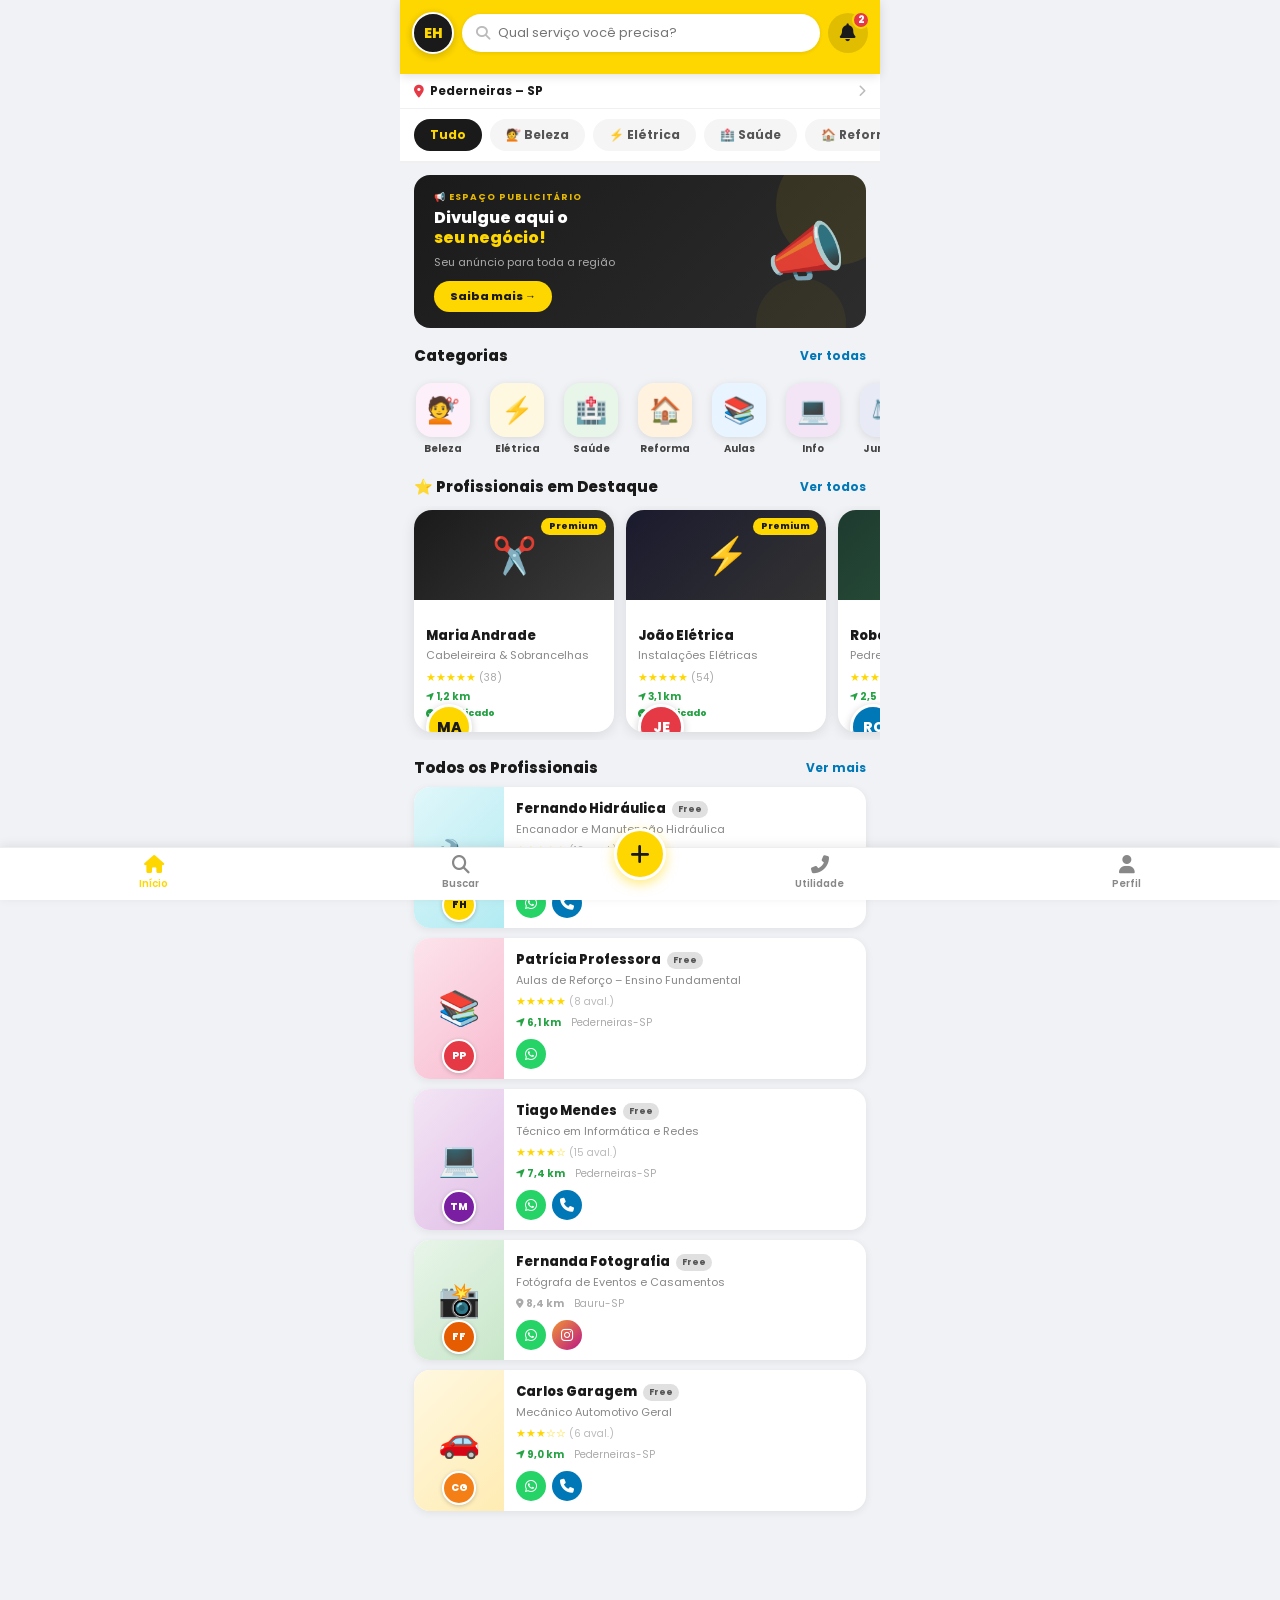
<file: index_mobile_tune.html>
<!DOCTYPE html>
<html lang="pt-BR">
<head>
<meta charset="UTF-8"/>
<meta name="viewport" content="width=device-width, initial-scale=1.0"/>
<title>TÁNAMÃO – Profissionais e Serviços</title>
<link rel="stylesheet" href="style.css"/>
<link href="https://fonts.googleapis.com/css2?family=Poppins:wght@400;600;700;800&display=swap" rel="stylesheet"/>
<link rel="stylesheet" href="https://cdnjs.cloudflare.com/ajax/libs/font-awesome/6.5.0/css/all.min.css"/>
<style>
*,*::before,*::after{box-sizing:border-box;margin:0;padding:0;}
body{font-family:'Poppins',sans-serif;background:#f0f2f5;color:#1a1a1a;max-width:480px;margin:0 auto;padding-bottom:80px;}

/* ═══════════════════════════════
   TOPO FIXO
═══════════════════════════════ */
.app-header{
  background:#FFD700;
  padding:12px 12px 10px;
  padding-right:12px;
  position:sticky;top:0;z-index:100;
  box-shadow:0 2px 10px rgba(0,0,0,0.12);
}
.header-row1{
  display:flex;align-items:center;gap:8px;margin-bottom:10px;min-width:0;
}
/* Avatar do usuário */
.user-avatar{
  width:42px;height:42px;border-radius:50%;
  background:#1a1a1a;color:#FFD700;font-size:14px;font-weight:800;
  display:flex;align-items:center;justify-content:center;
  border:2px solid #fff;flex-shrink:0;cursor:pointer;overflow:hidden;
  box-shadow:0 2px 8px rgba(0,0,0,0.2);
}
/* Campo de busca */
.search-wrap{
  flex:1;display:flex;align-items:center;min-width:0;
  background:#fff;border-radius:22px;
  padding:9px 14px;gap:8px;
  box-shadow:0 1px 4px rgba(0,0,0,0.1);
}
.search-wrap i{color:#bbb;font-size:14px;}
.search-wrap input{
  flex:1;border:none;outline:none;min-width:0;
  font-family:'Poppins',sans-serif;font-size:13px;background:transparent;color:#1a1a1a;
}
/* Sino */
.bell-wrap{position:relative;flex-shrink:0;}
.bell-btn{
  width:40px;height:40px;border-radius:50%;
  background:rgba(0,0,0,0.12);border:none;
  color:#1a1a1a;font-size:18px;cursor:pointer;
  display:flex;align-items:center;justify-content:center;
}
.notif-badge{
  position:absolute;top:-2px;right:-2px;
  background:#e63946;color:#fff;
  border-radius:50%;min-width:18px;height:18px;
  font-size:10px;font-weight:800;
  display:flex;align-items:center;justify-content:center;
  border:2px solid #FFD700;padding:0 3px;
}

/* LOCALIZAÇÃO */
.location-strip{
  display:flex;align-items:center;gap:6px;
  padding:8px 14px;background:#fff;
  border-bottom:1px solid #f0f0f0;cursor:pointer;
}
.location-strip i{color:#e63946;font-size:13px;}
.location-strip span{font-size:12px;font-weight:700;color:#1a1a1a;flex:1;}
.location-strip .chevron{color:#bbb;font-size:12px;}

/* ═══════════════════════════════
   FILTRO CATEGORIAS (horizontal)
═══════════════════════════════ */
.filter-scroll{
  display:flex;gap:8px;
  padding:10px 14px;overflow-x:auto;background:#fff;
  border-bottom:2px solid #f0f0f0;
}
.filter-scroll::-webkit-scrollbar{display:none;}
.f-chip{
  white-space:nowrap;border:none;
  background:#f5f5f5;border-radius:20px;
  padding:7px 16px;font-family:'Poppins',sans-serif;
  font-size:12px;font-weight:700;color:#555;cursor:pointer;
  flex-shrink:0;transition:all 0.15s;
}
.f-chip.active{background:#1a1a1a;color:#FFD700;}
.f-chip:active{transform:scale(0.96);}

/* ═══════════════════════════════
   BANNER PUBLICITÁRIO
═══════════════════════════════ */
.banner-wrap{padding:12px 14px 0;}
.ad-banner{
  background:linear-gradient(135deg,#1a1a1a 0%,#2d2d2d 100%);
  border-radius:16px;padding:16px 20px;
  display:flex;align-items:center;justify-content:space-between;
  overflow:hidden;position:relative;cursor:pointer;
}
.ad-banner::before{
  content:'';position:absolute;
  right:-30px;top:-30px;
  width:120px;height:120px;border-radius:50%;
  background:rgba(255,215,0,0.08);
}
.ad-banner::after{
  content:'';position:absolute;
  right:20px;bottom:-40px;
  width:90px;height:90px;border-radius:50%;
  background:rgba(255,215,0,0.05);
}
.ad-text .ad-tag{
  font-size:9px;font-weight:700;letter-spacing:1px;
  color:#e6b800;text-transform:uppercase;margin-bottom:4px;
}
.ad-text .ad-title{
  font-size:16px;font-weight:800;color:#fff;line-height:1.25;margin-bottom:6px;
}
.ad-text .ad-title span{color:#FFD700;}
.ad-text .ad-sub{font-size:11px;color:#aaa;margin-bottom:10px;}
.btn-ad{
  background:#FFD700;color:#1a1a1a;border:none;
  border-radius:20px;padding:7px 16px;
  font-family:'Poppins',sans-serif;font-size:11px;font-weight:800;cursor:pointer;
}

/* ═══════════════════════════════
   ÍCONES DE CATEGORIAS
═══════════════════════════════ */
.section-header{
  display:flex;align-items:center;justify-content:space-between;
  padding:16px 14px 8px;
}
.section-header h2{font-size:15px;font-weight:800;}
.section-header a{font-size:12px;font-weight:700;color:#0077b6;text-decoration:none;}

.cat-icons-wrap{
  display:flex;gap:0;
  padding:0 6px 4px;overflow-x:auto;
}
.cat-icons-wrap::-webkit-scrollbar{display:none;}
.cat-icon-item{
  display:flex;flex-direction:column;align-items:center;gap:6px;
  padding:8px 10px;cursor:pointer;flex-shrink:0;min-width:72px;
}
.cat-icon-item:active .cat-icon-circle{transform:scale(0.92);}
.cat-icon-circle{
  width:54px;height:54px;border-radius:16px;
  display:flex;align-items:center;justify-content:center;
  font-size:26px;transition:transform 0.15s;
  box-shadow:0 2px 8px rgba(0,0,0,0.1);
}
.cat-icon-label{font-size:10px;font-weight:700;color:#444;text-align:center;line-height:1.2;}

/* ═══════════════════════════════
   DESTAQUES — SCROLL HORIZONTAL
═══════════════════════════════ */
.highlight-wrap{
  display:flex;gap:12px;
  padding:4px 14px 8px;overflow-x:auto;
}
.highlight-wrap::-webkit-scrollbar{display:none;}

.hl-card{
  min-width:200px;max-width:200px;
  background:#fff;border-radius:18px;
  overflow:hidden;box-shadow:0 3px 14px rgba(0,0,0,0.1);
  cursor:pointer;flex-shrink:0;position:relative;
  transition:transform 0.15s;
}
.hl-card:active{transform:scale(0.97);}
.hl-cover{
  height:90px;position:relative;overflow:hidden;
  display:flex;align-items:center;justify-content:center;font-size:36px;
}
.hl-avatar{
  position:absolute;bottom:-18px;left:12px;
  width:46px;height:46px;border-radius:50%;
  background:#FFD700;color:#1a1a1a;font-size:14px;font-weight:800;
  display:flex;align-items:center;justify-content:center;
  border:3px solid #fff;z-index:2;
  box-shadow:0 2px 8px rgba(0,0,0,0.2);
}
.hl-plan-tag{
  position:absolute;top:8px;right:8px;
  background:#FFD700;color:#1a1a1a;
  font-size:9px;font-weight:800;
  padding:2px 8px;border-radius:20px;
}
.hl-plan-tag.pro{background:#0077b6;color:#fff;}
.hl-body{padding:26px 12px 12px;}
.hl-name{font-size:13px;font-weight:800;margin-bottom:1px;}
.hl-role{font-size:11px;color:#888;margin-bottom:5px;white-space:nowrap;overflow:hidden;text-overflow:ellipsis;}
.hl-stars{font-size:11px;color:#FFD700;}
.hl-stars span{color:#aaa;font-size:10px;}
.hl-dist{font-size:10px;color:#25a244;font-weight:700;margin-top:3px;}
.hl-dist i{font-size:9px;}
.verified-tag{
  font-size:9px;color:#25a244;font-weight:800;
  display:flex;align-items:center;gap:3px;margin-top:2px;
}

/* ═══════════════════════════════
   LISTA VERTICAL — sem destaque
═══════════════════════════════ */
.list-section{padding:0 14px;}
.list-card{
  background:#fff;border-radius:16px;margin-bottom:10px;
  overflow:hidden;box-shadow:0 2px 8px rgba(0,0,0,0.07);
  cursor:pointer;display:flex;align-items:stretch;
  transition:transform 0.15s;
}
.list-card:active{transform:scale(0.98);}
.list-cover-side{
  width:90px;min-height:90px;flex-shrink:0;
  display:flex;align-items:center;justify-content:center;
  font-size:34px;position:relative;
}
.list-avatar-sm{
  position:absolute;bottom:6px;left:50%;transform:translateX(-50%);
  width:34px;height:34px;border-radius:50%;
  background:#FFD700;color:#1a1a1a;font-size:10px;font-weight:800;
  display:flex;align-items:center;justify-content:center;
  border:2px solid #fff;
  box-shadow:0 1px 4px rgba(0,0,0,0.2);
}
.list-info{flex:1;padding:12px 12px 10px;}
.list-header{display:flex;align-items:center;gap:6px;margin-bottom:2px;}
.list-name{font-size:13px;font-weight:800;}
.list-role{font-size:11px;color:#888;margin-bottom:4px;}
.list-stars{font-size:11px;color:#FFD700;}
.list-stars span{color:#bbb;font-size:10px;}
.list-meta{display:flex;align-items:center;gap:10px;margin-top:5px;flex-wrap:wrap;}
.list-dist{font-size:10px;color:#25a244;font-weight:700;}
.list-city{font-size:10px;color:#aaa;}
.list-contact-row{display:flex;gap:6px;margin-top:8px;}
.lc-btn{
  width:30px;height:30px;border-radius:50%;border:none;
  display:flex;align-items:center;justify-content:center;
  font-size:14px;cursor:pointer;color:#fff;
}

/* ═══════════════════════════════
   NOTIF DRAWER
═══════════════════════════════ */
.notif-overlay{position:fixed;inset:0;background:rgba(0,0,0,0.5);z-index:200;display:none;}
.notif-overlay.open{display:block;}
.notif-drawer{
  position:fixed;top:0;right:0;width:300px;max-width:100vw;height:100vh;
  background:#fff;z-index:201;
  transform:translateX(100%);transition:transform 0.3s cubic-bezier(.4,0,.2,1);
  display:flex;flex-direction:column;
}
.notif-drawer.open{transform:translateX(0);}
.notif-head{background:#FFD700;padding:14px 16px;display:flex;align-items:center;justify-content:space-between;}
.notif-head h2{font-size:16px;font-weight:800;}
.notif-close{background:none;border:none;font-size:20px;cursor:pointer;}
.notif-list{flex:1;overflow-y:auto;}
.notif-item{
  display:flex;gap:12px;padding:14px 16px;
  border-bottom:1px solid #f5f5f5;cursor:pointer;
}
.notif-item.unread{background:#fffde7;}
.notif-ico{width:40px;height:40px;border-radius:12px;display:flex;align-items:center;justify-content:center;font-size:18px;flex-shrink:0;}
.notif-body p{font-size:12px;color:#1a1a1a;line-height:1.5;margin-bottom:2px;}
.notif-body span{font-size:10px;color:#aaa;}
.unread-dot{width:8px;height:8px;border-radius:50%;background:#e63946;flex-shrink:0;margin-top:4px;}
.mark-all-btn{padding:12px;border:none;background:#fff;border-top:1px solid #eee;font-family:'Poppins',sans-serif;font-size:12px;font-weight:700;color:#0077b6;cursor:pointer;width:100%;}

/* MODAL LOCALIZAÇÃO */
.loc-modal{position:fixed;inset:0;background:rgba(0,0,0,0.5);z-index:300;display:none;align-items:flex-end;}
.loc-modal.open{display:flex;}
.loc-modal-card{background:#fff;border-radius:24px 24px 0 0;padding:20px 18px 36px;width:100%;}
.loc-modal-card h2{font-size:17px;font-weight:800;margin-bottom:4px;}
.loc-modal-card p{font-size:12px;color:#888;margin-bottom:16px;}
.loc-opt{display:flex;align-items:center;gap:14px;padding:14px;border-radius:14px;border:2px solid #eee;margin-bottom:8px;cursor:pointer;transition:all 0.15s;}
.loc-opt.active,.loc-opt:hover{border-color:#FFD700;background:#fffde7;}
.loc-opt-ico{width:44px;height:44px;border-radius:12px;display:flex;align-items:center;justify-content:center;font-size:22px;flex-shrink:0;}
.loc-opt-title{font-size:14px;font-weight:700;}
.loc-opt-sub{font-size:11px;color:#888;}
.loc-input{width:100%;border:2px solid #eee;border-radius:12px;padding:12px 14px;font-family:'Poppins',sans-serif;font-size:13px;outline:none;margin-top:6px;display:none;}
.loc-input:focus{border-color:#FFD700;}
.btn-confirmar-loc{width:100%;background:#FFD700;color:#1a1a1a;border:none;border-radius:14px;padding:15px;font-family:'Poppins',sans-serif;font-size:15px;font-weight:800;cursor:pointer;margin-top:14px;}
</style>
</head>
<body>

<!-- ══════════ TOPO ══════════ -->
<div class="app-header">
  <div class="header-row1">
    <!-- AVATAR DO USUÁRIO -->
    <a href="minha-conta.html">
      <div class="user-avatar" title="Minha Conta">EH</div>
    </a>
    <!-- BUSCA -->
    <div class="search-wrap" onclick="window.location='busca.html'" style="cursor:pointer;">
      <i class="fas fa-search"></i>
      <input type="text" placeholder="Qual serviço você precisa?" readonly style="cursor:pointer;"/>
    </div>
    <!-- SINO -->
    <div class="bell-wrap">
      <button class="bell-btn" onclick="abrirNotif()" title="Notificações">
        <i class="fas fa-bell"></i>
      </button>
      <div class="notif-badge" id="notifBadge">2</div>
    </div>
  </div>
</div>

<!-- ══════════ LOCALIZAÇÃO ══════════ -->
<div class="location-strip" onclick="abrirLocModal()">
  <i class="fas fa-map-marker-alt"></i>
  <span id="locLabel">Pederneiras – SP</span>
  <i class="fas fa-chevron-right chevron"></i>
</div>

<!-- ══════════ FILTRO POR CATEGORIA ══════════ -->
<div class="filter-scroll" id="filterScroll">
  <button class="f-chip active" onclick="filtrar(this,'Tudo')">Tudo</button>
  <button class="f-chip" onclick="filtrar(this,'Beleza')">💇 Beleza</button>
  <button class="f-chip" onclick="filtrar(this,'Elétrica')">⚡ Elétrica</button>
  <button class="f-chip" onclick="filtrar(this,'Saúde')">🏥 Saúde</button>
  <button class="f-chip" onclick="filtrar(this,'Reforma')">🏠 Reforma</button>
  <button class="f-chip" onclick="filtrar(this,'Aulas')">📚 Aulas</button>
  <button class="f-chip" onclick="filtrar(this,'Informática')">💻 Info</button>
  <button class="f-chip" onclick="filtrar(this,'Advocacia')">⚖️ Juridico</button>
  <button class="f-chip" onclick="filtrar(this,'Fotografia')">📸 Foto</button>
  <button class="f-chip" onclick="filtrar(this,'Automotivo')">🚗 Auto</button>
</div>

<!-- ══════════ BANNER PUBLICITÁRIO ══════════ -->
<div class="banner-wrap">
  <div class="ad-banner" onclick="window.location='planos.html'">
    <div class="ad-text">
      <div class="ad-tag">📢 Espaço Publicitário</div>
      <div class="ad-title">Divulgue aqui o<br/><span>seu negócio!</span></div>
      <div class="ad-sub">Seu anúncio para toda a região</div>
      <button class="btn-ad">Saiba mais →</button>
    </div>
    <div style="font-size:64px;z-index:1;position:relative;opacity:0.9;">📣</div>
  </div>
</div>

<!-- ══════════ ÍCONES DE CATEGORIAS ══════════ -->
<div class="section-header">
  <h2>Categorias</h2>
  <a href="busca.html">Ver todas</a>
</div>
<div class="cat-icons-wrap">
  <div class="cat-icon-item" onclick="filtrarCat('Beleza')">
    <div class="cat-icon-circle" style="background:#fdf0fb;">💇</div>
    <span class="cat-icon-label">Beleza</span>
  </div>
  <div class="cat-icon-item" onclick="filtrarCat('Elétrica')">
    <div class="cat-icon-circle" style="background:#fff8e1;">⚡</div>
    <span class="cat-icon-label">Elétrica</span>
  </div>
  <div class="cat-icon-item" onclick="filtrarCat('Saúde')">
    <div class="cat-icon-circle" style="background:#e8f5e9;">🏥</div>
    <span class="cat-icon-label">Saúde</span>
  </div>
  <div class="cat-icon-item" onclick="filtrarCat('Reforma')">
    <div class="cat-icon-circle" style="background:#fff3e0;">🏠</div>
    <span class="cat-icon-label">Reforma</span>
  </div>
  <div class="cat-icon-item" onclick="filtrarCat('Aulas')">
    <div class="cat-icon-circle" style="background:#e8f4ff;">📚</div>
    <span class="cat-icon-label">Aulas</span>
  </div>
  <div class="cat-icon-item" onclick="filtrarCat('Informática')">
    <div class="cat-icon-circle" style="background:#f3e5f5;">💻</div>
    <span class="cat-icon-label">Info</span>
  </div>
  <div class="cat-icon-item" onclick="filtrarCat('Advocacia')">
    <div class="cat-icon-circle" style="background:#e8eaf6;">⚖️</div>
    <span class="cat-icon-label">Jurídico</span>
  </div>
  <div class="cat-icon-item" onclick="filtrarCat('Automotivo')">
    <div class="cat-icon-circle" style="background:#fce4ec;">🚗</div>
    <span class="cat-icon-label">Auto</span>
  </div>
  <div class="cat-icon-item" onclick="filtrarCat('Fotografia')">
    <div class="cat-icon-circle" style="background:#e0f7fa;">📸</div>
    <span class="cat-icon-label">Foto</span>
  </div>
  <div class="cat-icon-item" onclick="filtrarCat('Contabilidade')">
    <div class="cat-icon-circle" style="background:#f1f8e9;">📊</div>
    <span class="cat-icon-label">Contab.</span>
  </div>
  <div class="cat-icon-item" onclick="filtrarCat('Hidráulica')">
    <div class="cat-icon-circle" style="background:#e3f2fd;">🔧</div>
    <span class="cat-icon-label">Hidráulica</span>
  </div>
  <div class="cat-icon-item" onclick="window.location='busca.html'">
    <div class="cat-icon-circle" style="background:#f5f5f5;">+</div>
    <span class="cat-icon-label">Ver todas</span>
  </div>
</div>

<!-- ══════════ DESTAQUES — SCROLL HORIZONTAL ══════════ -->
<div class="section-header" style="padding-top:8px;">
  <h2>⭐ Profissionais em Destaque</h2>
  <a href="busca.html">Ver todos</a>
</div>
<div class="highlight-wrap" id="highlightWrap">

  <!-- PREMIUM 1 -->
  <a href="perfil.html" class="hl-card">
    <div class="hl-cover" style="background:linear-gradient(135deg,#1a1a1a,#3a3a3a);">✂️
      <span class="hl-plan-tag">Premium</span>
    </div>
    <div class="hl-avatar">MA</div>
    <div class="hl-body">
      <div class="hl-name">Maria Andrade</div>
      <div class="hl-role">Cabeleireira &amp; Sobrancelhas</div>
      <div class="hl-stars">★★★★★ <span>(38)</span></div>
      <div class="hl-dist"><i class="fas fa-location-arrow"></i> 1,2 km</div>
      <div class="verified-tag"><i class="fas fa-check-circle" style="color:#25a244;"></i> Verificado</div>
    </div>
  </a>

  <!-- PREMIUM 2 -->
  <a href="perfil.html" class="hl-card">
    <div class="hl-cover" style="background:linear-gradient(135deg,#1a1a2e,#333);">⚡
      <span class="hl-plan-tag">Premium</span>
    </div>
    <div class="hl-avatar" style="background:#e63946;color:#fff;">JE</div>
    <div class="hl-body">
      <div class="hl-name">João Elétrica</div>
      <div class="hl-role">Instalações Elétricas</div>
      <div class="hl-stars">★★★★★ <span>(54)</span></div>
      <div class="hl-dist"><i class="fas fa-location-arrow"></i> 3,1 km</div>
      <div class="verified-tag"><i class="fas fa-check-circle" style="color:#25a244;"></i> Verificado</div>
    </div>
  </a>

  <!-- PRÓ 1 -->
  <a href="perfil.html" class="hl-card">
    <div class="hl-cover" style="background:linear-gradient(135deg,#1e3a2f,#2d5a3d);">🍽️
      <span class="hl-plan-tag pro">Pró</span>
    </div>
    <div class="hl-avatar" style="background:#0077b6;color:#fff;">RC</div>
    <div class="hl-body">
      <div class="hl-name">Roberto Construções</div>
      <div class="hl-role">Pedreiro e Reformas</div>
      <div class="hl-stars">★★★★☆ <span>(21)</span></div>
      <div class="hl-dist"><i class="fas fa-location-arrow"></i> 2,5 km</div>
    </div>
  </a>

  <!-- PRÓ 2 -->
  <a href="perfil.html" class="hl-card">
    <div class="hl-cover" style="background:linear-gradient(135deg,#2c1810,#5a3020);">📸
      <span class="hl-plan-tag pro">Pró</span>
    </div>
    <div class="hl-avatar" style="background:#25a244;color:#fff;">LS</div>
    <div class="hl-body">
      <div class="hl-name">Luciana Silva</div>
      <div class="hl-role">Nutricionista Clínica</div>
      <div class="hl-stars">★★★★★ <span>(17)</span></div>
      <div class="hl-dist"><i class="fas fa-location-arrow"></i> 4,0 km</div>
    </div>
  </a>

  <!-- PRÓ 3 -->
  <a href="perfil.html" class="hl-card">
    <div class="hl-cover" style="background:linear-gradient(135deg,#1a1a3e,#2a2a5a);">⚖️
      <span class="hl-plan-tag pro">Pró</span>
    </div>
    <div class="hl-avatar" style="background:#0a66c2;color:#fff;">DR</div>
    <div class="hl-body">
      <div class="hl-name">Dr. Rafael Mendes</div>
      <div class="hl-role">Advogado Civil</div>
      <div class="hl-stars">★★★★☆ <span>(29)</span></div>
      <div class="hl-dist"><i class="fas fa-location-arrow"></i> 12 km</div>
    </div>
  </a>

</div>

<!-- ══════════ LISTA VERTICAL — SEM DESTAQUE ══════════ -->
<div class="section-header">
  <h2>Todos os Profissionais</h2>
  <a href="busca.html">Ver mais</a>
</div>

<div class="list-section" id="listSection">

  <a href="perfil.html" class="list-card">
    <div class="list-cover-side" style="background:linear-gradient(135deg,#e0f7fa,#b2ebf2);">🔧
      <div class="list-avatar-sm">FH</div>
    </div>
    <div class="list-info">
      <div class="list-header">
        <span class="list-name">Fernando Hidráulica</span>
        <span class="badge badge-free" style="font-size:9px;padding:2px 6px;">Free</span>
      </div>
      <div class="list-role">Encanador e Manutenção Hidráulica</div>
      <div class="list-stars">★★★★☆ <span>(12 aval.)</span></div>
      <div class="list-meta">
        <span class="list-dist"><i class="fas fa-location-arrow"></i> 5,3 km</span>
        <span class="list-city">Pederneiras-SP</span>
      </div>
      <div class="list-contact-row">
        <button class="lc-btn" style="background:#25D366;" onclick="event.stopPropagation()"><i class="fab fa-whatsapp"></i></button>
        <button class="lc-btn" style="background:#0077b6;" onclick="event.stopPropagation()"><i class="fas fa-phone"></i></button>
      </div>
    </div>
  </a>

  <a href="perfil.html" class="list-card">
    <div class="list-cover-side" style="background:linear-gradient(135deg,#fce4ec,#f8bbd0);">📚
      <div class="list-avatar-sm" style="background:#e63946;color:#fff;">PP</div>
    </div>
    <div class="list-info">
      <div class="list-header">
        <span class="list-name">Patrícia Professora</span>
        <span class="badge badge-free" style="font-size:9px;padding:2px 6px;">Free</span>
      </div>
      <div class="list-role">Aulas de Reforço – Ensino Fundamental</div>
      <div class="list-stars">★★★★★ <span>(8 aval.)</span></div>
      <div class="list-meta">
        <span class="list-dist"><i class="fas fa-location-arrow"></i> 6,1 km</span>
        <span class="list-city">Pederneiras-SP</span>
      </div>
      <div class="list-contact-row">
        <button class="lc-btn" style="background:#25D366;" onclick="event.stopPropagation()"><i class="fab fa-whatsapp"></i></button>
      </div>
    </div>
  </a>

  <a href="perfil.html" class="list-card">
    <div class="list-cover-side" style="background:linear-gradient(135deg,#f3e5f5,#e1bee7);">💻
      <div class="list-avatar-sm" style="background:#7b1fa2;color:#fff;">TM</div>
    </div>
    <div class="list-info">
      <div class="list-header">
        <span class="list-name">Tiago Mendes</span>
        <span class="badge badge-free" style="font-size:9px;padding:2px 6px;">Free</span>
      </div>
      <div class="list-role">Técnico em Informática e Redes</div>
      <div class="list-stars">★★★★☆ <span>(15 aval.)</span></div>
      <div class="list-meta">
        <span class="list-dist"><i class="fas fa-location-arrow"></i> 7,4 km</span>
        <span class="list-city">Pederneiras-SP</span>
      </div>
      <div class="list-contact-row">
        <button class="lc-btn" style="background:#25D366;" onclick="event.stopPropagation()"><i class="fab fa-whatsapp"></i></button>
        <button class="lc-btn" style="background:#0077b6;" onclick="event.stopPropagation()"><i class="fas fa-phone"></i></button>
      </div>
    </div>
  </a>

  <a href="perfil.html" class="list-card">
    <div class="list-cover-side" style="background:linear-gradient(135deg,#e8f5e9,#c8e6c9);">📸
      <div class="list-avatar-sm" style="background:#e65c00;color:#fff;">FF</div>
    </div>
    <div class="list-info">
      <div class="list-header">
        <span class="list-name">Fernanda Fotografia</span>
        <span class="badge badge-free" style="font-size:9px;padding:2px 6px;">Free</span>
      </div>
      <div class="list-role">Fotógrafa de Eventos e Casamentos</div>
      <div class="list-meta">
        <span class="list-dist" style="color:#aaa;"><i class="fas fa-map-marker-alt"></i> 8,4 km</span>
        <span class="list-city">Bauru-SP</span>
      </div>
      <div class="list-contact-row">
        <button class="lc-btn" style="background:#25D366;" onclick="event.stopPropagation()"><i class="fab fa-whatsapp"></i></button>
        <button class="lc-btn" style="background:linear-gradient(135deg,#f09433,#bc1888);" onclick="event.stopPropagation()"><i class="fab fa-instagram"></i></button>
      </div>
    </div>
  </a>

  <a href="perfil.html" class="list-card">
    <div class="list-cover-side" style="background:linear-gradient(135deg,#fff8e1,#ffecb3);">🚗
      <div class="list-avatar-sm" style="background:#f57f17;color:#fff;">CG</div>
    </div>
    <div class="list-info">
      <div class="list-header">
        <span class="list-name">Carlos Garagem</span>
        <span class="badge badge-free" style="font-size:9px;padding:2px 6px;">Free</span>
      </div>
      <div class="list-role">Mecânico Automotivo Geral</div>
      <div class="list-stars">★★★☆☆ <span>(6 aval.)</span></div>
      <div class="list-meta">
        <span class="list-dist"><i class="fas fa-location-arrow"></i> 9,0 km</span>
        <span class="list-city">Pederneiras-SP</span>
      </div>
      <div class="list-contact-row">
        <button class="lc-btn" style="background:#25D366;" onclick="event.stopPropagation()"><i class="fab fa-whatsapp"></i></button>
        <button class="lc-btn" style="background:#0077b6;" onclick="event.stopPropagation()"><i class="fas fa-phone"></i></button>
      </div>
    </div>
  </a>

</div>

<!-- ══════════ NOTIF DRAWER ══════════ -->
<div class="notif-overlay" id="notifOverlay" onclick="fecharNotif()"></div>
<div class="notif-drawer" id="notifDrawer">
  <div class="notif-head">
    <h2>🔔 Notificações</h2>
    <button class="notif-close" onclick="fecharNotif()"><i class="fas fa-times"></i></button>
  </div>
  <div class="notif-list">
    <div class="notif-item unread">
      <div class="notif-ico" style="background:#fffde7;">⭐</div>
      <div class="notif-body"><p><strong>Ana Souza</strong> avaliou seu perfil com ★★★★★</p><span>há 2 horas</span></div>
      <div class="unread-dot"></div>
    </div>
    <div class="notif-item unread">
      <div class="notif-ico" style="background:#e8f5e9;">💬</div>
      <div class="notif-body"><p><strong>Carla Lima</strong>: "Você atende aos sábados?"</p><span>há 4 horas</span></div>
      <div class="unread-dot"></div>
    </div>
    <div class="notif-item">
      <div class="notif-ico" style="background:#e8f4ff;">📣</div>
      <div class="notif-body"><p>Seu perfil foi <strong>visualizado 28 vezes</strong> hoje</p><span>há 6 horas</span></div>
    </div>
    <div class="notif-item">
      <div class="notif-ico" style="background:#fffde7;">⭐</div>
      <div class="notif-body"><p><strong>Joana Pereira</strong> avaliou seu perfil com ★★★★☆</p><span>há 1 dia</span></div>
    </div>
  </div>
  <button class="mark-all-btn" onclick="marcarLidas()"><i class="fas fa-check-double"></i> Marcar todas como lidas</button>
</div>

<!-- ══════════ MODAL LOCALIZAÇÃO ══════════ -->
<div class="loc-modal" id="locModal">
  <div class="loc-modal-card">
    <h2>📍 Onde você está?</h2>
    <p>Escolha como definir sua localização</p>
    <div class="loc-opt active" id="optGps" onclick="escolherLoc('gps')">
      <div class="loc-opt-ico" style="background:#e8f5e9;">🛰️</div>
      <div><div class="loc-opt-title">Usar GPS automático</div><div class="loc-opt-sub">Detectar minha localização atual</div></div>
    </div>
    <div class="loc-opt" id="optManual" onclick="escolherLoc('manual')">
      <div class="loc-opt-ico" style="background:#fffde7;">🏙️</div>
      <div><div class="loc-opt-title">Digitar cidade</div><div class="loc-opt-sub">Buscar em qualquer cidade do Brasil</div></div>
    </div>
    <input class="loc-input" id="locInputManual" placeholder="Ex: Bauru – SP, Campinas – SP..."/>
    <button class="btn-confirmar-loc" onclick="confirmarLoc()"><i class="fas fa-check"></i> Confirmar</button>
  </div>
</div>

<nav class="bottom-nav">
  <a href="index.html" class="nav-item active"><i class="fas fa-home"></i><span>Início</span></a>
  <a href="busca.html" class="nav-item"><i class="fas fa-search"></i><span>Buscar</span></a>
  <a href="cadastro.html" class="nav-item nav-center"><i class="fas fa-plus"></i></a>
  <a href="utilidade.html" class="nav-item"><i class="fas fa-phone-alt"></i><span>Utilidade</span></a>
  <a href="minha-conta.html" class="nav-item"><i class="fas fa-user"></i><span>Perfil</span></a>
</nav>

<script>
// FILTRO CHIPS
function filtrar(el, cat){
  document.querySelectorAll('.f-chip').forEach(c=>c.classList.remove('active'));
  el.classList.add('active');
  if(cat !== 'Tudo'){
    document.getElementById('listSection').scrollIntoView({behavior:'smooth',block:'start'});
  }
}
function filtrarCat(cat){
  window.location = 'busca.html';
}

// NOTIF
function abrirNotif(){
  document.getElementById('notifDrawer').classList.add('open');
  document.getElementById('notifOverlay').classList.add('open');
}
function fecharNotif(){
  document.getElementById('notifDrawer').classList.remove('open');
  document.getElementById('notifOverlay').classList.remove('open');
}
function marcarLidas(){
  document.querySelectorAll('.notif-item.unread').forEach(i=>{
    i.classList.remove('unread');
    var d=i.querySelector('.unread-dot');
    if(d)d.remove();
  });
  document.getElementById('notifBadge').style.display='none';
}

// LOCALIZAÇÃO
function abrirLocModal(){ document.getElementById('locModal').classList.add('open'); }
function fecharLocModal(){ document.getElementById('locModal').classList.remove('open'); }
function escolherLoc(tipo){
  document.querySelectorAll('.loc-opt').forEach(o=>o.classList.remove('active'));
  document.getElementById('opt'+tipo.charAt(0).toUpperCase()+tipo.slice(1)).classList.add('active');
  document.getElementById('locInputManual').style.display = tipo==='manual'?'block':'none';
  if(tipo==='gps' && navigator.geolocation){
    navigator.geolocation.getCurrentPosition(pos=>{
      document.getElementById('locLabel').textContent = 'Localização GPS ativa';
    });
  }
}
function confirmarLoc(){
  var manual = document.getElementById('locInputManual').value.trim();
  if(manual) document.getElementById('locLabel').textContent = manual;
  fecharLocModal();
}
document.getElementById('locModal').addEventListener('click',function(e){
  if(e.target===this) fecharLocModal();
});

// GPS automático ao abrir
if(navigator.geolocation){
  navigator.geolocation.getCurrentPosition(pos=>{
    document.getElementById('locLabel').textContent = 'Sua localização atual';
  });
}
</script>
</body>
</html>
</file>
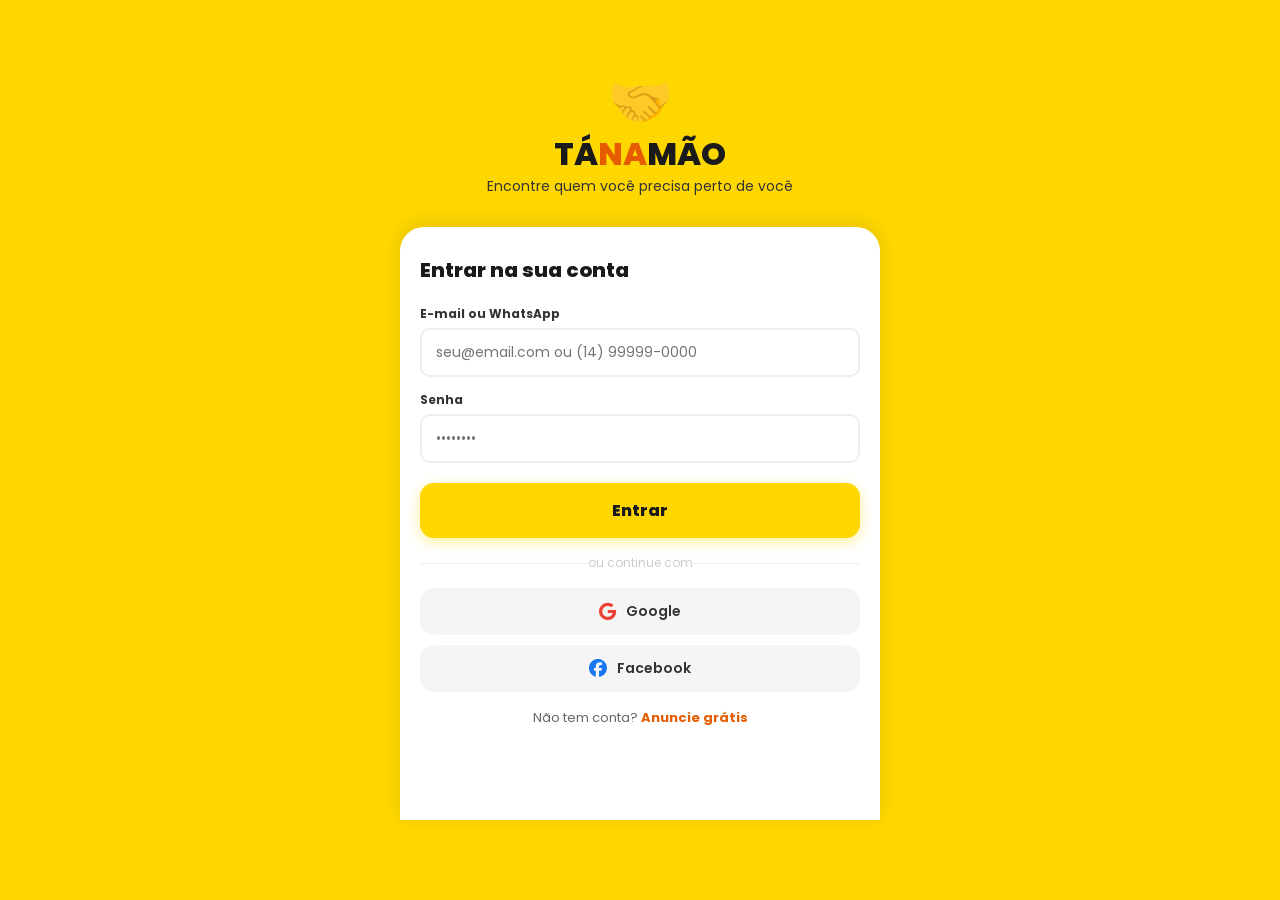
<file: login.html>
<!DOCTYPE html>
<html lang="pt-BR">
<head>
<meta charset="UTF-8"/>
<meta name="viewport" content="width=device-width, initial-scale=1.0"/>
<title>Entrar – TÁNAMÃO</title>
<link rel="stylesheet" href="style.css"/>
<link href="https://fonts.googleapis.com/css2?family=Poppins:wght@400;600;700;800&display=swap" rel="stylesheet"/>
<link rel="stylesheet" href="https://cdnjs.cloudflare.com/ajax/libs/font-awesome/6.5.0/css/all.min.css"/>
<style>
body { background: #FFD700; min-height: 100vh; display: flex; flex-direction: column; }
.login-hero {
  padding: 60px 24px 30px;
  text-align: center;
}
.login-logo { font-size: 52px; }
.login-title { font-size: 32px; font-weight: 800; color: #1a1a1a; line-height: 1; }
.login-title span { color: #e65c00; }
.login-sub { font-size: 14px; color: #333; margin-top: 6px; }
.login-card {
  background: #fff; border-radius: 24px 24px 0 0;
  padding: 28px 20px 40px; flex: 1;
  box-shadow: 0 -4px 20px rgba(0,0,0,0.1);
}
.login-card h2 { font-size: 20px; font-weight: 800; margin-bottom: 20px; }
.form-group { margin-bottom: 14px; }
.form-group label { display: block; font-size: 12px; font-weight: 700; margin-bottom: 5px; color: #333; }
.form-group input {
  width: 100%; border: 2px solid #eee; border-radius: 10px;
  padding: 12px 14px; font-family: 'Poppins',sans-serif; font-size: 14px;
  outline: none;
}
.form-group input:focus { border-color: #FFD700; }
.btn-login {
  width: 100%; background: #FFD700; color: #1a1a1a;
  border: none; border-radius: 14px; padding: 15px;
  font-family: 'Poppins',sans-serif; font-size: 16px; font-weight: 800;
  cursor: pointer; margin-top: 6px;
  box-shadow: 0 4px 14px rgba(255,215,0,0.4);
}
.divider { text-align: center; color: #ccc; font-size: 12px; margin: 16px 0; position: relative; }
.divider::before, .divider::after {
  content: ""; position: absolute; top: 50%; width: 40%; height: 1px; background: #eee;
}
.divider::before { left: 0; }
.divider::after { right: 0; }
.btn-social {
  width: 100%; background: #f5f5f5; color: #333;
  border: none; border-radius: 14px; padding: 13px;
  font-family: 'Poppins',sans-serif; font-size: 14px; font-weight: 600;
  cursor: pointer; margin-bottom: 10px;
  display: flex; align-items: center; justify-content: center; gap: 10px;
}
.login-footer { text-align: center; margin-top: 16px; font-size: 13px; color: #666; }
.login-footer a { color: #e65c00; font-weight: 700; }
</style>
</head>
<body>
<div class="login-hero">
  <div class="login-logo">🤝</div>
  <div class="login-title">TÁ<span>NA</span>MÃO</div>
  <p class="login-sub">Encontre quem você precisa perto de você</p>
</div>
<div class="login-card">
  <h2>Entrar na sua conta</h2>
  <div class="form-group">
    <label>E-mail ou WhatsApp</label>
    <input type="text" placeholder="seu@email.com ou (14) 99999-0000"/>
  </div>
  <div class="form-group">
    <label>Senha</label>
    <input type="password" placeholder="••••••••"/>
  </div>
  <button class="btn-login" onclick="window.location='index.html'">Entrar</button>
  <div class="divider">ou continue com</div>
  <button class="btn-social"><i class="fab fa-google" style="color:#ea4335;font-size:18px;"></i> Google</button>
  <button class="btn-social"><i class="fab fa-facebook" style="color:#1877f2;font-size:18px;"></i> Facebook</button>
  <div class="login-footer">
    Não tem conta? <a href="cadastro.html">Anuncie grátis</a>
  </div>
</div>
</body>
</html>
</file>
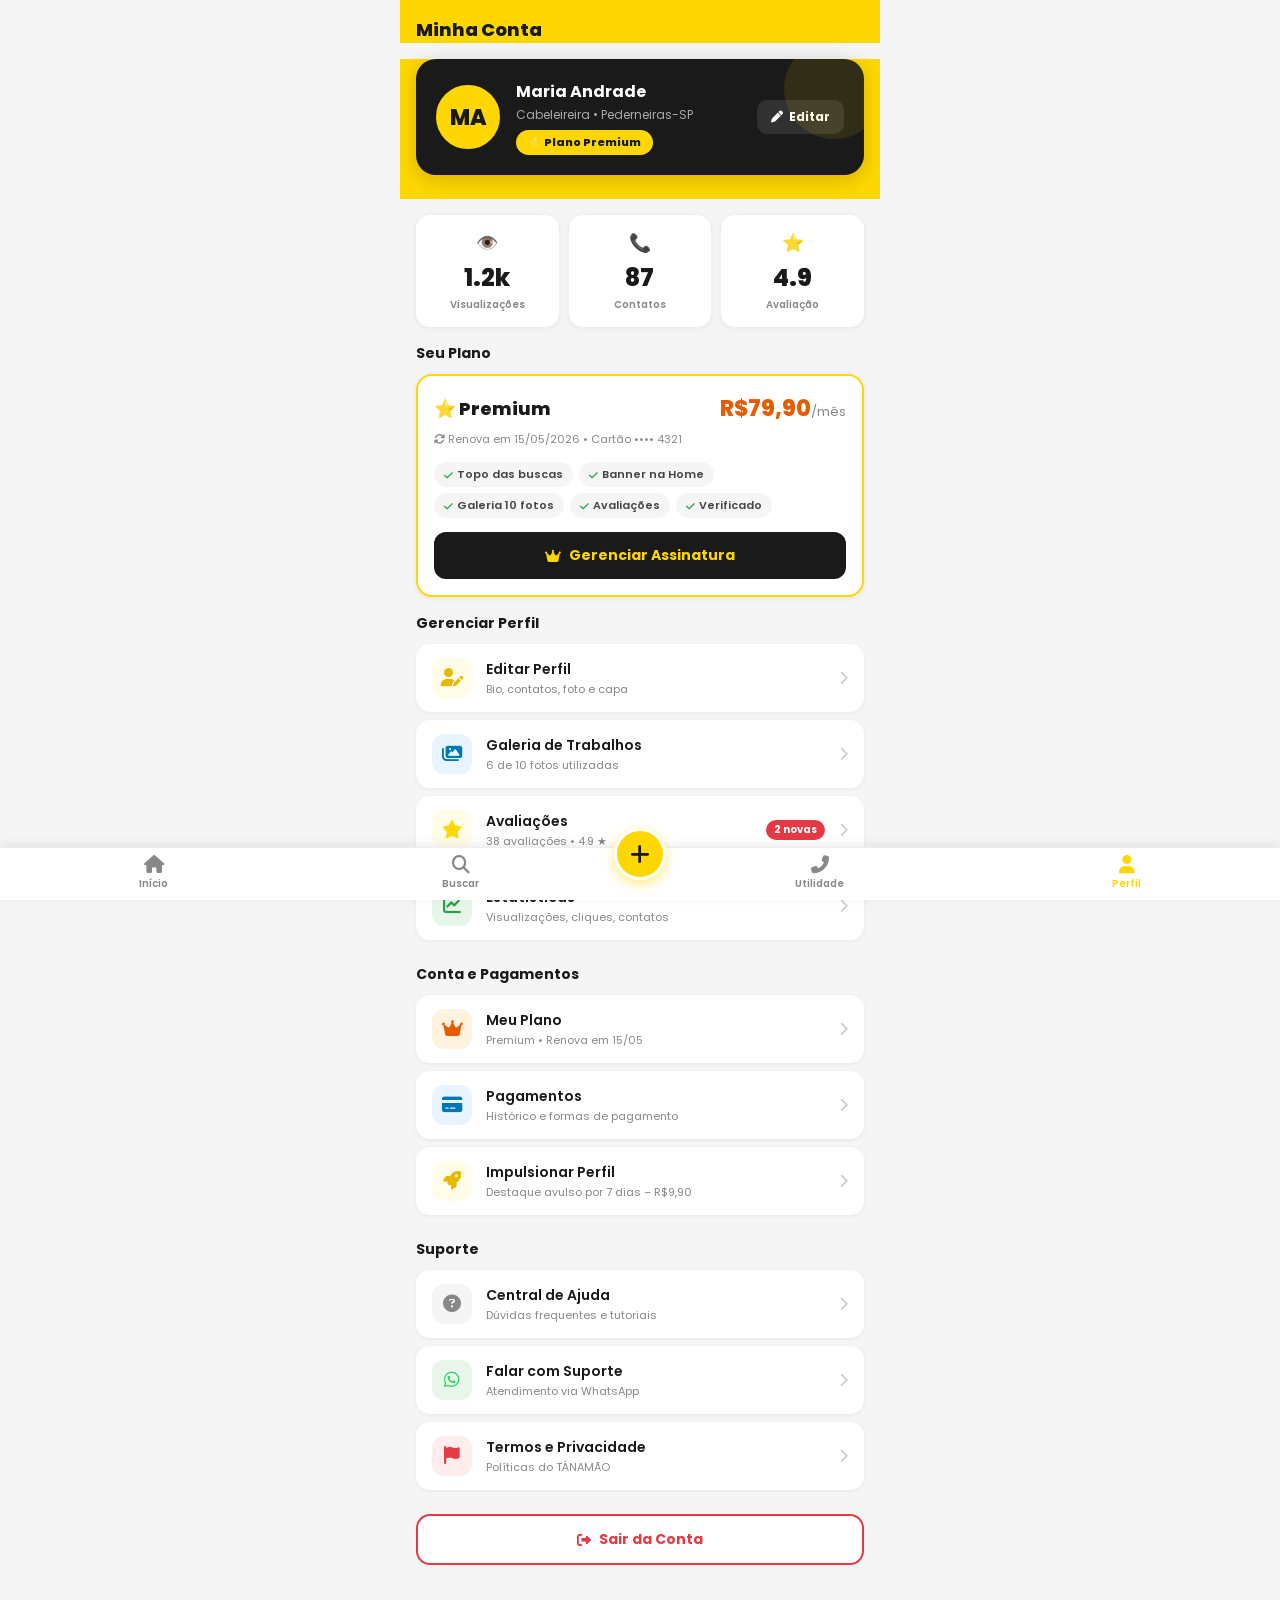
<file: minha-conta.html>
<!DOCTYPE html>
<html lang="pt-BR">
<head>
<meta charset="UTF-8"/>
<meta name="viewport" content="width=device-width, initial-scale=1.0"/>
<title>Minha Conta – TÁNAMÃO</title>
<link rel="stylesheet" href="style.css"/>
<link href="https://fonts.googleapis.com/css2?family=Poppins:wght@400;600;700;800&display=swap" rel="stylesheet"/>
<link rel="stylesheet" href="https://cdnjs.cloudflare.com/ajax/libs/font-awesome/6.5.0/css/all.min.css"/>
<style>
.mc-header { background: #FFD700; padding: 16px 16px 0; }
.mc-header h1 { font-size: 18px; font-weight: 800; color: #1a1a1a; margin-bottom: 16px; }

.mc-profile-card {
  background: #1a1a1a; margin: 0 16px 0;
  border-radius: 20px; padding: 20px;
  display: flex; align-items: center; gap: 16px;
  box-shadow: 0 4px 20px rgba(0,0,0,0.18);
  position: relative; overflow: hidden;
}
.mc-profile-card::after {
  content: ''; position: absolute; right: -20px; top: -20px;
  width: 100px; height: 100px; border-radius: 50%;
  background: rgba(255,215,0,0.1);
}
.mc-avatar {
  width: 64px; height: 64px; border-radius: 50%;
  background: #FFD700; color: #1a1a1a;
  font-size: 22px; font-weight: 800;
  display: flex; align-items: center; justify-content: center;
  border: 3px solid #FFD700; flex-shrink: 0;
}
.mc-info { flex: 1; }
.mc-info h2 { color: #fff; font-size: 16px; font-weight: 700; margin-bottom: 2px; }
.mc-info p { color: #aaa; font-size: 12px; }
.mc-plan-tag {
  background: #FFD700; color: #1a1a1a;
  font-size: 11px; font-weight: 800; padding: 4px 12px;
  border-radius: 20px; margin-top: 6px; display: inline-block;
}
.mc-edit-btn {
  background: rgba(255,255,255,0.1); border: none; border-radius: 10px;
  padding: 8px 14px; color: #fff; font-size: 12px; font-weight: 700;
  font-family: 'Poppins',sans-serif; cursor: pointer;
  display: flex; align-items: center; gap: 6px;
}

/* STATS */
.stats-row {
  display: grid; grid-template-columns: repeat(3,1fr);
  gap: 10px; padding: 16px 16px 0;
}
.stat-card {
  background: #fff; border-radius: 14px; padding: 14px 10px;
  text-align: center; box-shadow: 0 1px 6px rgba(0,0,0,0.07);
}
.stat-value { font-size: 24px; font-weight: 800; color: #1a1a1a; }
.stat-label { font-size: 10px; color: #888; font-weight: 600; margin-top: 2px; }
.stat-icon { font-size: 18px; margin-bottom: 4px; }

/* PLANO ATUAL */
.plano-section { padding: 16px; }
.plano-section h3 { font-size: 14px; font-weight: 700; margin-bottom: 10px; }
.plano-card {
  background: #fff; border-radius: 16px; padding: 16px;
  box-shadow: 0 1px 6px rgba(0,0,0,0.07);
  border: 2px solid #FFD700;
}
.plano-row { display: flex; justify-content: space-between; align-items: center; }
.plano-name { font-size: 18px; font-weight: 800; }
.plano-price { font-size: 22px; font-weight: 800; color: #e65c00; }
.plano-price span { font-size: 13px; color: #888; font-weight: 400; }
.plano-renewal { font-size: 11px; color: #888; margin: 6px 0 14px; }
.plano-features-mini { display: flex; flex-wrap: wrap; gap: 6px; margin-bottom: 14px; }
.feat-chip {
  background: #f5f5f5; border-radius: 20px; padding: 4px 10px;
  font-size: 11px; font-weight: 600; color: #444;
  display: flex; align-items: center; gap: 4px;
}
.feat-chip i { color: #25a244; font-size: 10px; }
.btn-upgrade {
  width: 100%; background: #1a1a1a; color: #FFD700;
  border: none; border-radius: 12px; padding: 13px;
  font-family: 'Poppins',sans-serif; font-size: 14px; font-weight: 700;
  cursor: pointer; display: flex; align-items: center; justify-content: center; gap: 8px;
}

/* MENU ITENS */
.menu-section { padding: 0 16px 16px; }
.menu-section h3 { font-size: 14px; font-weight: 700; margin-bottom: 10px; }
.menu-item {
  background: #fff; border-radius: 14px; padding: 14px 16px;
  display: flex; align-items: center; gap: 14px;
  margin-bottom: 8px; box-shadow: 0 1px 4px rgba(0,0,0,0.06);
}
.menu-icon {
  width: 40px; height: 40px; border-radius: 12px;
  display: flex; align-items: center; justify-content: center;
  font-size: 18px; flex-shrink: 0;
}
.mi-yellow { background: #fffde7; }
.mi-blue { background: #e8f4ff; }
.mi-green { background: #e8f5e9; }
.mi-red { background: #ffecec; }
.mi-gray { background: #f5f5f5; }
.mi-orange { background: #fff3e0; }
.menu-item-text { flex: 1; }
.menu-item-title { font-size: 14px; font-weight: 600; }
.menu-item-sub { font-size: 11px; color: #888; margin-top: 1px; }
.menu-item-arrow { color: #ccc; font-size: 14px; }
.menu-item-badge {
  background: #e63946; color: #fff; border-radius: 20px;
  font-size: 10px; font-weight: 700; padding: 2px 8px;
}

/* SAIR */
.btn-sair {
  width: calc(100% - 32px); margin: 0 16px 16px;
  background: #fff; color: #e63946;
  border: 2px solid #e63946; border-radius: 14px; padding: 13px;
  font-family: 'Poppins',sans-serif; font-size: 14px; font-weight: 700;
  cursor: pointer; display: flex; align-items: center; justify-content: center; gap: 8px;
}
</style>
</head>
<body>

<div class="mc-header">
  <h1>Minha Conta</h1>
</div>

<div style="background:#FFD700; padding: 0 0 24px;">
  <div class="mc-profile-card">
    <div class="mc-avatar">MA</div>
    <div class="mc-info">
      <h2>Maria Andrade</h2>
      <p>Cabeleireira • Pederneiras-SP</p>
      <span class="mc-plan-tag">⭐ Plano Premium</span>
    </div>
    <button class="mc-edit-btn" onclick="window.location='editar-perfil.html'">
      <i class="fas fa-pen"></i> Editar
    </button>
  </div>
</div>

<!-- STATS -->
<div class="stats-row">
  <div class="stat-card">
    <div class="stat-icon">👁️</div>
    <div class="stat-value">1.2k</div>
    <div class="stat-label">Visualizações</div>
  </div>
  <div class="stat-card">
    <div class="stat-icon">📞</div>
    <div class="stat-value">87</div>
    <div class="stat-label">Contatos</div>
  </div>
  <div class="stat-card">
    <div class="stat-icon">⭐</div>
    <div class="stat-value">4.9</div>
    <div class="stat-label">Avaliação</div>
  </div>
</div>

<!-- PLANO -->
<div class="plano-section">
  <h3>Seu Plano</h3>
  <div class="plano-card">
    <div class="plano-row">
      <span class="plano-name">⭐ Premium</span>
      <span class="plano-price">R$79,90<span>/mês</span></span>
    </div>
    <p class="plano-renewal"><i class="fas fa-sync-alt"></i> Renova em 15/05/2026 • Cartão •••• 4321</p>
    <div class="plano-features-mini">
      <span class="feat-chip"><i class="fas fa-check"></i> Topo das buscas</span>
      <span class="feat-chip"><i class="fas fa-check"></i> Banner na Home</span>
      <span class="feat-chip"><i class="fas fa-check"></i> Galeria 10 fotos</span>
      <span class="feat-chip"><i class="fas fa-check"></i> Avaliações</span>
      <span class="feat-chip"><i class="fas fa-check"></i> Verificado</span>
    </div>
    <button class="btn-upgrade" onclick="window.location='planos.html'">
      <i class="fas fa-crown"></i> Gerenciar Assinatura
    </button>
  </div>
</div>

<!-- MENU -->
<div class="menu-section">
  <h3>Gerenciar Perfil</h3>

  <a href="editar-perfil.html" class="menu-item">
    <div class="menu-icon mi-yellow"><i class="fas fa-user-edit" style="color:#e6b800"></i></div>
    <div class="menu-item-text">
      <div class="menu-item-title">Editar Perfil</div>
      <div class="menu-item-sub">Bio, contatos, foto e capa</div>
    </div>
    <i class="fas fa-chevron-right menu-item-arrow"></i>
  </a>

  <a href="galeria.html" class="menu-item">
    <div class="menu-icon mi-blue"><i class="fas fa-images" style="color:#0077b6"></i></div>
    <div class="menu-item-text">
      <div class="menu-item-title">Galeria de Trabalhos</div>
      <div class="menu-item-sub">6 de 10 fotos utilizadas</div>
    </div>
    <i class="fas fa-chevron-right menu-item-arrow"></i>
  </a>

  <a href="avaliacoes.html" class="menu-item">
    <div class="menu-icon mi-yellow"><i class="fas fa-star" style="color:#FFD700"></i></div>
    <div class="menu-item-text">
      <div class="menu-item-title">Avaliações</div>
      <div class="menu-item-sub">38 avaliações • 4.9 ★</div>
    </div>
    <span class="menu-item-badge">2 novas</span>
    <i class="fas fa-chevron-right menu-item-arrow"></i>
  </a>

  <a href="estatisticas.html" class="menu-item">
    <div class="menu-icon mi-green"><i class="fas fa-chart-line" style="color:#25a244"></i></div>
    <div class="menu-item-text">
      <div class="menu-item-title">Estatísticas</div>
      <div class="menu-item-sub">Visualizações, cliques, contatos</div>
    </div>
    <i class="fas fa-chevron-right menu-item-arrow"></i>
  </a>
</div>

<div class="menu-section">
  <h3>Conta e Pagamentos</h3>

  <a href="planos.html" class="menu-item">
    <div class="menu-icon mi-orange"><i class="fas fa-crown" style="color:#e65c00"></i></div>
    <div class="menu-item-text">
      <div class="menu-item-title">Meu Plano</div>
      <div class="menu-item-sub">Premium • Renova em 15/05</div>
    </div>
    <i class="fas fa-chevron-right menu-item-arrow"></i>
  </a>

  <a href="pagamentos.html" class="menu-item">
    <div class="menu-icon mi-blue"><i class="fas fa-credit-card" style="color:#0077b6"></i></div>
    <div class="menu-item-text">
      <div class="menu-item-title">Pagamentos</div>
      <div class="menu-item-sub">Histórico e formas de pagamento</div>
    </div>
    <i class="fas fa-chevron-right menu-item-arrow"></i>
  </a>

  <a href="impulsionar.html" class="menu-item">
    <div class="menu-icon mi-yellow"><i class="fas fa-rocket" style="color:#e6b800"></i></div>
    <div class="menu-item-text">
      <div class="menu-item-title">Impulsionar Perfil</div>
      <div class="menu-item-sub">Destaque avulso por 7 dias – R$9,90</div>
    </div>
    <i class="fas fa-chevron-right menu-item-arrow"></i>
  </a>
</div>

<div class="menu-section">
  <h3>Suporte</h3>
  <a href="ajuda.html" class="menu-item">
    <div class="menu-icon mi-gray"><i class="fas fa-question-circle" style="color:#888"></i></div>
    <div class="menu-item-text">
      <div class="menu-item-title">Central de Ajuda</div>
      <div class="menu-item-sub">Dúvidas frequentes e tutoriais</div>
    </div>
    <i class="fas fa-chevron-right menu-item-arrow"></i>
  </a>
  <a href="#" class="menu-item">
    <div class="menu-icon mi-green"><i class="fab fa-whatsapp" style="color:#25D366"></i></div>
    <div class="menu-item-text">
      <div class="menu-item-title">Falar com Suporte</div>
      <div class="menu-item-sub">Atendimento via WhatsApp</div>
    </div>
    <i class="fas fa-chevron-right menu-item-arrow"></i>
  </a>
  <a href="denunciar.html" class="menu-item">
    <div class="menu-icon mi-red"><i class="fas fa-flag" style="color:#e63946"></i></div>
    <div class="menu-item-text">
      <div class="menu-item-title">Termos e Privacidade</div>
      <div class="menu-item-sub">Políticas do TÁNAMÃO</div>
    </div>
    <i class="fas fa-chevron-right menu-item-arrow"></i>
  </a>
</div>

<button class="btn-sair" onclick="window.location='login.html'">
  <i class="fas fa-sign-out-alt"></i> Sair da Conta
</button>

<div style="height:80px;"></div>

<nav class="bottom-nav">
  <a href="index.html" class="nav-item"><i class="fas fa-home"></i><span>Início</span></a>
  <a href="busca.html" class="nav-item"><i class="fas fa-search"></i><span>Buscar</span></a>
  <a href="cadastro.html" class="nav-item nav-center"><i class="fas fa-plus"></i></a>
  <a href="utilidade.html" class="nav-item"><i class="fas fa-phone-alt"></i><span>Utilidade</span></a>
  <a href="minha-conta.html" class="nav-item active"><i class="fas fa-user"></i><span>Perfil</span></a>
</nav>

</body>
</html>
</file>
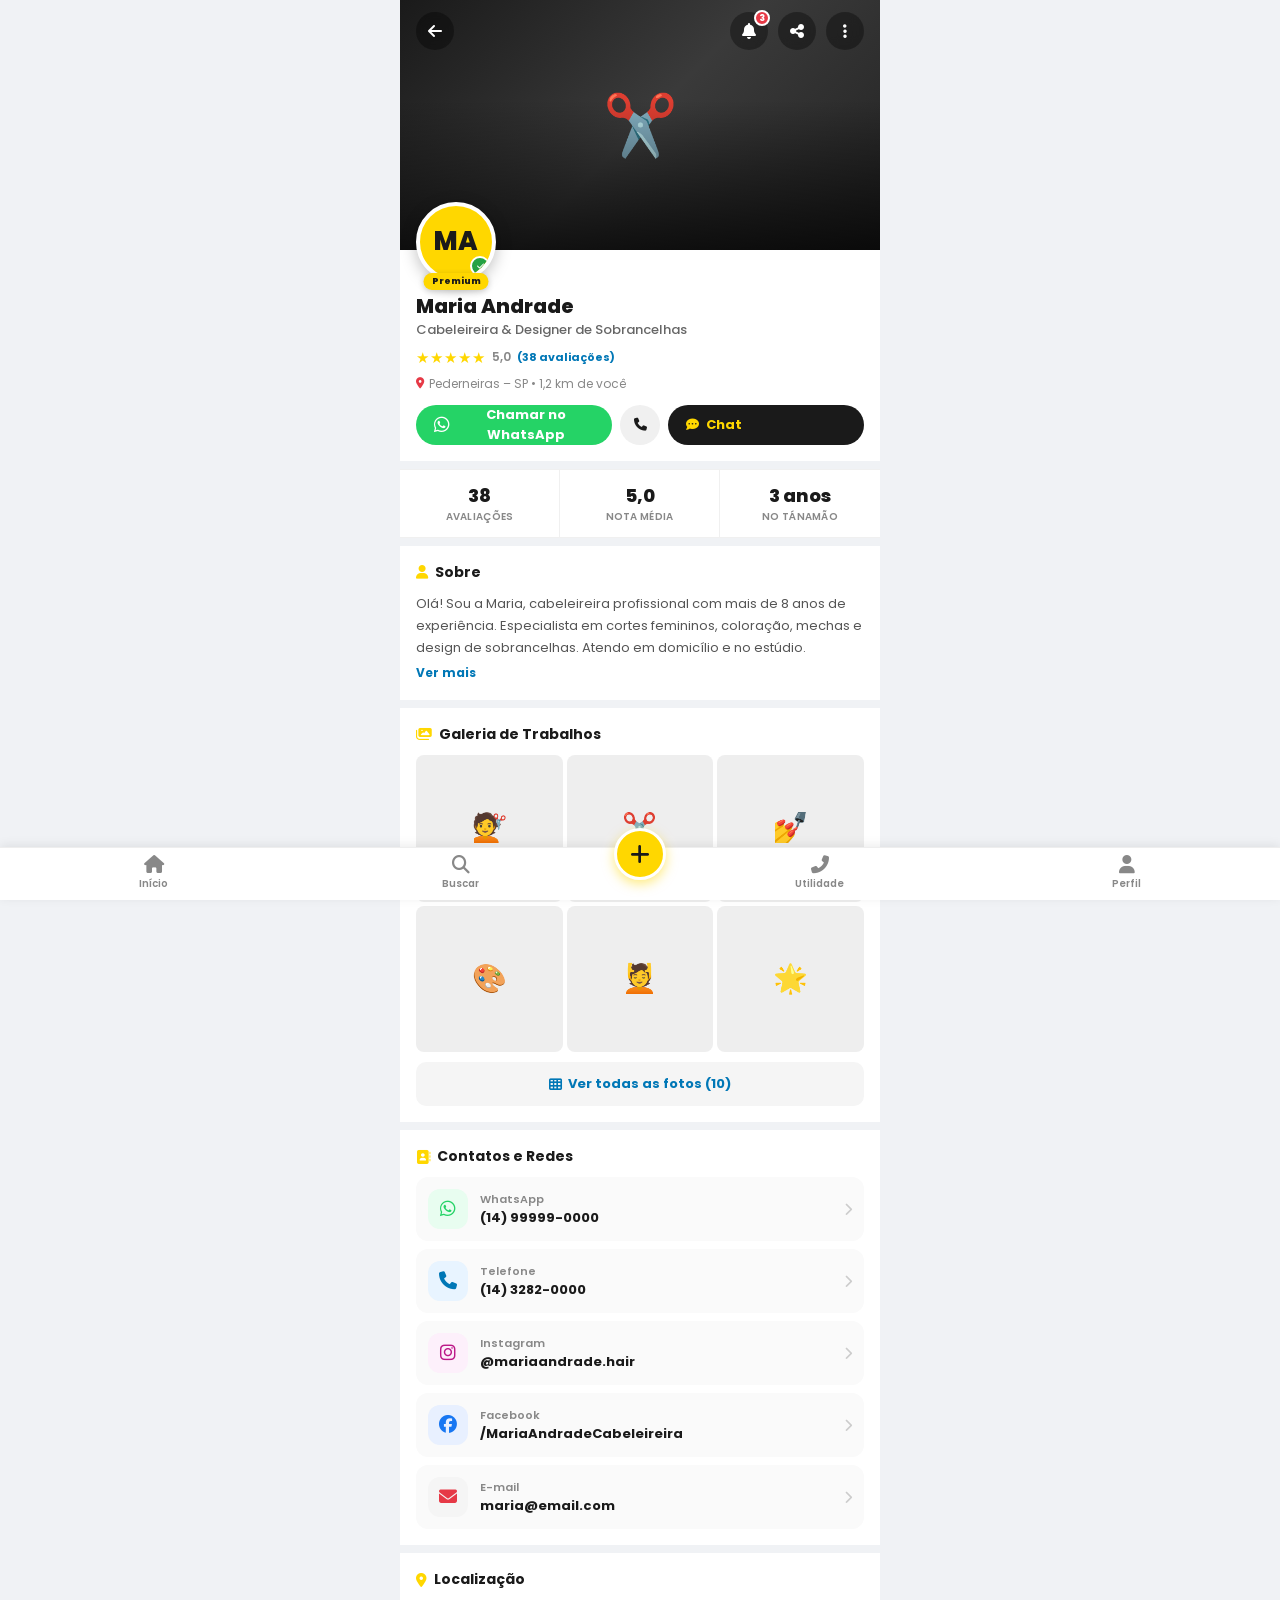
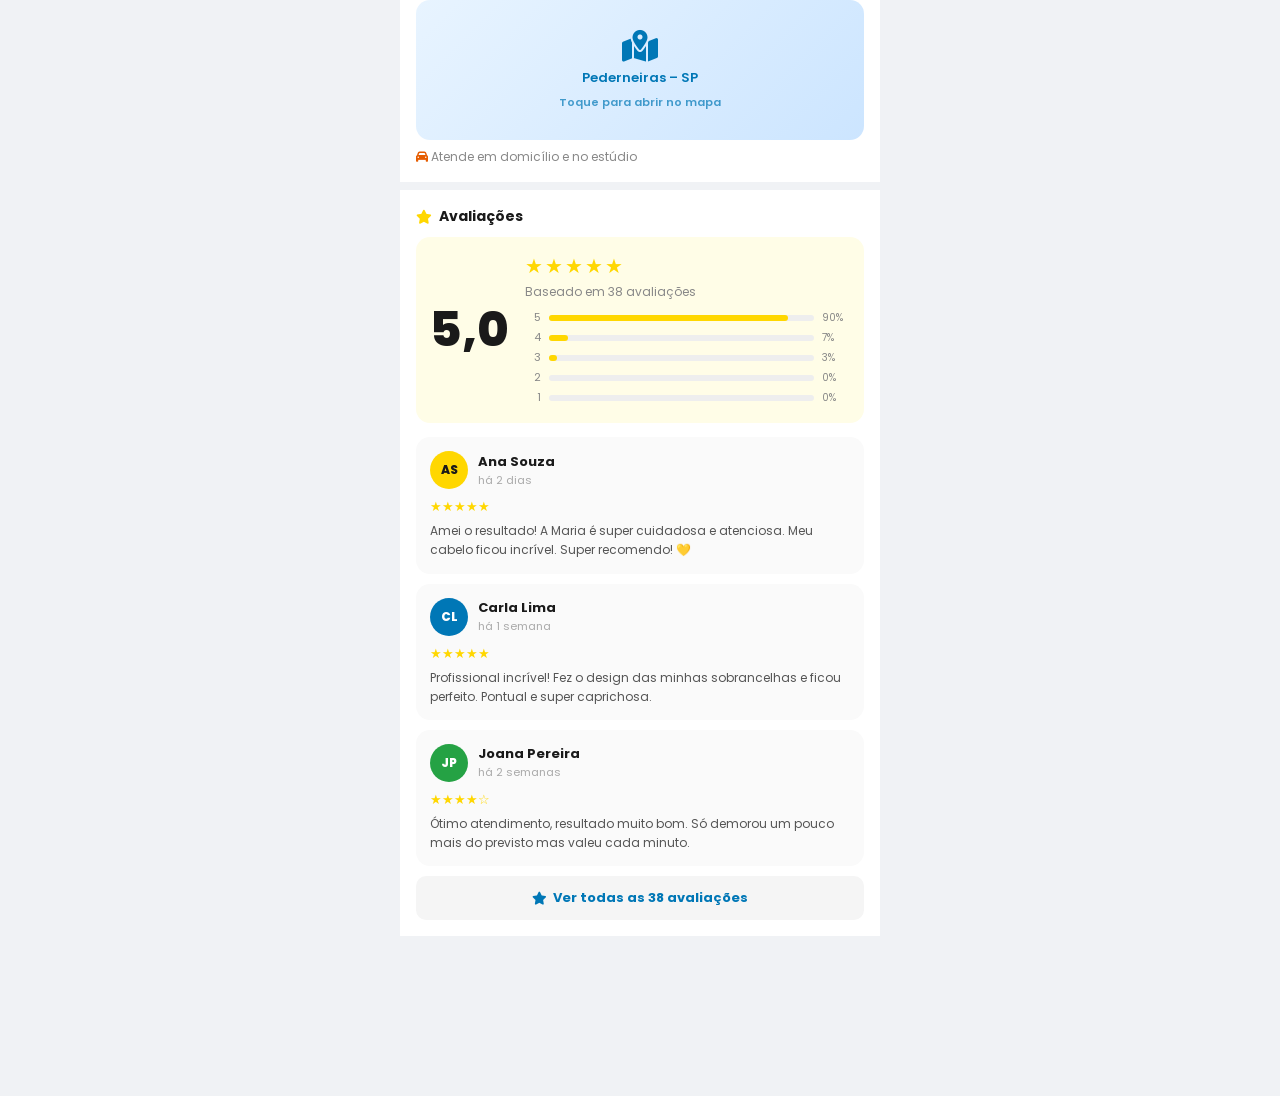
<file: perfil.html>
<!DOCTYPE html>
<html lang="pt-BR">
<head>
<meta charset="UTF-8"/>
<meta name="viewport" content="width=device-width, initial-scale=1.0"/>
<title>Maria Andrade – TÁNAMÃO</title>
<link rel="stylesheet" href="style.css"/>
<link href="https://fonts.googleapis.com/css2?family=Poppins:wght@400;600;700;800&display=swap" rel="stylesheet"/>
<link rel="stylesheet" href="https://cdnjs.cloudflare.com/ajax/libs/font-awesome/6.5.0/css/all.min.css"/>
<style>
*,*::before,*::after{box-sizing:border-box;margin:0;padding:0;}
body{font-family:'Poppins',sans-serif;background:#f0f2f5;color:#1a1a1a;max-width:480px;margin:0 auto;}

/* ── TOP BAR ── */
.top-bar{
  position:fixed;top:0;left:0;right:0;max-width:480px;margin:0 auto;
  display:flex;align-items:center;justify-content:space-between;
  padding:12px 16px;z-index:200;
  background:transparent;transition:background 0.3s;
}
.top-bar.solid{background:#fff;box-shadow:0 2px 8px rgba(0,0,0,0.1);}
.top-bar-left,.top-bar-right{display:flex;align-items:center;gap:10px;}
.icon-btn{
  width:38px;height:38px;border-radius:50%;background:rgba(0,0,0,0.35);
  backdrop-filter:blur(6px);border:none;color:#fff;font-size:16px;
  cursor:pointer;display:flex;align-items:center;justify-content:center;
  transition:background 0.2s;
}
.top-bar.solid .icon-btn{background:#f0f0f0;color:#1a1a1a;}
.icon-btn.bell-active{background:#e63946!important;color:#fff!important;}

/* SINO - badge de notificação */
.bell-wrap{position:relative;}
.notif-badge{
  position:absolute;top:-2px;right:-2px;
  background:#e63946;color:#fff;
  border-radius:50%;width:16px;height:16px;
  font-size:9px;font-weight:800;
  display:flex;align-items:center;justify-content:center;
  border:2px solid #fff;
}

/* ── CAPA ── */
.capa-wrap{
  width:100%;padding-top:52%;position:relative;
  background:linear-gradient(135deg,#1a1a1a,#333);
  overflow:visible;
}
.capa-img{
  position:absolute;inset:0;width:100%;height:100%;
  object-fit:cover;display:block;
}
.capa-gradient{
  position:absolute;inset:0;
  background:linear-gradient(to bottom,transparent 40%,rgba(0,0,0,0.7) 100%);
}
/* Avatar dentro da capa, canto inferior esquerdo */
.avatar-wrap{
  position:absolute;bottom:-32px;left:16px;
  z-index:10;
}
.avatar-circle{
  width:80px;height:80px;border-radius:50%;
  background:#FFD700;color:#1a1a1a;
  font-size:26px;font-weight:800;
  display:flex;align-items:center;justify-content:center;
  border:4px solid #fff;
  box-shadow:0 4px 16px rgba(0,0,0,0.25);
  overflow:hidden;position:relative;
}
.avatar-circle img{width:100%;height:100%;object-fit:cover;}
.verified-dot{
  position:absolute;bottom:2px;right:2px;
  background:#25a244;color:#fff;
  border-radius:50%;width:20px;height:20px;
  font-size:10px;display:flex;align-items:center;justify-content:center;
  border:2px solid #fff;
}
.plan-ribbon{
  position:absolute;bottom:-8px;left:50%;transform:translateX(-50%);
  background:#FFD700;color:#1a1a1a;font-size:9px;font-weight:800;
  padding:2px 8px;border-radius:20px;white-space:nowrap;
  box-shadow:0 2px 6px rgba(0,0,0,0.2);
}

/* ── INFO BLOCK — mesma largura da capa ── */
.info-block{
  background:#fff;width:100%;
  padding:44px 16px 16px;
  position:relative;
}
.info-row{display:flex;align-items:flex-start;justify-content:space-between;gap:8px;}
.info-main{flex:1;}
.prof-name{font-size:20px;font-weight:800;line-height:1.2;margin-bottom:2px;}
.prof-role{font-size:13px;color:#666;margin-bottom:6px;font-weight:500;}
.stars-row{display:flex;align-items:center;gap:6px;margin-bottom:6px;flex-wrap:wrap;}
.stars{color:#FFD700;font-size:15px;letter-spacing:1px;}
.stars-count{font-size:12px;color:#888;font-weight:600;}
.reviews-link{font-size:11px;color:#0077b6;font-weight:700;cursor:pointer;}
.location-row{display:flex;align-items:center;gap:5px;font-size:12px;color:#888;}
.location-row i{color:#e63946;font-size:11px;}

/* BOTÃO CONTATO FLUTUANTE */
.contact-fab{display:flex;gap:8px;margin-top:12px;flex-wrap:wrap;}
.fab-btn{
  height:40px;border-radius:20px;border:none;
  font-family:'Poppins',sans-serif;font-size:13px;font-weight:700;
  cursor:pointer;display:flex;align-items:center;gap:7px;padding:0 18px;
  transition:transform 0.15s;
}
.fab-btn:active{transform:scale(0.96);}
.fab-whatsapp{background:#25D366;color:#fff;flex:1;}
.fab-phone{background:#f0f0f0;color:#1a1a1a;width:40px;padding:0;justify-content:center;flex-shrink:0;}
.fab-chat{background:#1a1a1a;color:#FFD700;flex:1;}

/* STATS STRIP */
.stats-strip{
  display:grid;grid-template-columns:repeat(3,1fr);
  background:#fff;border-top:1px solid #f0f0f0;border-bottom:1px solid #f0f0f0;
  margin-top:8px;
}
.stat-item{
  padding:12px 8px;text-align:center;
  border-right:1px solid #f0f0f0;
}
.stat-item:last-child{border-right:none;}
.stat-num{font-size:18px;font-weight:800;color:#1a1a1a;}
.stat-lbl{font-size:10px;color:#888;font-weight:600;text-transform:uppercase;letter-spacing:0.3px;}

/* BIO */
.section-card{background:#fff;margin-top:8px;padding:16px;}
.section-title{font-size:14px;font-weight:700;margin-bottom:10px;display:flex;align-items:center;gap:7px;}
.section-title i{color:#FFD700;}
.bio-text{font-size:13px;color:#555;line-height:1.7;}
.bio-more{color:#0077b6;font-weight:700;font-size:12px;cursor:pointer;margin-top:4px;display:inline-block;}

/* GALERIA */
.gallery-grid{display:grid;grid-template-columns:repeat(3,1fr);gap:4px;}
.gal-thumb{
  aspect-ratio:1;border-radius:8px;overflow:hidden;
  background:#eee;cursor:pointer;
  display:flex;align-items:center;justify-content:center;font-size:28px;
  transition:transform 0.15s;
}
.gal-thumb:active{transform:scale(0.95);}
.ver-todas{
  width:100%;background:#f5f5f5;border:none;border-radius:10px;
  padding:12px;font-family:'Poppins',sans-serif;font-size:13px;font-weight:700;
  color:#0077b6;cursor:pointer;margin-top:10px;
  display:flex;align-items:center;justify-content:center;gap:6px;
}

/* CONTATOS */
.contacts-list{display:flex;flex-direction:column;gap:8px;}
.contact-item{
  display:flex;align-items:center;gap:12px;
  padding:12px;background:#fafafa;border-radius:12px;cursor:pointer;
  transition:background 0.15s;
}
.contact-item:active{background:#f0f0f0;}
.contact-icon{
  width:40px;height:40px;border-radius:12px;
  display:flex;align-items:center;justify-content:center;font-size:18px;flex-shrink:0;
}
.contact-label{font-size:11px;color:#888;font-weight:600;}
.contact-value{font-size:13px;font-weight:700;color:#1a1a1a;}
.contact-arrow{margin-left:auto;color:#ccc;font-size:13px;}

/* AVALIAÇÕES */
.rating-summary{
  display:flex;align-items:center;gap:16px;
  background:#fffde7;border-radius:14px;padding:14px;margin-bottom:14px;
}
.big-rating{font-size:48px;font-weight:800;color:#1a1a1a;line-height:1;}
.rating-right{flex:1;}
.rating-stars-big{font-size:20px;color:#FFD700;letter-spacing:2px;margin-bottom:2px;}
.rating-total{font-size:12px;color:#888;}
.bar-row{display:flex;align-items:center;gap:8px;margin-bottom:3px;}
.bar-label{font-size:11px;color:#888;width:16px;text-align:right;flex-shrink:0;}
.bar-track{flex:1;background:#eee;border-radius:4px;height:6px;}
.bar-fill-y{background:#FFD700;border-radius:4px;height:6px;}
.bar-pct{font-size:10px;color:#888;width:28px;}

.review-card{background:#fafafa;border-radius:14px;padding:14px;margin-bottom:10px;}
.rev-header{display:flex;align-items:center;gap:10px;margin-bottom:8px;}
.rev-avatar{
  width:38px;height:38px;border-radius:50%;
  background:#FFD700;color:#1a1a1a;font-size:12px;font-weight:800;
  display:flex;align-items:center;justify-content:center;flex-shrink:0;
}
.rev-name{font-size:13px;font-weight:700;}
.rev-date{font-size:11px;color:#aaa;}
.rev-stars{font-size:13px;color:#FFD700;margin-bottom:4px;}
.rev-text{font-size:12px;color:#555;line-height:1.6;}

/* MAPA */
.map-placeholder{
  background:linear-gradient(135deg,#e8f4ff,#cce5ff);
  border-radius:14px;height:140px;
  display:flex;flex-direction:column;align-items:center;justify-content:center;gap:6px;
  font-size:13px;color:#0077b6;font-weight:600;cursor:pointer;
}
.map-placeholder i{font-size:32px;}

/* NOTIF DRAWER */
.notif-overlay{
  position:fixed;inset:0;background:rgba(0,0,0,0.5);
  z-index:300;display:none;
}
.notif-overlay.open{display:block;}
.notif-drawer{
  position:fixed;top:0;right:0;width:320px;max-width:100vw;height:100vh;
  background:#fff;z-index:301;
  transform:translateX(100%);transition:transform 0.3s cubic-bezier(.4,0,.2,1);
  display:flex;flex-direction:column;
}
.notif-drawer.open{transform:translateX(0);}
.notif-head{
  background:#FFD700;padding:16px;
  display:flex;align-items:center;justify-content:space-between;
}
.notif-head h2{font-size:17px;font-weight:800;}
.notif-close{background:none;border:none;font-size:20px;cursor:pointer;}
.notif-tabs{display:flex;border-bottom:2px solid #f0f0f0;}
.notif-tab{
  flex:1;padding:12px;font-family:'Poppins',sans-serif;
  font-size:13px;font-weight:700;border:none;background:#fff;
  cursor:pointer;color:#888;border-bottom:3px solid transparent;margin-bottom:-2px;
}
.notif-tab.active{color:#1a1a1a;border-bottom-color:#FFD700;}
.notif-list{flex:1;overflow-y:auto;padding:8px;}
.notif-item{
  display:flex;gap:12px;padding:14px 10px;border-bottom:1px solid #f5f5f5;
  cursor:pointer;transition:background 0.15s;border-radius:10px;
}
.notif-item:hover{background:#fffde7;}
.notif-item.unread{background:#fffde7;}
.notif-ico{
  width:42px;height:42px;border-radius:12px;
  display:flex;align-items:center;justify-content:center;font-size:20px;flex-shrink:0;
}
.notif-body p{font-size:13px;color:#1a1a1a;line-height:1.5;margin-bottom:2px;}
.notif-body span{font-size:11px;color:#aaa;}
.unread-dot{
  width:8px;height:8px;border-radius:50%;background:#e63946;
  flex-shrink:0;margin-top:4px;
}
.notif-empty{text-align:center;padding:40px 20px;color:#aaa;font-size:13px;}
.notif-empty i{font-size:40px;margin-bottom:10px;display:block;}
.mark-all{
  padding:10px 16px;border-top:1px solid #f0f0f0;
  background:none;border-left:none;border-right:none;border-bottom:none;
  font-family:'Poppins',sans-serif;font-size:12px;font-weight:700;
  color:#0077b6;cursor:pointer;width:100%;text-align:center;
}

/* LIGHTBOX */
.lightbox{
  position:fixed;inset:0;background:rgba(0,0,0,0.93);
  z-index:400;display:none;flex-direction:column;
  align-items:center;justify-content:center;
}
.lightbox.open{display:flex;}
.lb-close{
  position:absolute;top:16px;right:16px;
  background:rgba(255,255,255,0.15);border:none;
  color:#fff;width:40px;height:40px;border-radius:50%;
  font-size:18px;cursor:pointer;
}
.lb-img{
  width:280px;height:280px;border-radius:16px;
  background:#333;display:flex;align-items:center;justify-content:center;
  font-size:80px;
}
</style>
</head>
<body>

<!-- TOP BAR FLUTUANTE -->
<div class="top-bar" id="topBar">
  <div class="top-bar-left">
    <button class="icon-btn" onclick="history.back()"><i class="fas fa-arrow-left"></i></button>
  </div>
  <div class="top-bar-right">
    <!-- SINO DE NOTIFICAÇÕES -->
    <div class="bell-wrap">
      <button class="icon-btn" id="bellBtn" onclick="abrirNotif()" title="Notificações">
        <i class="fas fa-bell"></i>
      </button>
      <div class="notif-badge" id="notifBadge">3</div>
    </div>
    <button class="icon-btn" onclick="compartilhar()"><i class="fas fa-share-alt"></i></button>
    <button class="icon-btn"><i class="fas fa-ellipsis-v"></i></button>
  </div>
</div>

<!-- FOTO DE CAPA -->
<div class="capa-wrap">
  <div class="capa-img" style="background:linear-gradient(135deg,#1a1a1a 0%,#3a3a3a 50%,#222 100%);position:absolute;inset:0;display:flex;align-items:center;justify-content:center;font-size:60px;">✂️</div>
  <div class="capa-gradient"></div>
  <!-- AVATAR NO CANTO INFERIOR ESQUERDO DA CAPA -->
  <div class="avatar-wrap">
    <div class="avatar-circle">
      <span>MA</span>
      <div class="verified-dot"><i class="fas fa-check" style="font-size:8px;"></i></div>
    </div>
    <div class="plan-ribbon">Premium</div>
  </div>
</div>

<!-- INFO BLOCK — mesma largura da capa -->
<div class="info-block">
  <div class="info-row">
    <div class="info-main">
      <div class="prof-name">Maria Andrade</div>
      <div class="prof-role">Cabeleireira &amp; Designer de Sobrancelhas</div>
      <div class="stars-row">
        <span class="stars">★★★★★</span>
        <span class="stars-count">5,0</span>
        <span class="reviews-link" onclick="scrollToAval()">(38 avaliações)</span>
      </div>
      <div class="location-row">
        <i class="fas fa-map-marker-alt"></i>
        <span>Pederneiras – SP • 1,2 km de você</span>
      </div>
    </div>
  </div>

  <!-- BOTÕES DE CONTATO -->
  <div class="contact-fab">
    <button class="fab-btn fab-whatsapp" onclick="window.open('https://wa.me/5514999990000')">
      <i class="fab fa-whatsapp" style="font-size:18px;"></i> Chamar no WhatsApp
    </button>
    <button class="fab-btn fab-phone"><i class="fas fa-phone"></i></button>
    <button class="fab-btn fab-chat" onclick="abrirChat()">
      <i class="fas fa-comment-dots"></i> Chat
    </button>
  </div>
</div>

<!-- STATS -->
<div class="stats-strip">
  <div class="stat-item">
    <div class="stat-num">38</div>
    <div class="stat-lbl">Avaliações</div>
  </div>
  <div class="stat-item">
    <div class="stat-num">5,0</div>
    <div class="stat-lbl">Nota média</div>
  </div>
  <div class="stat-item">
    <div class="stat-num">3 anos</div>
    <div class="stat-lbl">No TÁNAMÃO</div>
  </div>
</div>

<!-- BIO -->
<div class="section-card">
  <div class="section-title"><i class="fas fa-user"></i> Sobre</div>
  <p class="bio-text" id="bioText">
    Olá! Sou a Maria, cabeleireira profissional com mais de 8 anos de experiência. Especialista em cortes femininos, coloração, mechas e design de sobrancelhas. Atendo em domicílio e no estúdio.
    <span id="bioExtra" style="display:none;"> Trabalho com produtos de alta qualidade e ofereço um atendimento personalizado para cada cliente. Adoro transformar e realçar a beleza natural de cada pessoa!</span>
  </p>
  <span class="bio-more" onclick="toggleBio()">Ver mais</span>
</div>

<!-- GALERIA -->
<div class="section-card">
  <div class="section-title"><i class="fas fa-images"></i> Galeria de Trabalhos</div>
  <div class="gallery-grid">
    <div class="gal-thumb" onclick="openLb('💇')">💇</div>
    <div class="gal-thumb" onclick="openLb('✂️')">✂️</div>
    <div class="gal-thumb" onclick="openLb('💅')">💅</div>
    <div class="gal-thumb" onclick="openLb('🎨')">🎨</div>
    <div class="gal-thumb" onclick="openLb('💆')">💆</div>
    <div class="gal-thumb" onclick="openLb('🌟')">🌟</div>
  </div>
  <button class="ver-todas"><i class="fas fa-th"></i> Ver todas as fotos (10)</button>
</div>

<!-- CONTATOS -->
<div class="section-card">
  <div class="section-title"><i class="fas fa-address-book"></i> Contatos e Redes</div>
  <div class="contacts-list">
    <div class="contact-item" onclick="window.open('https://wa.me/5514999990000')">
      <div class="contact-icon" style="background:#e8fdf0;"><i class="fab fa-whatsapp" style="color:#25D366;"></i></div>
      <div><div class="contact-label">WhatsApp</div><div class="contact-value">(14) 99999-0000</div></div>
      <i class="fas fa-chevron-right contact-arrow"></i>
    </div>
    <div class="contact-item">
      <div class="contact-icon" style="background:#e8f4ff;"><i class="fas fa-phone" style="color:#0077b6;"></i></div>
      <div><div class="contact-label">Telefone</div><div class="contact-value">(14) 3282-0000</div></div>
      <i class="fas fa-chevron-right contact-arrow"></i>
    </div>
    <div class="contact-item" onclick="window.open('https://instagram.com/mariaandrade')">
      <div class="contact-icon" style="background:#fdf0fb;"><i class="fab fa-instagram" style="color:#bc1888;"></i></div>
      <div><div class="contact-label">Instagram</div><div class="contact-value">@mariaandrade.hair</div></div>
      <i class="fas fa-chevron-right contact-arrow"></i>
    </div>
    <div class="contact-item">
      <div class="contact-icon" style="background:#e8f0ff;"><i class="fab fa-facebook" style="color:#1877f2;"></i></div>
      <div><div class="contact-label">Facebook</div><div class="contact-value">/MariaAndradeCabeleireira</div></div>
      <i class="fas fa-chevron-right contact-arrow"></i>
    </div>
    <div class="contact-item">
      <div class="contact-icon" style="background:#f5f5f5;"><i class="fas fa-envelope" style="color:#e63946;"></i></div>
      <div><div class="contact-label">E-mail</div><div class="contact-value">maria@email.com</div></div>
      <i class="fas fa-chevron-right contact-arrow"></i>
    </div>
  </div>
</div>

<!-- LOCALIZAÇÃO -->
<div class="section-card">
  <div class="section-title"><i class="fas fa-map-marker-alt"></i> Localização</div>
  <div class="map-placeholder" onclick="window.open('https://maps.google.com')">
    <i class="fas fa-map-marked-alt"></i>
    <span>Pederneiras – SP</span>
    <small style="font-size:11px;color:#0077b6;opacity:0.7;">Toque para abrir no mapa</small>
  </div>
  <p style="font-size:12px;color:#888;margin-top:8px;">
    <i class="fas fa-car" style="color:#e65c00;"></i> Atende em domicílio e no estúdio
  </p>
</div>

<!-- AVALIAÇÕES -->
<div class="section-card" id="secAvaliacoes">
  <div class="section-title"><i class="fas fa-star"></i> Avaliações</div>
  <div class="rating-summary">
    <div class="big-rating">5,0</div>
    <div class="rating-right">
      <div class="rating-stars-big">★★★★★</div>
      <div class="rating-total">Baseado em 38 avaliações</div>
      <div style="margin-top:8px;">
        <div class="bar-row"><span class="bar-label">5</span><div class="bar-track"><div class="bar-fill-y" style="width:90%;"></div></div><span class="bar-pct">90%</span></div>
        <div class="bar-row"><span class="bar-label">4</span><div class="bar-track"><div class="bar-fill-y" style="width:7%;"></div></div><span class="bar-pct">7%</span></div>
        <div class="bar-row"><span class="bar-label">3</span><div class="bar-track"><div class="bar-fill-y" style="width:3%;"></div></div><span class="bar-pct">3%</span></div>
        <div class="bar-row"><span class="bar-label">2</span><div class="bar-track"><div class="bar-fill-y" style="width:0%;"></div></div><span class="bar-pct">0%</span></div>
        <div class="bar-row"><span class="bar-label">1</span><div class="bar-track"><div class="bar-fill-y" style="width:0%;"></div></div><span class="bar-pct">0%</span></div>
      </div>
    </div>
  </div>

  <div class="review-card">
    <div class="rev-header">
      <div class="rev-avatar">AS</div>
      <div><div class="rev-name">Ana Souza</div><div class="rev-date">há 2 dias</div></div>
    </div>
    <div class="rev-stars">★★★★★</div>
    <p class="rev-text">Amei o resultado! A Maria é super cuidadosa e atenciosa. Meu cabelo ficou incrível. Super recomendo! 💛</p>
  </div>

  <div class="review-card">
    <div class="rev-header">
      <div class="rev-avatar" style="background:#0077b6;color:#fff;">CL</div>
      <div><div class="rev-name">Carla Lima</div><div class="rev-date">há 1 semana</div></div>
    </div>
    <div class="rev-stars">★★★★★</div>
    <p class="rev-text">Profissional incrível! Fez o design das minhas sobrancelhas e ficou perfeito. Pontual e super caprichosa.</p>
  </div>

  <div class="review-card">
    <div class="rev-header">
      <div class="rev-avatar" style="background:#25a244;color:#fff;">JP</div>
      <div><div class="rev-name">Joana Pereira</div><div class="rev-date">há 2 semanas</div></div>
    </div>
    <div class="rev-stars">★★★★☆</div>
    <p class="rev-text">Ótimo atendimento, resultado muito bom. Só demorou um pouco mais do previsto mas valeu cada minuto.</p>
  </div>

  <button class="ver-todas" onclick="alert('Ver todas as avaliações em breve!')">
    <i class="fas fa-star"></i> Ver todas as 38 avaliações
  </button>
</div>

<div style="height:80px;"></div>

<!-- NOTIF DRAWER -->
<div class="notif-overlay" id="notifOverlay" onclick="fecharNotif()"></div>
<div class="notif-drawer" id="notifDrawer">
  <div class="notif-head">
    <h2>🔔 Notificações</h2>
    <button class="notif-close" onclick="fecharNotif()"><i class="fas fa-times"></i></button>
  </div>
  <div class="notif-tabs">
    <button class="notif-tab active" onclick="setNotifTab('todas',this)">Todas</button>
    <button class="notif-tab" onclick="setNotifTab('aval',this)">Avaliações</button>
    <button class="notif-tab" onclick="setNotifTab('msgs',this)">Mensagens</button>
  </div>

  <div class="notif-list" id="notifList">

    <div class="notif-item unread" data-tipo="aval">
      <div class="notif-ico" style="background:#fffde7;">⭐</div>
      <div class="notif-body">
        <p><strong>Ana Souza</strong> avaliou seu perfil com ★★★★★</p>
        <span>há 2 horas</span>
      </div>
      <div class="unread-dot"></div>
    </div>

    <div class="notif-item unread" data-tipo="msgs">
      <div class="notif-ico" style="background:#e8f5e9;">💬</div>
      <div class="notif-body">
        <p><strong>Carla Lima</strong>: "Olá, você atende aos sábados?"</p>
        <span>há 4 horas</span>
      </div>
      <div class="unread-dot"></div>
    </div>

    <div class="notif-item unread" data-tipo="aval">
      <div class="notif-ico" style="background:#fffde7;">⭐</div>
      <div class="notif-body">
        <p><strong>Joana Pereira</strong> avaliou seu perfil com ★★★★☆</p>
        <span>há 1 dia</span>
      </div>
      <div class="unread-dot"></div>
    </div>

    <div class="notif-item" data-tipo="msgs">
      <div class="notif-ico" style="background:#e8f5e9;">💬</div>
      <div class="notif-body">
        <p><strong>Ricardo Alves</strong>: "Qual o valor para fazer escova?"</p>
        <span>há 2 dias</span>
      </div>
    </div>

    <div class="notif-item" data-tipo="aval">
      <div class="notif-ico" style="background:#fffde7;">⭐</div>
      <div class="notif-body">
        <p><strong>Marta Silva</strong> avaliou seu perfil com ★★★★★</p>
        <span>há 3 dias</span>
      </div>
    </div>

  </div>

  <button class="mark-all" onclick="marcarTodasLidas()">
    <i class="fas fa-check-double"></i> Marcar todas como lidas
  </button>
</div>

<!-- LIGHTBOX -->
<div class="lightbox" id="lightbox">
  <button class="lb-close" onclick="closeLb()"><i class="fas fa-times"></i></button>
  <div class="lb-img" id="lbContent">💇</div>
</div>

<nav class="bottom-nav">
  <a href="index.html" class="nav-item"><i class="fas fa-home"></i><span>Início</span></a>
  <a href="busca.html" class="nav-item"><i class="fas fa-search"></i><span>Buscar</span></a>
  <a href="cadastro.html" class="nav-item nav-center"><i class="fas fa-plus"></i></a>
  <a href="utilidade.html" class="nav-item"><i class="fas fa-phone-alt"></i><span>Utilidade</span></a>
  <a href="minha-conta.html" class="nav-item"><i class="fas fa-user"></i><span>Perfil</span></a>
</nav>

<script>
// ─── TOP BAR SCROLL ───
window.addEventListener('scroll',function(){
  document.getElementById('topBar').classList.toggle('solid', window.scrollY > 160);
});

// ─── BIO ───
var bioOpen = false;
function toggleBio(){
  bioOpen = !bioOpen;
  document.getElementById('bioExtra').style.display = bioOpen ? 'inline' : 'none';
  document.querySelector('.bio-more').textContent = bioOpen ? 'Ver menos' : 'Ver mais';
}

// ─── SCROLL TO AVAL ───
function scrollToAval(){
  document.getElementById('secAvaliacoes').scrollIntoView({behavior:'smooth'});
}

// ─── COMPARTILHAR ───
function compartilhar(){
  if(navigator.share){
    navigator.share({title:'Maria Andrade – TÁNAMÃO',url:window.location.href});
  } else {
    alert('Link copiado!
tanamaoprofissionais.vercel.app/perfil');
  }
}

// ─── CHAT ───
function abrirChat(){
  alert('Chat em breve! Por enquanto, use o WhatsApp para entrar em contato. 💬');
}

// ─── NOTIFICAÇÕES ───
function abrirNotif(){
  document.getElementById('notifDrawer').classList.add('open');
  document.getElementById('notifOverlay').classList.add('open');
}
function fecharNotif(){
  document.getElementById('notifDrawer').classList.remove('open');
  document.getElementById('notifOverlay').classList.remove('open');
}
function setNotifTab(tipo, el){
  document.querySelectorAll('.notif-tab').forEach(t=>t.classList.remove('active'));
  el.classList.add('active');
  document.querySelectorAll('.notif-item').forEach(item=>{
    if(tipo==='todas') item.style.display='flex';
    else item.style.display = item.dataset.tipo===tipo ? 'flex':'none';
  });
}
function marcarTodasLidas(){
  document.querySelectorAll('.notif-item.unread').forEach(i=>{
    i.classList.remove('unread');
    var dot = i.querySelector('.unread-dot');
    if(dot) dot.remove();
  });
  document.getElementById('notifBadge').style.display='none';
  document.getElementById('bellBtn').classList.remove('bell-active');
}

// ─── LIGHTBOX ───
function openLb(emoji){
  document.getElementById('lbContent').textContent = emoji;
  document.getElementById('lightbox').classList.add('open');
}
function closeLb(){ document.getElementById('lightbox').classList.remove('open'); }
document.getElementById('lightbox').addEventListener('click',function(e){
  if(e.target===this) closeLb();
});
</script>
</body>
</html>
</file>
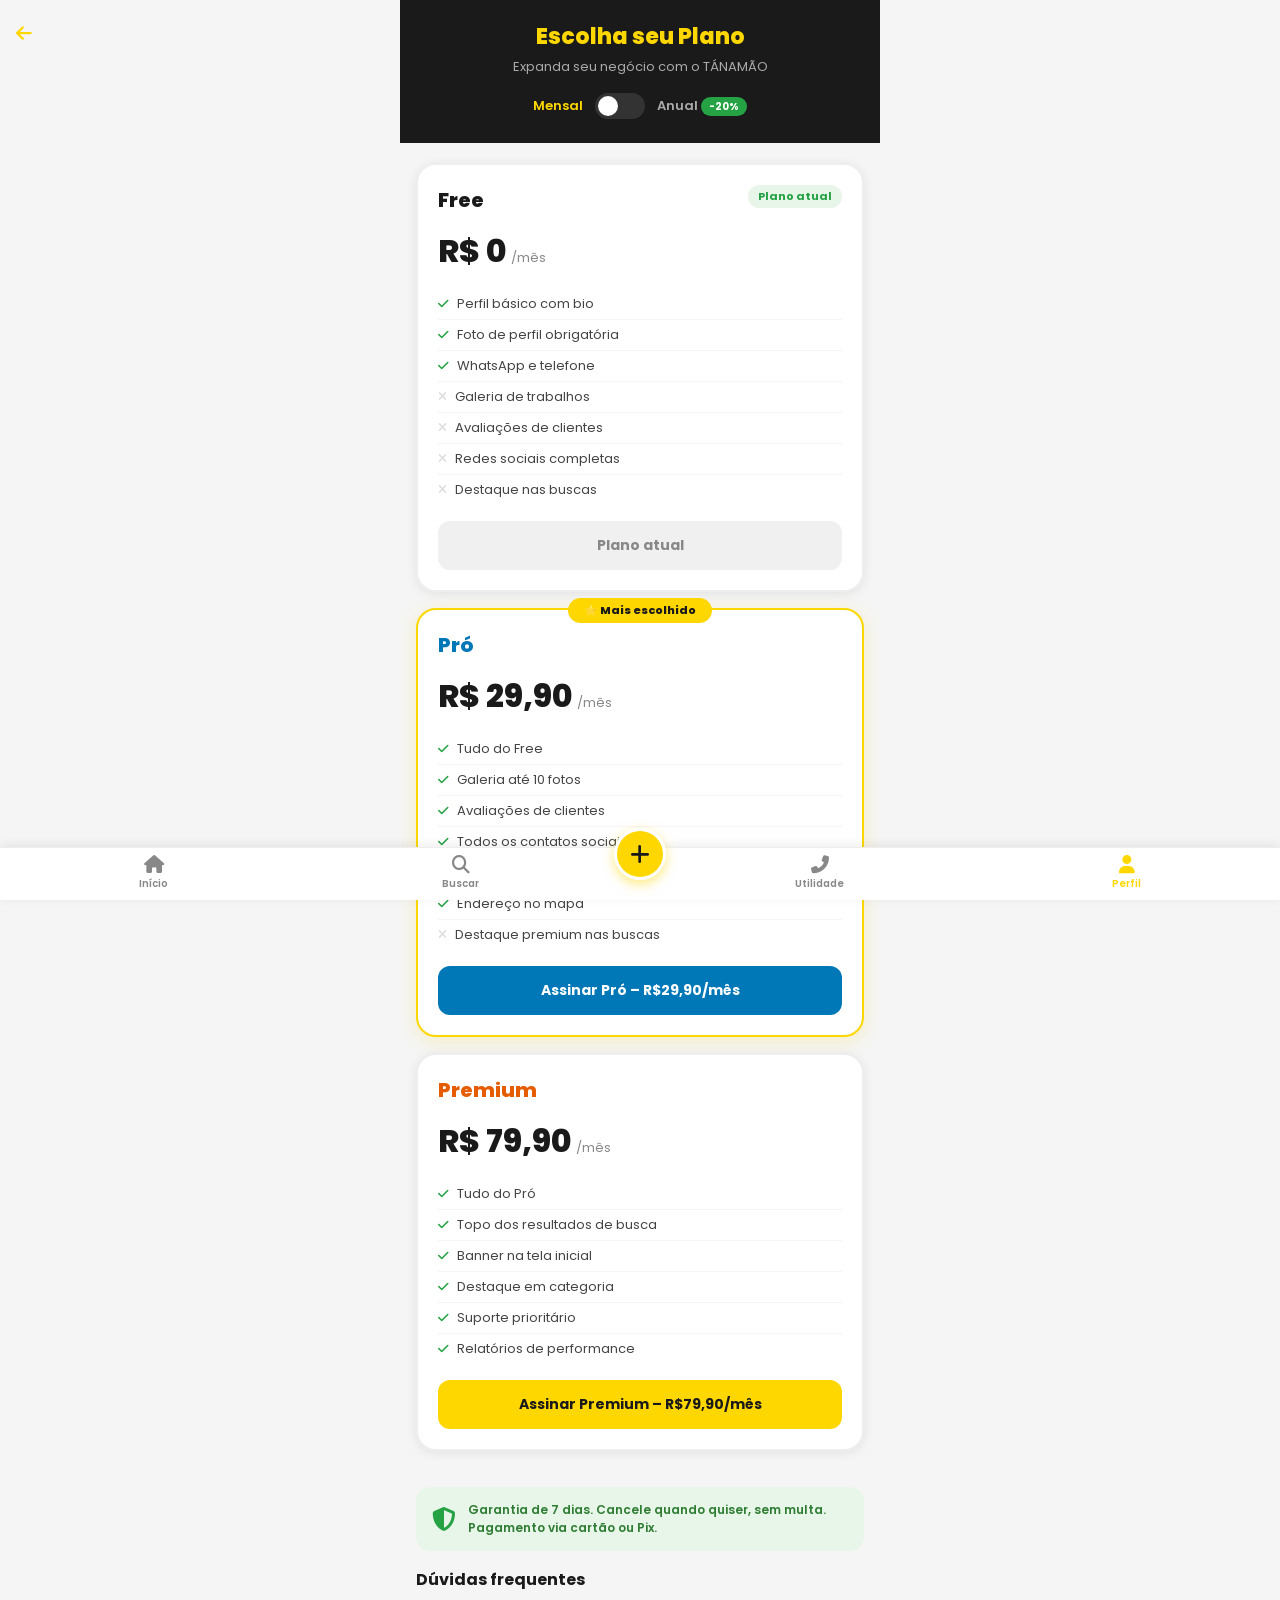
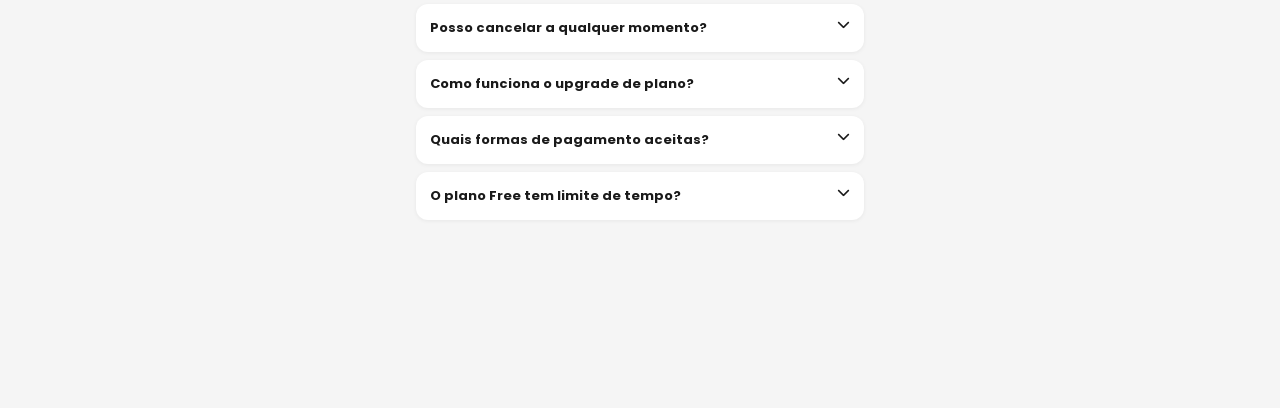
<file: planos.html>
<!DOCTYPE html>
<html lang="pt-BR">
<head>
<meta charset="UTF-8"/>
<meta name="viewport" content="width=device-width, initial-scale=1.0"/>
<title>Planos – TÁNAMÃO</title>
<link rel="stylesheet" href="style.css"/>
<link href="https://fonts.googleapis.com/css2?family=Poppins:wght@400;600;700;800&display=swap" rel="stylesheet"/>
<link rel="stylesheet" href="https://cdnjs.cloudflare.com/ajax/libs/font-awesome/6.5.0/css/all.min.css"/>
<style>
.pl-header{background:#1a1a1a;padding:20px 16px 24px;text-align:center;}
.pl-header h1{color:#FFD700;font-size:22px;font-weight:800;margin-bottom:4px;}
.pl-header p{color:#aaa;font-size:13px;}
.toggle-wrap{display:flex;align-items:center;justify-content:center;gap:12px;margin-top:16px;}
.toggle-label{font-size:13px;color:#aaa;font-weight:600;}
.toggle-label.active{color:#FFD700;}
.toggle-switch{width:50px;height:26px;background:#333;border-radius:20px;cursor:pointer;position:relative;transition:background 0.3s;}
.toggle-switch.on{background:#FFD700;}
.toggle-knob{position:absolute;top:3px;left:3px;width:20px;height:20px;background:#fff;border-radius:50%;transition:left 0.3s;}
.toggle-switch.on .toggle-knob{left:27px;}
.discount-badge{background:#25a244;color:#fff;font-size:10px;font-weight:700;padding:2px 8px;border-radius:20px;}

.plans-container{padding:20px 16px;}
.plan-card{
  background:#fff;border-radius:20px;padding:20px;margin-bottom:16px;
  box-shadow:0 2px 12px rgba(0,0,0,0.08);border:2px solid #eee;
  position:relative;
}
.plan-card.highlight{border-color:#FFD700;box-shadow:0 4px 20px rgba(255,215,0,0.2);}
.popular-badge{
  position:absolute;top:-12px;left:50%;transform:translateX(-50%);
  background:#FFD700;color:#1a1a1a;font-size:11px;font-weight:800;
  padding:4px 16px;border-radius:20px;white-space:nowrap;
}
.plan-top{display:flex;justify-content:space-between;align-items:flex-start;margin-bottom:12px;}
.plan-name{font-size:20px;font-weight:800;}
.plan-current{background:#e8f5e9;color:#25a244;font-size:11px;font-weight:700;padding:3px 10px;border-radius:20px;}
.price-wrap{margin-bottom:14px;}
.price-amount{font-size:32px;font-weight:800;color:#1a1a1a;}
.price-period{font-size:13px;color:#888;}
.price-annual{font-size:11px;color:#25a244;font-weight:600;margin-top:2px;}
.features-list{list-style:none;margin-bottom:16px;}
.features-list li{display:flex;align-items:center;gap:8px;font-size:13px;color:#444;padding:5px 0;border-bottom:1px solid #f5f5f5;}
.features-list li:last-child{border:none;}
.feat-ok{color:#25a244;font-size:12px;}
.feat-no{color:#ddd;font-size:12px;}
.btn-plano{
  width:100%;border:none;border-radius:12px;padding:14px;
  font-family:'Poppins',sans-serif;font-size:14px;font-weight:700;cursor:pointer;
}
.btn-atual{background:#f0f0f0;color:#888;}
.btn-assinar-pro{background:#0077b6;color:#fff;}
.btn-assinar-premium{background:#FFD700;color:#1a1a1a;}
.btn-downgrade{background:transparent;color:#e63946;border:2px solid #e63946;}

.garantia-box{
  background:#e8f5e9;border-radius:14px;padding:14px 16px;margin:0 16px 16px;
  display:flex;align-items:center;gap:12px;
}
.garantia-box p{font-size:12px;color:#2e7d32;font-weight:600;}
.garantia-box i{font-size:24px;color:#25a244;}

.faq-section{padding:0 16px 100px;}
.faq-section h2{font-size:16px;font-weight:700;margin-bottom:12px;}
.faq-item{background:#fff;border-radius:12px;padding:14px;margin-bottom:8px;box-shadow:0 1px 4px rgba(0,0,0,0.06);}
.faq-q{font-size:13px;font-weight:700;cursor:pointer;display:flex;justify-content:space-between;}
.faq-a{font-size:12px;color:#666;margin-top:8px;line-height:1.6;display:none;}
.faq-item.open .faq-a{display:block;}
.faq-item.open .faq-q i{transform:rotate(180deg);}
.faq-q i{transition:transform 0.2s;}
</style>
</head>
<body>

<div class="pl-header">
  <a href="minha-conta.html" style="position:absolute;left:16px;top:20px;color:#FFD700;font-size:18px;"><i class="fas fa-arrow-left"></i></a>
  <h1>Escolha seu Plano</h1>
  <p>Expanda seu negócio com o TÁNAMÃO</p>
  <div class="toggle-wrap">
    <span class="toggle-label active" id="lblMensal">Mensal</span>
    <div class="toggle-switch" id="toggle" onclick="togglePeriod()"><div class="toggle-knob"></div></div>
    <span class="toggle-label" id="lblAnual">Anual <span class="discount-badge">-20%</span></span>
  </div>
</div>

<div class="plans-container">

  <div class="plan-card">
    <div class="plan-top">
      <span class="plan-name">Free</span>
      <span class="plan-current">Plano atual</span>
    </div>
    <div class="price-wrap">
      <span class="price-amount">R$ 0</span>
      <span class="price-period">/mês</span>
    </div>
    <ul class="features-list">
      <li><i class="fas fa-check feat-ok"></i> Perfil básico com bio</li>
      <li><i class="fas fa-check feat-ok"></i> Foto de perfil obrigatória</li>
      <li><i class="fas fa-check feat-ok"></i> WhatsApp e telefone</li>
      <li><i class="fas fa-times feat-no"></i> Galeria de trabalhos</li>
      <li><i class="fas fa-times feat-no"></i> Avaliações de clientes</li>
      <li><i class="fas fa-times feat-no"></i> Redes sociais completas</li>
      <li><i class="fas fa-times feat-no"></i> Destaque nas buscas</li>
    </ul>
    <button class="btn-plano btn-atual" disabled>Plano atual</button>
  </div>

  <div class="plan-card highlight">
    <div class="popular-badge">⭐ Mais escolhido</div>
    <div class="plan-top">
      <span class="plan-name" style="color:#0077b6;">Pró</span>
    </div>
    <div class="price-wrap">
      <span class="price-amount" id="proPriceVal">R$ 29,90</span>
      <span class="price-period">/mês</span>
      <div class="price-annual" id="proAnualNote" style="display:none;">cobrado R$286,80/ano (economize R$71,70)</div>
    </div>
    <ul class="features-list">
      <li><i class="fas fa-check feat-ok"></i> Tudo do Free</li>
      <li><i class="fas fa-check feat-ok"></i> Galeria até 10 fotos</li>
      <li><i class="fas fa-check feat-ok"></i> Avaliações de clientes</li>
      <li><i class="fas fa-check feat-ok"></i> Todos os contatos sociais</li>
      <li><i class="fas fa-check feat-ok"></i> Selo "Verificado"</li>
      <li><i class="fas fa-check feat-ok"></i> Endereço no mapa</li>
      <li><i class="fas fa-times feat-no"></i> Destaque premium nas buscas</li>
    </ul>
    <button class="btn-plano btn-assinar-pro">Assinar Pró – <span id="proBtn">R$29,90/mês</span></button>
  </div>

  <div class="plan-card">
    <div class="plan-top">
      <span class="plan-name" style="color:#e65c00;">Premium</span>
    </div>
    <div class="price-wrap">
      <span class="price-amount" id="premPriceVal">R$ 79,90</span>
      <span class="price-period">/mês</span>
      <div class="price-annual" id="premAnualNote" style="display:none;">cobrado R$766,80/ano (economize R$191,70)</div>
    </div>
    <ul class="features-list">
      <li><i class="fas fa-check feat-ok"></i> Tudo do Pró</li>
      <li><i class="fas fa-check feat-ok"></i> Topo dos resultados de busca</li>
      <li><i class="fas fa-check feat-ok"></i> Banner na tela inicial</li>
      <li><i class="fas fa-check feat-ok"></i> Destaque em categoria</li>
      <li><i class="fas fa-check feat-ok"></i> Suporte prioritário</li>
      <li><i class="fas fa-check feat-ok"></i> Relatórios de performance</li>
    </ul>
    <button class="btn-plano btn-assinar-premium">Assinar Premium – <span id="premBtn">R$79,90/mês</span></button>
  </div>

</div>

<div class="garantia-box">
  <i class="fas fa-shield-alt"></i>
  <p>Garantia de 7 dias. Cancele quando quiser, sem multa. Pagamento via cartão ou Pix.</p>
</div>

<div class="faq-section">
  <h2>Dúvidas frequentes</h2>
  <div class="faq-item" onclick="toggleFaq(this)">
    <div class="faq-q">Posso cancelar a qualquer momento? <i class="fas fa-chevron-down"></i></div>
    <div class="faq-a">Sim! Você pode cancelar sua assinatura a qualquer momento pelo app, sem multa ou burocracia. O acesso continua até o fim do período pago.</div>
  </div>
  <div class="faq-item" onclick="toggleFaq(this)">
    <div class="faq-q">Como funciona o upgrade de plano? <i class="fas fa-chevron-down"></i></div>
    <div class="faq-a">Ao fazer upgrade, você paga a diferença proporcional do período restante e já tem acesso imediato às novas funcionalidades.</div>
  </div>
  <div class="faq-item" onclick="toggleFaq(this)">
    <div class="faq-q">Quais formas de pagamento aceitas? <i class="fas fa-chevron-down"></i></div>
    <div class="faq-a">Aceitamos cartão de crédito (Visa, Master, Elo, Amex) e Pix. O plano anual também pode ser pago via boleto bancário.</div>
  </div>
  <div class="faq-item" onclick="toggleFaq(this)">
    <div class="faq-q">O plano Free tem limite de tempo? <i class="fas fa-chevron-down"></i></div>
    <div class="faq-a">Não! O plano Free é gratuito para sempre. Você só faz upgrade se quiser mais recursos.</div>
  </div>
</div>

<nav class="bottom-nav">
  <a href="index.html" class="nav-item"><i class="fas fa-home"></i><span>Início</span></a>
  <a href="busca.html" class="nav-item"><i class="fas fa-search"></i><span>Buscar</span></a>
  <a href="cadastro.html" class="nav-item nav-center"><i class="fas fa-plus"></i></a>
  <a href="utilidade.html" class="nav-item"><i class="fas fa-phone-alt"></i><span>Utilidade</span></a>
  <a href="minha-conta.html" class="nav-item active"><i class="fas fa-user"></i><span>Perfil</span></a>
</nav>

<script>
let isAnual = false;
function togglePeriod(){
  isAnual = !isAnual;
  const tog = document.getElementById('toggle');
  tog.classList.toggle('on', isAnual);
  document.getElementById('lblMensal').classList.toggle('active', !isAnual);
  document.getElementById('lblAnual').classList.toggle('active', isAnual);
  document.getElementById('proPriceVal').textContent = isAnual ? 'R$ 23,90' : 'R$ 29,90';
  document.getElementById('premPriceVal').textContent = isAnual ? 'R$ 63,90' : 'R$ 79,90';
  document.getElementById('proBtn').textContent = isAnual ? 'R$23,90/mês' : 'R$29,90/mês';
  document.getElementById('premBtn').textContent = isAnual ? 'R$63,90/mês' : 'R$79,90/mês';
  document.getElementById('proAnualNote').style.display = isAnual ? 'block' : 'none';
  document.getElementById('premAnualNote').style.display = isAnual ? 'block' : 'none';
}
function toggleFaq(el){ el.classList.toggle('open'); }
</script>
</body>
</html>
</file>
<file: style.css>
/* ========== RESET & BASE ========== */
*, *::before, *::after { box-sizing: border-box; margin: 0; padding: 0; }
body {
  font-family: 'Poppins', sans-serif;
  background: #f5f5f5;
  color: #1a1a1a;
  padding-bottom: 80px;
}
a { text-decoration: none; color: inherit; }

/* ========== HEADER ========== */
.header {
  background: #FFD700;
  padding: 12px 16px 0;
  position: sticky; top: 0; z-index: 100;
  box-shadow: 0 2px 8px rgba(0,0,0,0.15);
}
.header-top {
  display: flex; align-items: center; justify-content: space-between;
  margin-bottom: 10px;
}
.logo { display: flex; align-items: center; gap: 8px; }
.logo-icon { font-size: 26px; }
.logo-text { font-size: 22px; font-weight: 800; color: #1a1a1a; letter-spacing: -0.5px; }
.logo-accent { color: #e65c00; }
.header-actions { display: flex; gap: 8px; }
.btn-header {
  padding: 6px 14px; border-radius: 20px;
  font-size: 13px; font-weight: 600;
  border: 2px solid #1a1a1a; color: #1a1a1a;
}
.btn-yellow { background: #1a1a1a; color: #FFD700 !important; border-color: #1a1a1a; }

.search-bar {
  display: flex; align-items: center;
  background: #fff; border-radius: 12px 12px 0 0;
  padding: 10px 14px; gap: 10px;
  border-bottom: 3px solid #e6b800;
}
.search-bar i { color: #999; font-size: 15px; }
.search-bar input {
  flex: 1; border: none; outline: none;
  font-family: 'Poppins', sans-serif;
  font-size: 14px; background: transparent;
}
.btn-search {
  background: #FFD700; border: none; border-radius: 8px;
  padding: 6px 14px; font-weight: 700; font-size: 13px;
  cursor: pointer; color: #1a1a1a;
}

/* ========== BANNER PREMIUM ========== */
.banner-section { background: #1a1a1a; overflow: hidden; }
.banner-slide {
  display: flex; align-items: stretch;
  min-height: 160px; position: relative;
}
.banner-content {
  flex: 1; padding: 20px 16px;
  display: flex; flex-direction: column; gap: 4px;
  z-index: 2;
}
.badge-premium {
  display: inline-block; background: #FFD700;
  color: #1a1a1a; font-size: 11px; font-weight: 700;
  padding: 2px 10px; border-radius: 20px; width: fit-content;
}
.banner-content h2 { color: #fff; font-size: 20px; font-weight: 700; margin-top: 4px; }
.banner-content p { color: #ccc; font-size: 12px; }
.btn-banner {
  margin-top: 8px; background: #FFD700; color: #1a1a1a;
  font-weight: 700; font-size: 13px; border-radius: 8px;
  padding: 7px 18px; width: fit-content;
}
.banner-img {
  width: 120px; flex-shrink: 0;
  display: flex; align-items: center; justify-content: center;
  background: #333;
}
.banner-avatar {
  width: 64px; height: 64px; border-radius: 50%;
  background: #FFD700; color: #1a1a1a;
  font-size: 22px; font-weight: 800;
  display: flex; align-items: center; justify-content: center;
  border: 3px solid #fff;
}

/* ========== UTILIDADE PÚBLICA ========== */
.util-btn-wrapper { padding: 12px 16px; }
.btn-utilidade {
  display: flex; align-items: center; gap: 10px;
  background: #e63946; color: #fff;
  border-radius: 12px; padding: 12px 16px;
  font-weight: 700; font-size: 14px;
  box-shadow: 0 3px 10px rgba(230,57,70,0.3);
}
.btn-utilidade i { font-size: 18px; }

/* ========== SECTIONS ========== */
.section { padding: 12px 16px 4px; }
.section-title { font-size: 16px; font-weight: 700; margin-bottom: 12px; color: #1a1a1a; }

/* ========== CATEGORIES ========== */
.categories-grid {
  display: grid; grid-template-columns: repeat(4, 1fr);
  gap: 10px;
}
.cat-item {
  background: #fff; border-radius: 12px;
  display: flex; flex-direction: column;
  align-items: center; padding: 12px 6px; gap: 6px;
  box-shadow: 0 1px 4px rgba(0,0,0,0.08);
  font-size: 11px; font-weight: 600; color: #333;
  transition: transform 0.15s;
}
.cat-item:active { transform: scale(0.95); }
.cat-icon { font-size: 24px; }

/* ========== CARDS ========== */
.cards-list { display: flex; flex-direction: column; gap: 14px; padding-bottom: 10px; }
.card {
  background: #fff; border-radius: 16px;
  overflow: hidden; box-shadow: 0 2px 10px rgba(0,0,0,0.08);
  position: relative; display: block;
}
.card-cover { height: 80px; background: #ddd; }
.card-avatar {
  width: 60px; height: 60px; border-radius: 50%;
  background: #FFD700; color: #1a1a1a;
  font-size: 20px; font-weight: 800;
  display: flex; align-items: center; justify-content: center;
  border: 3px solid #fff;
  position: absolute; top: 42px; left: 14px;
  box-shadow: 0 2px 8px rgba(0,0,0,0.15);
  z-index: 2;
  overflow: hidden;
}
.card-info { padding: 36px 14px 14px 86px; min-height: 100px; }
.card-header-row { display: flex; align-items: center; gap: 8px; margin-bottom: 2px; }
.card-info h3 { font-size: 15px; font-weight: 700; }
.badge {
  font-size: 10px; font-weight: 700; padding: 2px 8px;
  border-radius: 20px;
}
.badge-premium { background: #FFD700; color: #1a1a1a; }
.badge-pro { background: #0077b6; color: #fff; }
.badge-free { background: #e0e0e0; color: #555; }
.card-role { font-size: 12px; color: #666; margin-bottom: 4px; }
.card-stars { font-size: 13px; color: #FFD700; }
.card-stars span { color: #888; font-size: 11px; }
.card-location { font-size: 11px; color: #999; margin: 4px 0; }
.card-location i { color: #e63946; }
.card-contacts { display: flex; gap: 8px; margin-top: 8px; }
.contact-btn {
  width: 36px; height: 36px; border-radius: 50%;
  display: flex; align-items: center; justify-content: center;
  font-size: 16px; color: #fff;
}
.whatsapp { background: #25D366; }
.insta { background: linear-gradient(135deg,#f09433,#e6683c,#dc2743,#cc2366,#bc1888); }
.phone { background: #0077b6; }

/* ========== BOTTOM NAV ========== */
.bottom-nav {
  position: fixed; bottom: 0; left: 0; right: 0;
  background: #fff; display: flex;
  border-top: 1px solid #eee;
  box-shadow: 0 -2px 10px rgba(0,0,0,0.08);
  z-index: 100;
}
.nav-item {
  flex: 1; display: flex; flex-direction: column;
  align-items: center; justify-content: center;
  padding: 8px 0; font-size: 10px; color: #888;
  gap: 2px; font-weight: 600;
}
.nav-item i { font-size: 18px; }
.nav-item.active { color: #FFD700; }
.nav-center {
  background: #FFD700; border-radius: 50%;
  width: 52px; height: 52px; margin-top: -20px;
  font-size: 22px !important; color: #1a1a1a !important;
  border: 3px solid #fff;
  box-shadow: 0 4px 12px rgba(255,215,0,0.5);
  flex: unset; padding: 0;
}
.nav-center i { font-size: 22px; }

/* ========== RESPONSIVE ========== */
@media (min-width: 600px) {
  body { max-width: 480px; margin: 0 auto; }
  .categories-grid { grid-template-columns: repeat(6, 1fr); }
  .cards-list { display: grid; grid-template-columns: 1fr 1fr; }
}
</file>
